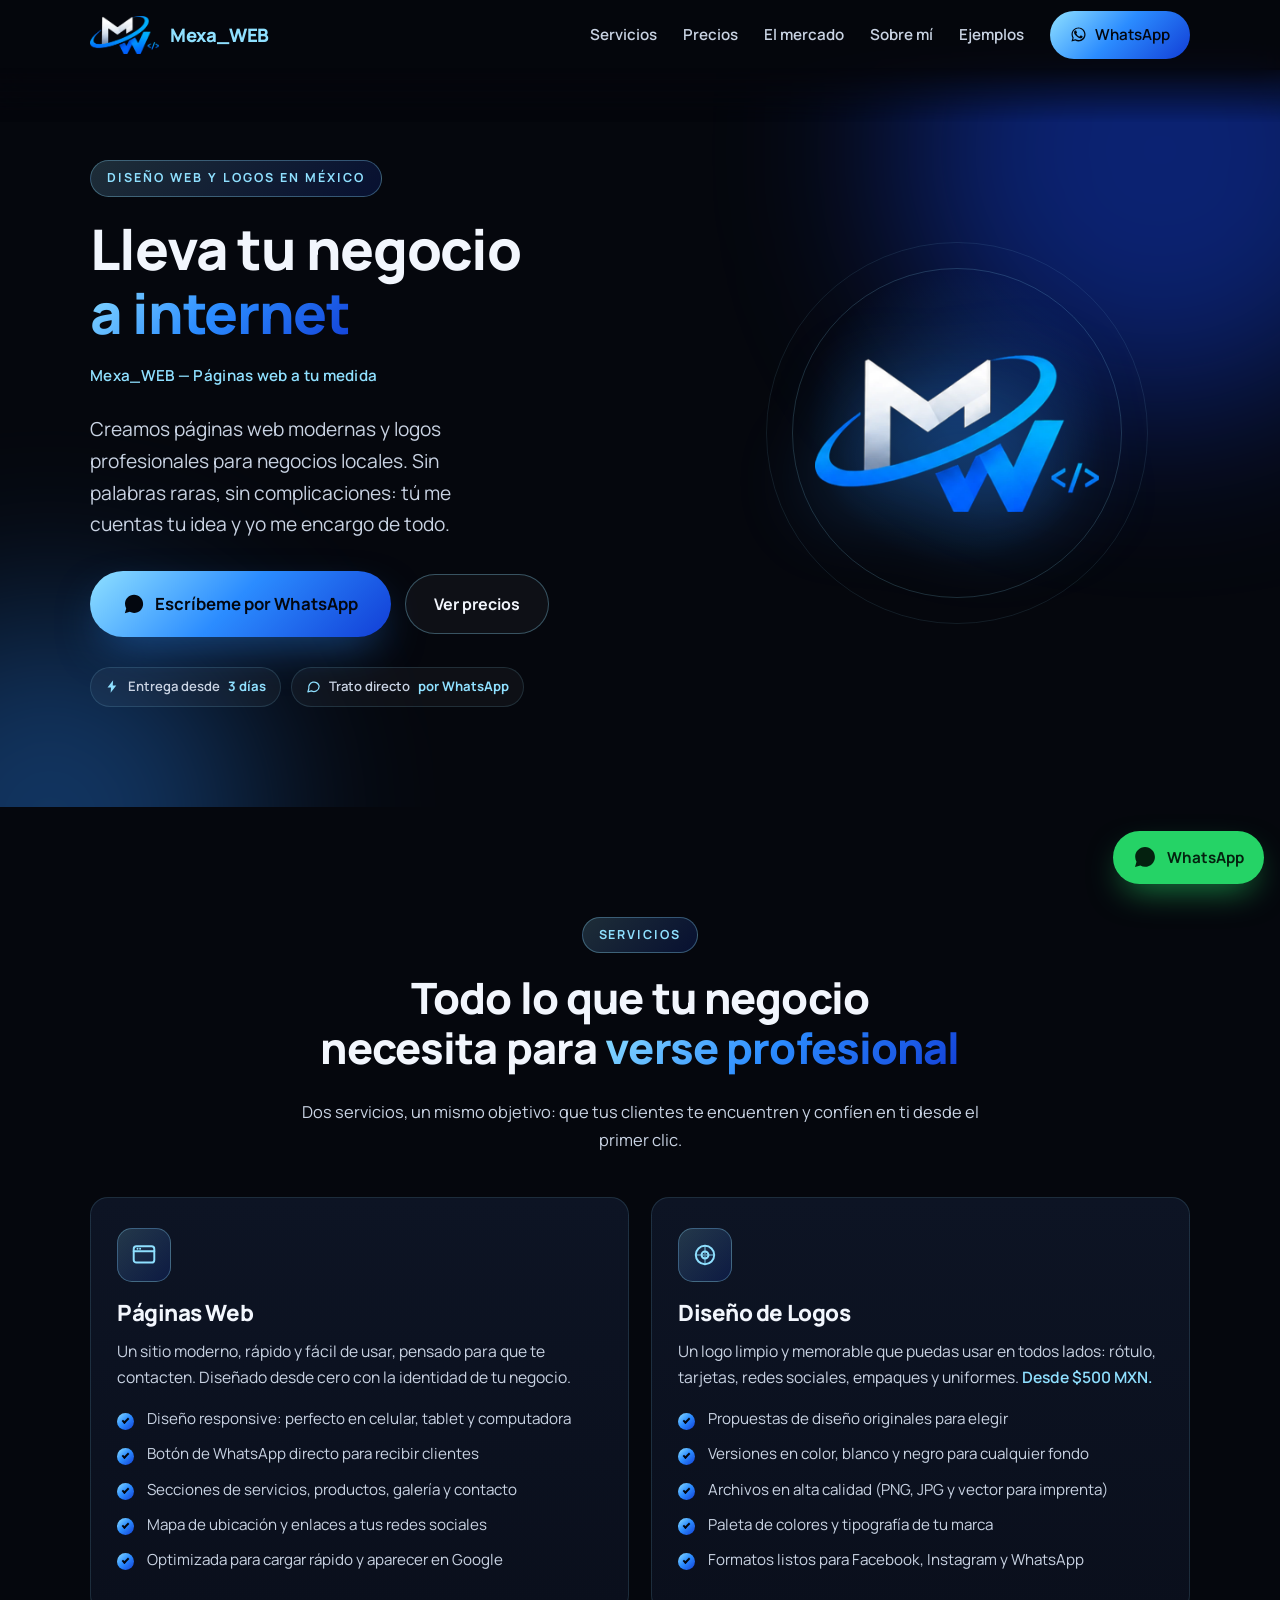
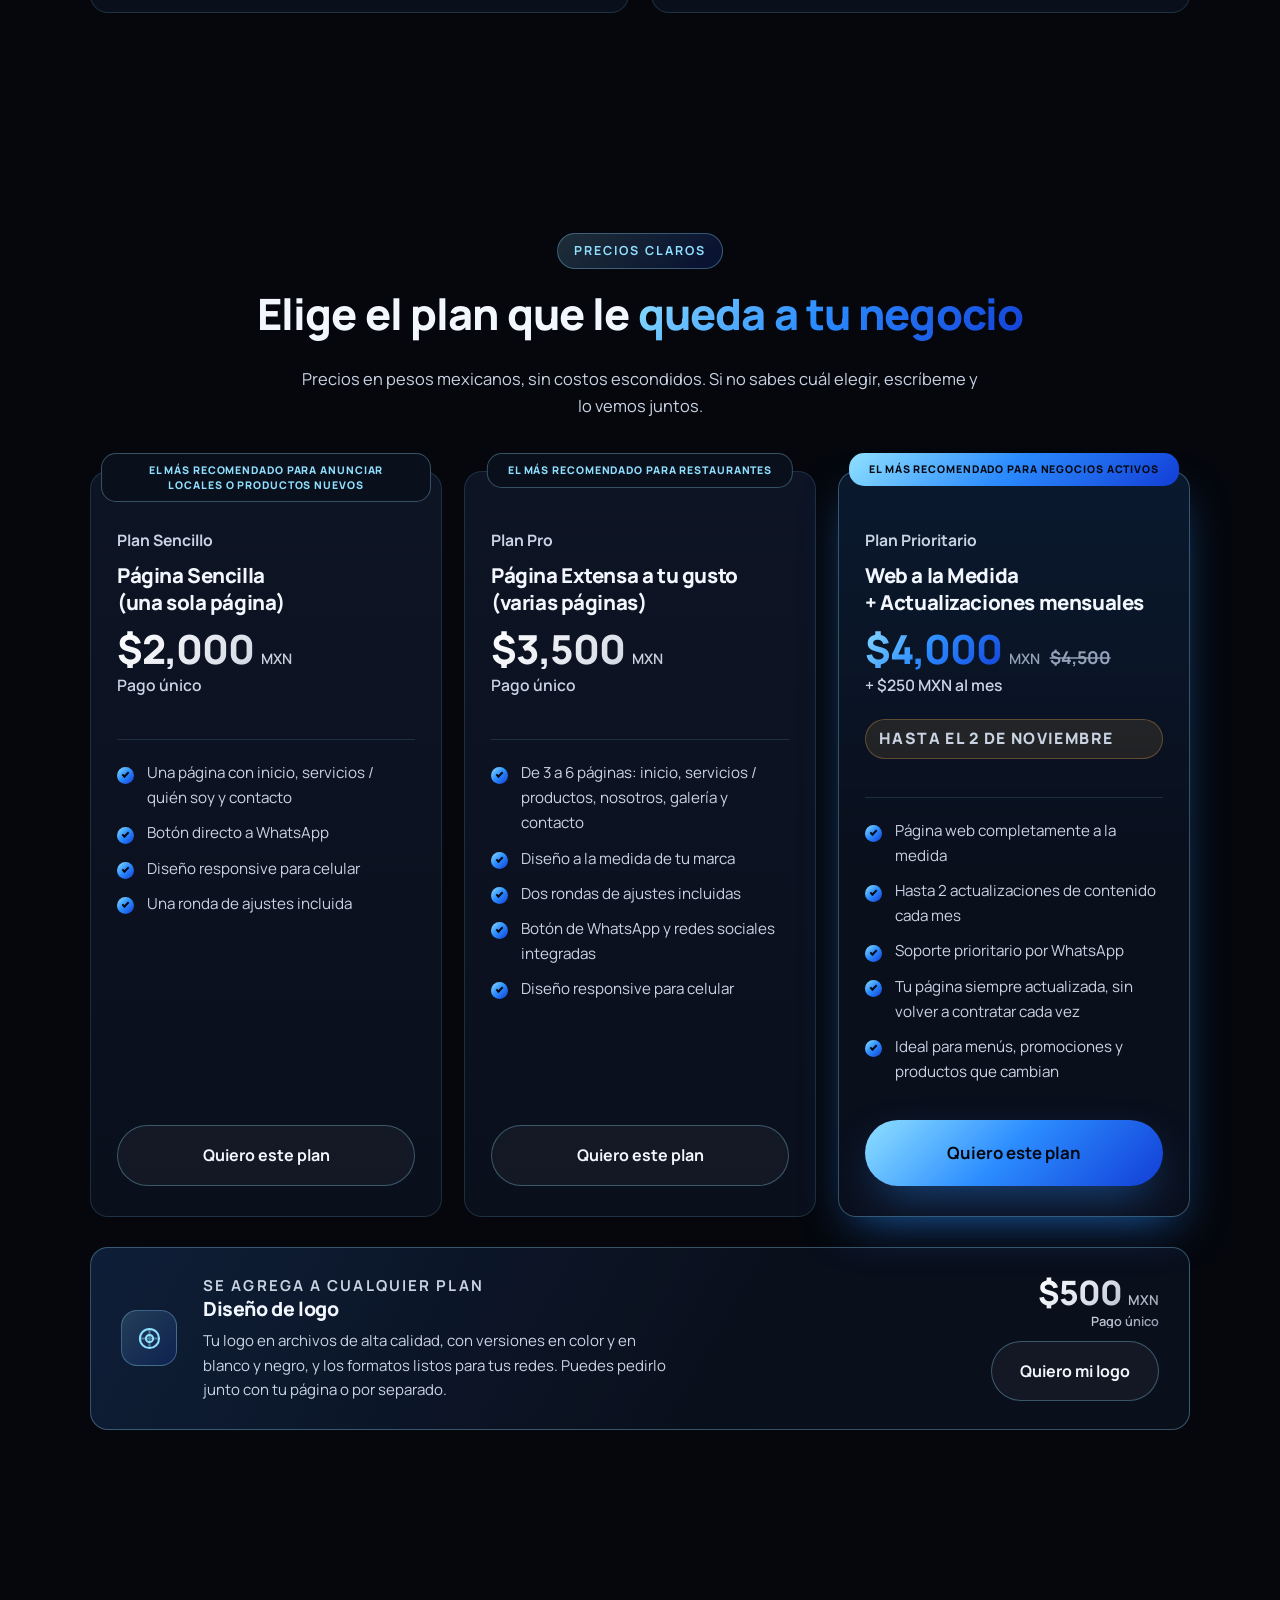
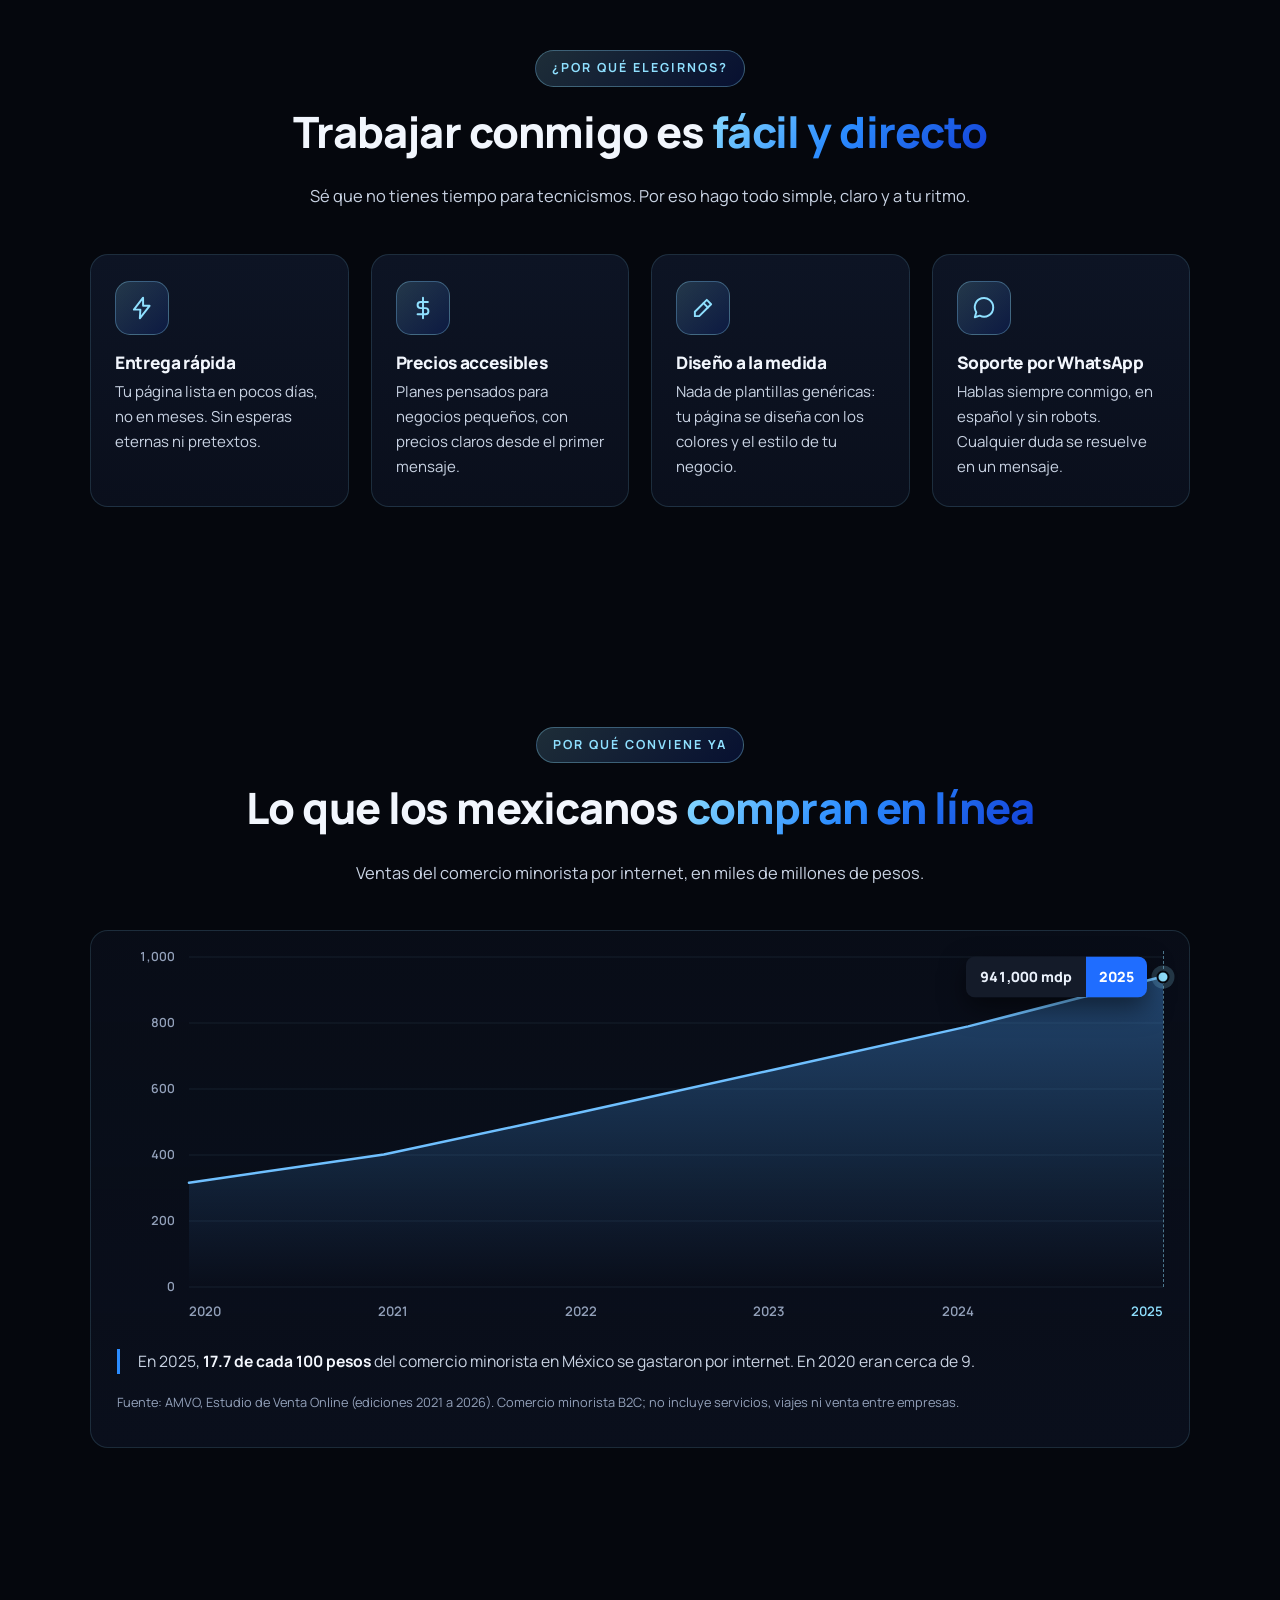
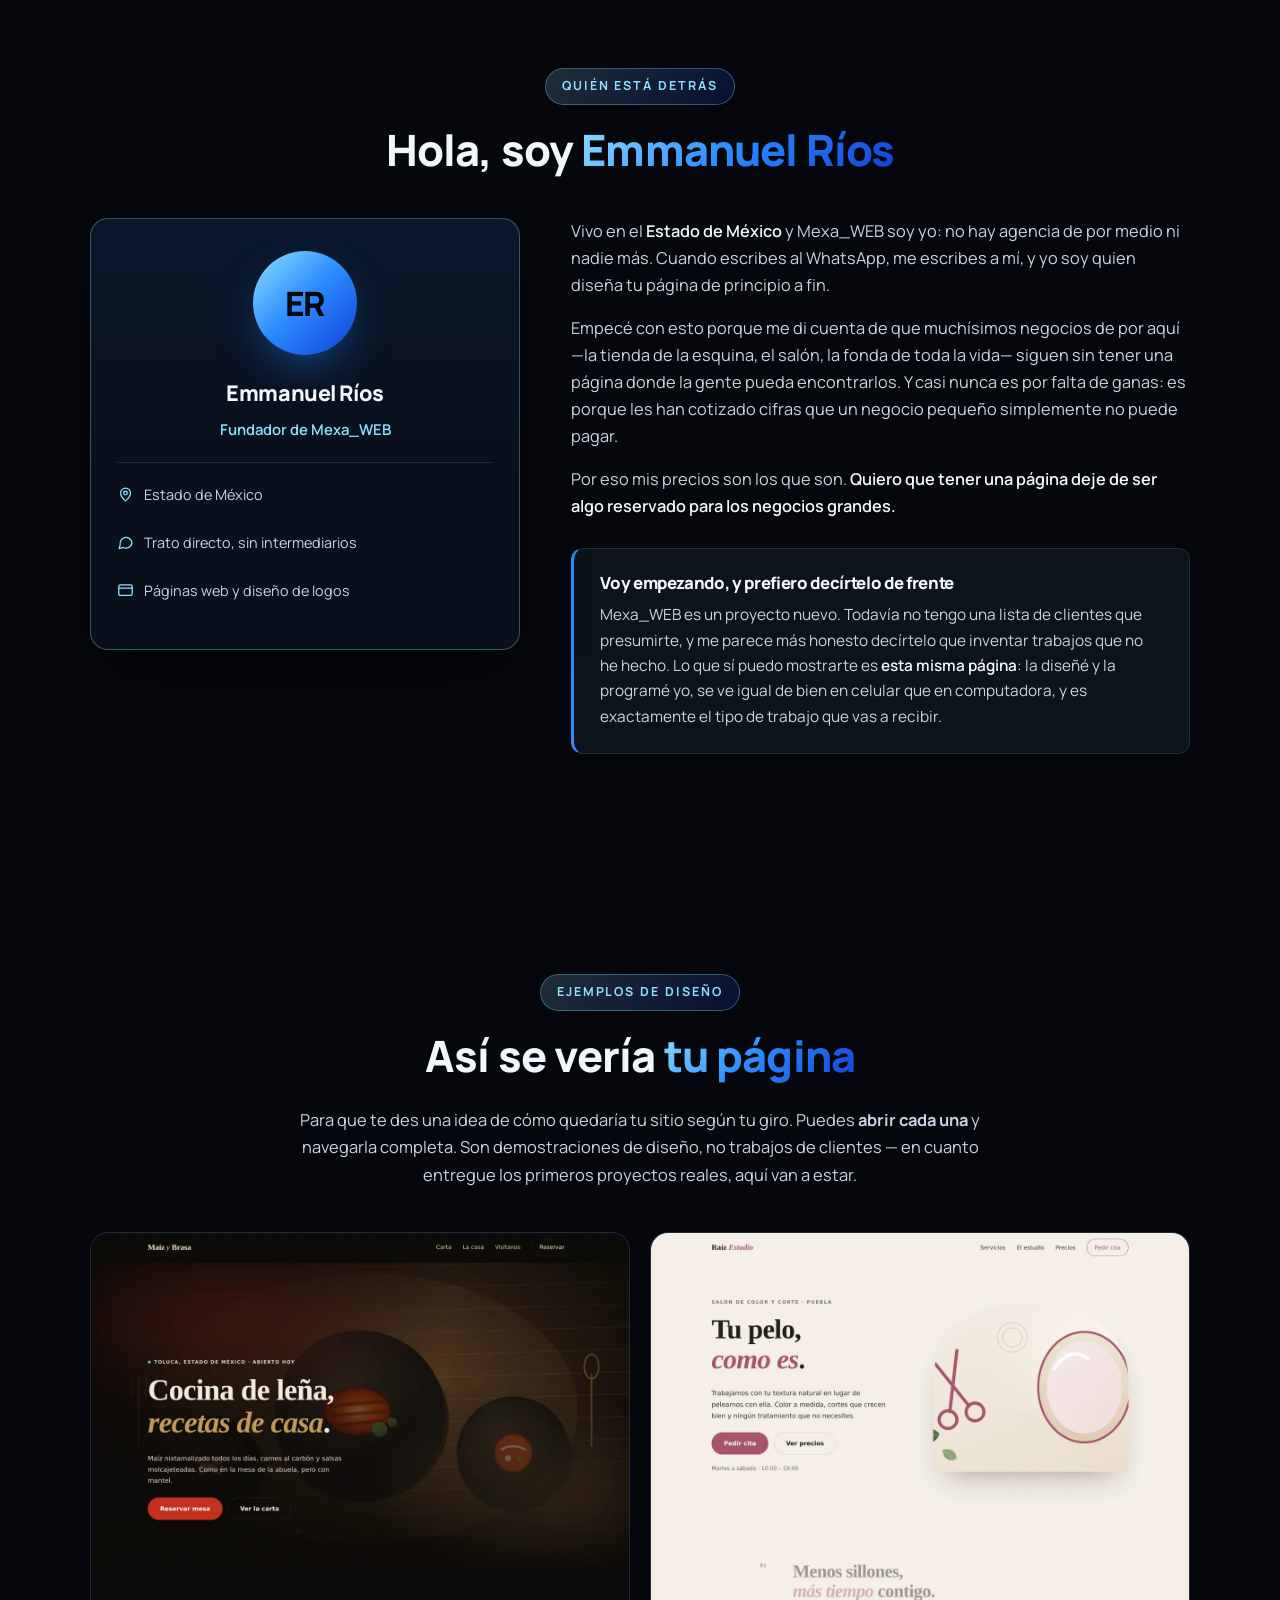
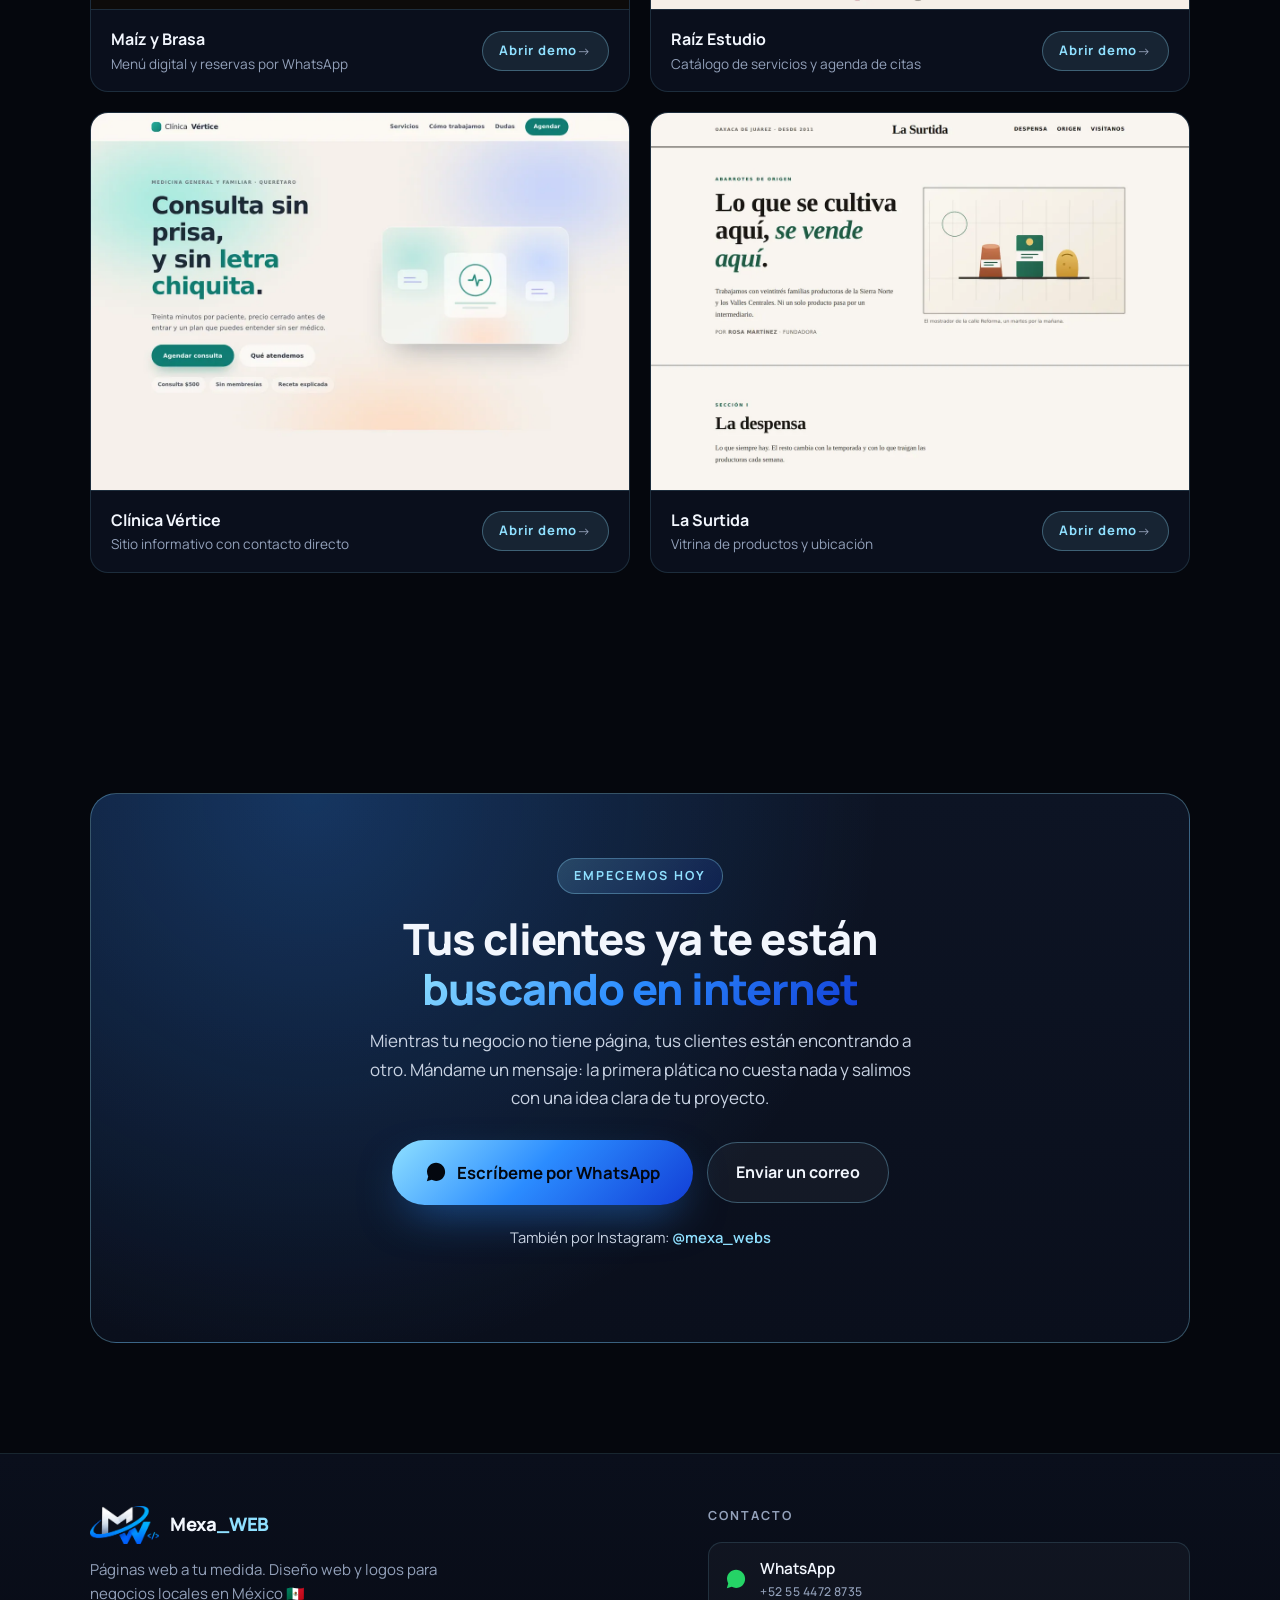
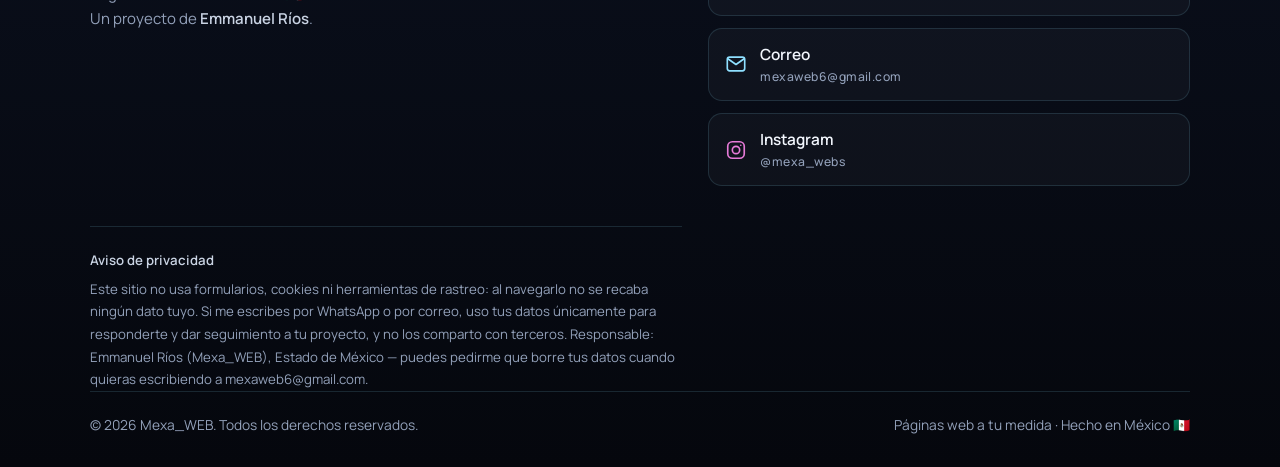
<file: index.html>
<!DOCTYPE html>
<html lang="es-MX">
<head>
<meta charset="UTF-8">
<meta name="viewport" content="width=device-width, initial-scale=1">
<script>document.documentElement.className += " js";</script>
<title>Mexa_WEB — Páginas web a tu medida | Diseño web y logos en México</title>
<meta name="description" content="Mexa_WEB crea páginas web modernas y logos profesionales para negocios locales en México. Entrega rápida, precios accesibles y soporte directo por WhatsApp. Desde $2,000 MXN.">
<meta name="theme-color" content="#05070d">
<meta name="author" content="Mexa_WEB">

<!-- Open Graph / redes sociales -->
<meta property="og:type" content="website">
<meta property="og:locale" content="es_MX">
<meta property="og:site_name" content="Mexa_WEB">
<meta property="og:title" content="Mexa_WEB — Páginas web a tu medida">
<meta property="og:description" content="Páginas web modernas y logos profesionales para negocios locales en México. Cotiza por WhatsApp.">
<meta property="og:url" content="https://mexaweb.netlify.app/">
<meta property="og:image" content="https://mexaweb.netlify.app/assets/og.png?v=20260921b">
<meta property="og:image:width" content="1200">
<meta property="og:image:height" content="630">
<meta property="og:image:alt" content="Mexa_WEB — Páginas web a tu medida">
<meta name="twitter:card" content="summary_large_image">
<meta name="twitter:title" content="Mexa_WEB — Páginas web a tu medida">
<meta name="twitter:description" content="Páginas web modernas y logos profesionales para negocios locales en México. Cotiza por WhatsApp.">
<meta name="twitter:image" content="https://mexaweb.netlify.app/assets/og.png?v=20260921b">

<meta name="robots" content="index, follow, max-image-preview:large">
<link rel="canonical" href="https://mexaweb.netlify.app/">
<link rel="icon" href="assets/favicon.png?v=20260921b" type="image/png">
<link rel="preload" as="image" href="assets/logo-mw.webp?v=20260921b" fetchpriority="high">
<link rel="apple-touch-icon" href="assets/apple-touch-icon.png?v=20260921b">

<link rel="preconnect" href="https://fonts.googleapis.com">
<link rel="preconnect" href="https://fonts.gstatic.com" crossorigin>
<link rel="stylesheet" href="https://fonts.googleapis.com/css2?family=Manrope:wght@400;500;600;700;800&display=swap">

<!-- Datos estructurados: ayuda a Google a entender el negocio y los precios -->
<script type="application/ld+json">
{
  "@context": "https://schema.org",
  "@type": "ProfessionalService",
  "@id": "https://mexaweb.netlify.app/#negocio",
  "name": "Mexa_WEB",
  "alternateName": "Mexa_WEB — Páginas web a tu medida",
  "description": "Creación de páginas web modernas y diseño de logos profesionales para negocios locales en México.",
  "url": "https://mexaweb.netlify.app/",
  "image": "https://mexaweb.netlify.app/assets/og.png",
  "logo": "https://mexaweb.netlify.app/assets/logo-mexaweb.png",
  "email": "mexaweb6@gmail.com",
  "telephone": "+525544728735",
  "priceRange": "$$",
  "inLanguage": "es-MX",
  "areaServed": { "@type": "Country", "name": "México" },
  "address": { "@type": "PostalAddress", "addressCountry": "MX" },
  "sameAs": [
    "https://instagram.com/mexa_webs",
    "https://wa.me/525544728735"
  ],
  "hasOfferCatalog": {
    "@type": "OfferCatalog",
    "name": "Planes de diseño web",
    "itemListElement": [
      { "@type": "Offer", "name": "Plan Sencillo — Página Sencilla (una sola página)",
        "price": "2000", "priceCurrency": "MXN", "availability": "https://schema.org/InStock",
        "itemOffered": { "@type": "Service", "name": "Página web de una sola página", "serviceType": "Diseño y desarrollo web" } },
      { "@type": "Offer", "name": "Plan Pro — Página Extensa a tu gusto (varias páginas)",
        "price": "3500", "priceCurrency": "MXN", "availability": "https://schema.org/InStock",
        "itemOffered": { "@type": "Service", "name": "Página web de 3 a 6 páginas", "serviceType": "Diseño y desarrollo web" } },
      { "@type": "Offer", "name": "Plan Prioritario — Web a la Medida con actualizaciones mensuales",
        "price": "4000", "priceCurrency": "MXN", "priceValidUntil": "2026-11-02", "availability": "https://schema.org/InStock",
        "itemOffered": { "@type": "Service", "name": "Página web a la medida con mantenimiento mensual", "serviceType": "Diseño web y mantenimiento" } },
      { "@type": "Offer", "name": "Diseño de logo",
        "price": "500", "priceCurrency": "MXN", "availability": "https://schema.org/InStock",
        "itemOffered": { "@type": "Service", "name": "Diseño de logo profesional", "serviceType": "Diseño de identidad visual" } }
    ]
  }
}
</script>


<style>
/* ============================================================
   Mexa_WEB — hoja de estilos
   Paleta: negro base + degradado azul claro→azul intenso + plata
   ============================================================ */
:root{
  --negro:#05070d;
  --negro-2:#0a0f1c;
  --panel:#0d1424;
  --borde:rgba(143,224,255,.14);
  --borde-fuerte:rgba(143,224,255,.32);

  --azul-claro:#8fe0ff;
  --azul:#2b8cff;
  --azul-fuerte:#123ed6;
  --grad-azul:linear-gradient(135deg,#8fe0ff 0%,#2b8cff 48%,#123ed6 100%);
  --grad-azul-suave:linear-gradient(135deg,rgba(143,224,255,.18),rgba(18,62,214,.18));

  --blanco:#f2f6fd;
  --plata:#c9d3e3;
  --gris:#93a1ba;

  --verde-wa:#25D366;

  --radio:18px;
  --radio-sm:12px;
  --max:1140px;
  --sombra:0 24px 60px -20px rgba(0,0,0,.75);
  --sombra-azul:0 18px 46px -14px rgba(43,140,255,.55);
}

*,*::before,*::after{box-sizing:border-box}


/* Foco visible para quien navega con el teclado (Tab).
   Nunca se quita el contorno: es la única pista de dónde está. */
a:focus-visible,button:focus-visible,label:focus-visible,
input:focus-visible,[tabindex]:focus-visible{
  outline:3px solid var(--azul-claro);
  outline-offset:3px;
  border-radius:6px;
}

/* Enlace "Saltar al contenido": invisible hasta que se enfoca con Tab */
.saltar{
  position:absolute;left:16px;top:-100px;z-index:200;
  padding:12px 20px;border-radius:0 0 12px 12px;
  background:var(--azul-claro);color:#03070f;
  font-weight:700;text-decoration:none;
  transition:top .18s ease;
}
.saltar:focus{top:0}
html{scroll-behavior:smooth}
body{
  margin:0;
  background:var(--negro);
  color:var(--blanco);
  font-family:'Manrope',system-ui,-apple-system,'Segoe UI',Roboto,Helvetica,Arial,sans-serif;
  font-size:17px;
  line-height:1.65;
  -webkit-font-smoothing:antialiased;
  overflow-x:hidden;
}
img,svg{max-width:100%;display:block}
a{color:var(--azul-claro);text-decoration:none}
h1,h2,h3,h4{line-height:1.15;letter-spacing:-.02em;margin:0 0 .6em;font-weight:800}
h1{font-size:clamp(2.05rem,5.4vw,3.5rem)}
h2{font-size:clamp(1.7rem,4.6vw,2.7rem)}
h3{font-size:clamp(1.15rem,2.6vw,1.4rem)}
p{margin:0 0 1em}
ul{margin:0;padding:0;list-style:none}

.contenedor{width:100%;max-width:var(--max);margin-inline:auto;padding-inline:20px}
section{position:relative;padding-block:clamp(60px,9vw,110px);scroll-margin-top:80px}
.centrado{text-align:center}

/* --- Utilidades de texto --- */
.degradado{
  background:var(--grad-azul);
  -webkit-background-clip:text;background-clip:text;
  -webkit-text-fill-color:transparent;color:transparent;
}
.plateado{
  background:linear-gradient(135deg,#ffffff,#d8dee8 45%,#8e99ab);
  -webkit-background-clip:text;background-clip:text;
  -webkit-text-fill-color:transparent;color:transparent;
}
.etiqueta{
  display:inline-flex;align-items:center;gap:8px;
  font-size:.78rem;font-weight:700;letter-spacing:.16em;text-transform:uppercase;
  color:var(--azul-claro);
  padding:7px 16px;border-radius:999px;
  background:var(--grad-azul-suave);
  border:1px solid var(--borde-fuerte);
  margin-bottom:20px;
}
.entrada{max-width:680px;margin-inline:auto;color:var(--plata);font-size:1.03rem}

/* --- Botones --- */
.btn{
  display:inline-flex;align-items:center;justify-content:center;gap:10px;
  font-family:inherit;font-weight:700;font-size:1rem;
  padding:16px 28px;border-radius:999px;border:1px solid transparent;
  cursor:pointer;text-align:center;
  transition:transform .18s ease,box-shadow .18s ease,background .18s ease,border-color .18s ease;
}
.btn:active{transform:translateY(1px)}
.btn-wa{
  background:var(--grad-azul);color:#03070f;
  box-shadow:var(--sombra-azul);
  font-size:1.05rem;padding:18px 32px;
}
.btn-wa:hover{transform:translateY(-3px);box-shadow:0 24px 56px -12px rgba(43,140,255,.7)}
.btn-wa svg{width:22px;height:22px;flex:none}
.btn-linea{
  background:rgba(255,255,255,.04);color:var(--blanco);
  border-color:var(--borde-fuerte);
}
.btn-linea:hover{border-color:var(--azul-claro);background:rgba(143,224,255,.08);transform:translateY(-3px)}
.btn-bloque{width:100%}
.acciones{display:flex;flex-wrap:wrap;gap:14px;align-items:center}
.acciones.centrado{justify-content:center}

/* --- Fondos decorativos --- */
.brillo{
  position:absolute;border-radius:50%;filter:blur(90px);
  pointer-events:none;z-index:0;opacity:.5;
}

/* ============================ HEADER ============================ */
.sitio-header{
  position:sticky;top:0;z-index:60;
  background:transparent;border-bottom:none;
}
/* Velo con desvanecido. La banda de color sólido cortaba de golpe el
   resplandor del hero y dejaba una línea dura de lado a lado. La máscara
   apaga a la vez el fondo y el desenfoque, así que el borde ya no existe:
   la barra se funde con lo que tiene debajo. */
.sitio-header::before{
  content:"";position:absolute;inset:0 0 -52px;z-index:-1;pointer-events:none;
  background:rgba(5,7,13,.82);
  backdrop-filter:blur(16px);-webkit-backdrop-filter:blur(16px);
  -webkit-mask-image:linear-gradient(to bottom,#000 0,#000 56%,rgba(0,0,0,.55) 78%,transparent 100%);
  mask-image:linear-gradient(to bottom,#000 0,#000 56%,rgba(0,0,0,.55) 78%,transparent 100%);
  transition:background .3s ease;
}
/* Filete azul que nace y muere en los extremos: un borde buscado, no un corte */
.sitio-header::after{
  content:"";position:absolute;left:0;right:0;bottom:0;height:1px;pointer-events:none;
  background:linear-gradient(90deg,transparent,rgba(143,224,255,.3) 16%,rgba(143,224,255,.42) 50%,rgba(143,224,255,.3) 84%,transparent);
  opacity:0;transition:opacity .3s ease;
}
/* Al bajar, el velo se cierra y aparece el filete */
.sitio-header.activo::before{
  inset:0;background:rgba(5,7,13,.95);
  -webkit-mask-image:none;mask-image:none;
}
.sitio-header.activo::after{opacity:1}
.barra{display:flex;align-items:center;justify-content:space-between;gap:16px;min-height:70px}
.marca{display:flex;align-items:center;gap:11px}
.marca .marca-logo{height:38px;width:auto;flex:none}
.marca-nombre{font-weight:800;font-size:1.16rem;letter-spacing:-.01em;white-space:nowrap}
.marca-nombre span{color:var(--azul-claro)}

.nav-links{display:flex;align-items:center;gap:26px}
.nav-links a{color:var(--plata);font-size:.95rem;font-weight:600}
.nav-links a:hover{color:var(--blanco)}
.nav-cta{
  display:inline-flex;align-items:center;gap:8px;
  background:var(--grad-azul);color:#03070f !important;
  padding:11px 20px;border-radius:999px;font-weight:700;font-size:.92rem;
}
.nav-cta svg{width:17px;height:17px}

.menu-btn{
  display:none;background:rgba(255,255,255,.05);border:1px solid var(--borde);
  width:46px;height:46px;border-radius:12px;cursor:pointer;padding:0;
  align-items:center;justify-content:center;
}
.menu-btn span{display:block;width:20px;height:2px;background:var(--blanco);border-radius:2px;position:relative;transition:.22s}
.menu-btn span::before,.menu-btn span::after{
  content:"";position:absolute;left:0;width:20px;height:2px;background:var(--blanco);border-radius:2px;transition:.22s;
}
.menu-btn span::before{top:-6px}
.menu-btn span::after{top:6px}
.menu-check{position:absolute;width:0;height:0;opacity:0;pointer-events:none}
.menu-check:checked ~ .menu-btn span{background:transparent}
.menu-check:checked ~ .menu-btn span::before{top:0;transform:rotate(45deg)}
.menu-check:checked ~ .menu-btn span::after{top:0;transform:rotate(-45deg)}
.menu-check:focus-visible ~ .menu-btn{outline:2px solid var(--azul-claro);outline-offset:2px}

/* ============================ HERO ============================ */
.hero{padding-block:clamp(48px,8vw,90px) clamp(56px,9vw,100px);overflow:hidden}
.hero .brillo-1{width:520px;height:520px;background:#123ed6;top:-180px;right:-140px}
.hero .brillo-2{width:420px;height:420px;background:#2b8cff;bottom:-220px;left:-160px;opacity:.35}
.hero-grid{
  position:relative;z-index:1;
  display:grid;grid-template-columns:1.1fr .9fr;gap:clamp(32px,5vw,64px);align-items:center;
}
.hero h1{margin-bottom:18px}
.hero-sub{font-size:clamp(1.02rem,2.2vw,1.2rem);color:var(--plata);max-width:34ch;margin-bottom:30px}
.hero-slogan{
  font-size:.95rem;font-weight:600;color:var(--azul-claro);letter-spacing:.02em;margin-bottom:26px;
}
.hero-nota{margin-top:18px;font-size:.88rem;color:var(--gris)}
.hero-arte{position:relative;display:grid;place-items:center}
.logo-orbita{
  width:min(330px,78vw);aspect-ratio:1;position:relative;display:grid;place-items:center;
  border-radius:50%;
  background:radial-gradient(circle at 50% 45%,rgba(43,140,255,.22),transparent 62%);
}
.logo-orbita .hero-logo{width:86%;height:auto;filter:drop-shadow(0 18px 40px rgba(43,140,255,.45))}
.anillo{
  position:absolute;inset:0;border-radius:50%;
  border:1px solid rgba(143,224,255,.18);
}
.anillo.dos{inset:-26px;border-color:rgba(143,224,255,.1)}
@media (prefers-reduced-motion:no-preference){
  .logo-orbita .hero-logo{animation:flotar 6s ease-in-out infinite}
}
@keyframes flotar{0%,100%{transform:translateY(0)}50%{transform:translateY(-12px)}}

.insignias{
  display:flex;flex-wrap:wrap;gap:10px;margin-top:30px;
}
.insignia{
  display:inline-flex;align-items:center;gap:8px;
  font-size:.82rem;font-weight:600;color:var(--plata);
  background:rgba(255,255,255,.04);border:1px solid var(--borde);
  padding:8px 14px;border-radius:999px;
}
.insignia b{color:var(--azul-claro);font-weight:700}
.insignia svg{width:15px;height:15px;flex:none}

/* Aviso del pie */
.aviso{margin-top:26px;padding-top:22px;border-top:1px solid var(--borde);font-size:.83rem;color:var(--gris);line-height:1.7;max-width:74ch}
.aviso b{color:var(--plata);font-weight:600;display:block;margin-bottom:6px}

/* ============================ TARJETAS ============================ */
.rejilla{display:grid;gap:22px}
.rejilla-2{grid-template-columns:repeat(2,1fr)}
.rejilla-3{grid-template-columns:repeat(3,1fr)}
.rejilla-4{grid-template-columns:repeat(4,1fr)}

.tarjeta{
  position:relative;
  background:linear-gradient(180deg,var(--panel),var(--negro-2));
  border:1px solid var(--borde);
  border-radius:var(--radio);
  padding:30px 26px;
  transition:transform .22s ease,border-color .22s ease,box-shadow .22s ease;
}
.tarjeta:hover{transform:translateY(-5px);border-color:var(--borde-fuerte);box-shadow:var(--sombra)}
.tarjeta-icono{
  width:54px;height:54px;border-radius:15px;display:grid;place-items:center;margin-bottom:18px;
  background:var(--grad-azul-suave);border:1px solid var(--borde-fuerte);
}
.tarjeta-icono svg{width:26px;height:26px;stroke:var(--azul-claro);fill:none;stroke-width:1.8;stroke-linecap:round;stroke-linejoin:round}
.tarjeta p{color:var(--plata);font-size:.98rem}

.lista-check li{
  position:relative;padding-left:30px;margin-bottom:10px;color:var(--plata);font-size:.95rem;
}
.lista-check li::before{
  content:"";position:absolute;left:0;top:.42em;
  width:17px;height:17px;border-radius:50%;
  background:var(--grad-azul);
}
.lista-check li::after{
  content:"";position:absolute;left:5px;top:calc(.42em + 5px);
  width:7px;height:4px;border-left:2px solid #03070f;border-bottom:2px solid #03070f;
  transform:rotate(-45deg);
}

/* ============================ PLANES ============================ */
.planes{align-items:stretch}
.plan{display:flex;flex-direction:column}
.plan-nombre{font-size:1.05rem;font-weight:700;color:var(--azul-claro);margin-bottom:8px}
.plan-titulo{font-size:1.28rem;font-weight:800;margin-bottom:14px;line-height:1.3}
.plan-precio{
  font-size:clamp(2rem,5vw,2.5rem);font-weight:800;letter-spacing:-.03em;line-height:1;margin-bottom:4px;
}
.plan-precio small{font-size:.9rem;font-weight:600;color:var(--gris);letter-spacing:0}
.plan-extra{font-size:.9rem;color:var(--azul-claro);font-weight:600;margin-bottom:20px;min-height:1.4em}
.plan hr{border:none;border-top:1px solid var(--borde);margin:20px 0}
.plan .lista-check{margin-bottom:26px}
.plan .btn{margin-top:auto}

.plan.destacado{
  border-color:var(--borde-fuerte);
  background:linear-gradient(180deg,rgba(43,140,255,.14),var(--negro-2) 55%);
  box-shadow:var(--sombra-azul);
}
.plan-cinta{
  position:absolute;top:-19px;left:50%;transform:translateX(-50%);
  width:max-content;max-width:calc(100% - 20px);
  background:var(--grad-azul);color:#03070f;
  font-size:.66rem;font-weight:800;letter-spacing:.085em;text-transform:uppercase;
  line-height:1.35;text-align:center;
  padding:9px 20px;border-radius:15px;
}
/* las tres llevan cinta, así que todas respiran arriba por igual */
.tarjeta.plan{padding-top:56px}
/* Cinta discreta para los planes que no son el recomendado: dice para quién
   es cada uno sin competir con el destacado. */
.plan-cinta.suave{
  background:var(--negro-2);color:var(--azul-claro);
  border:1px solid var(--borde-fuerte);box-shadow:none;
}
/* Precio anterior tachado. Va fuera del degradado: si estuviera dentro
   heredaría el relleno transparente y no se vería gris. */
.precio-antes{
  display:inline-block;margin-left:10px;
  font-size:1.1rem;font-weight:700;letter-spacing:0;color:var(--gris);
  text-decoration:line-through;text-decoration-thickness:2px;
  text-decoration-color:rgba(147,161,186,.75);
}
.plan-oferta{
  display:inline-flex;align-items:center;gap:7px;white-space:nowrap;
  font-size:.73rem;font-weight:800;letter-spacing:.09em;text-transform:uppercase;
  color:#ffc878;background:rgba(255,184,77,.1);border:1px solid rgba(255,184,77,.28);
  padding:6px 13px;border-radius:999px;margin-bottom:18px;
}
.nota-precios{margin-top:26px;font-size:.9rem;color:var(--gris);text-align:center}

/* Complemento de logo: banda ancha, no una cuarta tarjeta. Cuesta una cuarta
   parte de un plan y no es otro escalón del mismo servicio. */
.extra{
  margin-top:30px;display:grid;grid-template-columns:auto 1fr auto;
  gap:26px;align-items:center;padding:26px 30px;border-radius:var(--radio);
  border:1px solid var(--borde-fuerte);
  background:linear-gradient(120deg,rgba(43,140,255,.12),transparent 58%),var(--negro-2);
}
.extra-icono{
  width:56px;height:56px;flex:none;border-radius:16px;display:grid;place-items:center;
  background:var(--grad-azul-suave);border:1px solid var(--borde-fuerte);
}
.extra-icono svg{width:27px;height:27px;stroke:var(--azul-claro);fill:none;stroke-width:1.8;stroke-linecap:round;stroke-linejoin:round}
.extra-nombre{font-size:.8rem;font-weight:700;letter-spacing:.14em;text-transform:uppercase;color:var(--azul-claro);margin-bottom:7px}
.extra h3{font-size:1.22rem;margin-bottom:8px}
.extra p{font-size:.94rem;color:var(--plata);margin:0;max-width:52ch}
.extra-derecha{display:grid;gap:13px;justify-items:end;text-align:right}
.extra-precio{font-size:2.1rem;font-weight:800;letter-spacing:-.03em;line-height:1}
.extra-precio small{font-size:.85rem;font-weight:600;color:var(--gris);letter-spacing:0}
.extra-precio span{display:block;font-size:.8rem;font-weight:600;color:var(--gris);margin-top:6px;letter-spacing:0}
@media (max-width:820px){
  .extra{grid-template-columns:auto 1fr;gap:18px 20px;padding:24px;align-items:start}
  .extra-derecha{grid-column:1 / -1;justify-items:stretch;text-align:left;margin-top:4px}
  .extra-derecha .btn{width:100%}
}

/* ============================ POR QUÉ ============================ */
.beneficio{padding:26px 24px}
.beneficio h3{font-size:1.08rem;margin-bottom:8px}
.beneficio p{font-size:.94rem;margin:0}

/* ============================ GRÁFICA ============================ */
.gfc{margin:0;border:1px solid var(--borde);border-radius:var(--radio);
  background:linear-gradient(180deg,rgba(10,16,28,.72),var(--negro-2));padding:26px 26px 22px}
.gfc-cuerpo{display:grid;grid-template-columns:auto 1fr;gap:14px}
.gfc-eje{position:relative;width:58px;height:330px}
.gfc-eje span{position:absolute;right:0;transform:translateY(-50%);
  font-size:.78rem;font-weight:600;color:var(--gris);font-variant-numeric:tabular-nums}
.gfc-plot{position:relative;height:330px;overflow:visible}
.gfc-plot svg{width:100%;height:100%;display:block;overflow:visible}
.gfc-cruceta{position:absolute;top:-6px;bottom:0;width:0;
  border-left:1px dashed rgba(143,224,255,.5)}
.gfc-punto{position:absolute;width:13px;height:13px;border-radius:50%;
  background:var(--azul-claro);border:2px solid var(--negro);transform:translate(-50%,-50%);
  box-shadow:0 0 0 5px rgba(143,224,255,.2)}
.gfc-globo{position:absolute;display:flex;transform:translate(-100%,-50%);
  border-radius:9px;overflow:hidden;white-space:nowrap;box-shadow:0 10px 26px rgba(0,0,0,.5)}
.gfc-globo b{background:#141b29;color:#eaf1fb;font-size:.88rem;font-weight:800;
  padding:9px 14px;font-variant-numeric:tabular-nums}
.gfc-globo i{background:#1f6dff;color:#fff;font-style:normal;font-size:.88rem;
  font-weight:800;padding:9px 13px}
.gfc-anios{display:flex;justify-content:space-between;margin:14px 0 0 72px}
.gfc-anios span{font-size:.82rem;font-weight:600;color:var(--gris)}
.gfc-anios span:last-child{color:var(--azul-claro)}
.gfc-nota{margin-top:26px;font-size:.98rem;color:var(--plata);line-height:1.6;
  padding-left:18px;border-left:3px solid var(--azul)}
.gfc-nota b{color:var(--blanco);font-weight:700}
.gfc-fuente{margin-top:18px;font-size:.8rem;color:var(--gris);line-height:1.6}
@media (max-width:680px){
  .gfc{padding:18px 16px 16px}
  .gfc-eje{width:42px;height:250px}
  .gfc-eje span{font-size:.68rem}
  .gfc-plot{height:250px}
  .gfc-anios{margin-left:56px}
  .gfc-anios span{font-size:.7rem}
  .gfc-globo b,.gfc-globo i{font-size:.74rem;padding:7px 10px}
}

/* ============================ SOBRE MÍ ============================ */
.sobre-grid{display:grid;grid-template-columns:.82fr 1.18fr;gap:clamp(28px,4vw,56px);align-items:start}
.persona{
  position:sticky;top:96px;
  background:linear-gradient(180deg,rgba(43,140,255,.13),var(--negro-2) 60%);
  border:1px solid var(--borde-fuerte);border-radius:var(--radio);
  padding:32px 26px;text-align:center;box-shadow:var(--sombra);
}
.persona-avatar{
  width:104px;height:104px;margin:0 auto 20px;border-radius:50%;
  display:grid;place-items:center;
  background:var(--grad-azul);color:#03070f;
  font-size:2.1rem;font-weight:800;letter-spacing:-.04em;
  box-shadow:var(--sombra-azul);
}
.persona-nombre{font-size:1.35rem;font-weight:800;letter-spacing:-.02em;margin-bottom:6px}
.persona-rol{font-size:.93rem;color:var(--azul-claro);font-weight:600;margin-bottom:18px}
.persona-datos{display:grid;gap:10px;text-align:left;margin-top:20px;padding-top:20px;border-top:1px solid var(--borde)}
.persona-dato{display:flex;align-items:center;gap:10px;font-size:.9rem;color:var(--plata)}
.persona-dato svg{width:17px;height:17px;flex:none;stroke:var(--azul-claro);fill:none;stroke-width:1.8;stroke-linecap:round;stroke-linejoin:round}
.sobre-texto p{color:var(--plata);font-size:1.02rem;max-width:62ch}
.sobre-texto p strong{color:var(--blanco);font-weight:600}
.nota-honesta{
  margin-top:28px;padding:24px 26px;border-radius:var(--radio-sm);
  background:rgba(143,224,255,.055);border:1px solid var(--borde);
  border-left:3px solid var(--azul);
}
.nota-honesta h3{font-size:1.05rem;margin-bottom:10px}
.nota-honesta p{font-size:.96rem;margin:0}

/* ============================ GALERÍA ============================ */
.galeria{display:grid;gap:20px;grid-template-columns:repeat(2,1fr)}
.proyecto{
  position:relative;overflow:hidden;border-radius:var(--radio);
  border:1px solid var(--borde);background:var(--negro-2);
  transition:transform .25s ease,border-color .25s ease,box-shadow .25s ease;
}
.proyecto:hover{transform:translateY(-5px);border-color:var(--borde-fuerte);box-shadow:var(--sombra)}
.proyecto img,.proyecto .proyecto-img{display:block;width:100%;height:auto;aspect-ratio:10/7;object-fit:cover}
.proyecto-pie{
  display:flex;align-items:center;justify-content:space-between;gap:12px;
  padding:16px 20px;border-top:1px solid var(--borde);
}
.proyecto-pie strong{font-size:1rem;font-weight:700}
.proyecto-pie span{font-size:.85rem;color:var(--gris);display:block;font-weight:400}
.proyecto{position:relative}
.proyecto-link{
  flex:none;display:inline-flex;align-items:center;
  font-size:.82rem;font-weight:700;letter-spacing:.06em;
  color:var(--azul-claro);white-space:nowrap;
  padding:8px 16px;border-radius:999px;
  background:rgba(143,224,255,.10);border:1px solid var(--borde-fuerte);
  transition:background .2s ease,color .2s ease,transform .2s ease;
}
/* El enlace cubre la tarjeta entera para que se pueda tocar en cualquier punto */
.proyecto-link::after{content:"";position:absolute;inset:0;border-radius:inherit}
.proyecto:hover .proyecto-link{background:var(--grad-azul);color:#03070f;border-color:transparent}
.proyecto:hover .proyecto-img{transform:scale(1.03)}
.proyecto-img{transition:transform .45s ease}
.proyecto-tipo{
  font-size:.72rem;font-weight:700;letter-spacing:.1em;text-transform:uppercase;
  color:var(--azul-claro);white-space:nowrap;
}

/* ============================ CTA FINAL ============================ */
.cta-final{position:relative;overflow:hidden}
.cta-caja{
  position:relative;z-index:1;
  border:1px solid var(--borde-fuerte);border-radius:26px;
  background:
    radial-gradient(circle at 20% 0%,rgba(43,140,255,.28),transparent 55%),
    linear-gradient(180deg,var(--panel),var(--negro-2));
  padding:clamp(36px,6vw,64px) clamp(22px,5vw,56px);
  text-align:center;
}
.cta-caja h2{margin-bottom:14px}
.cta-caja p{color:var(--plata);max-width:56ch;margin-inline:auto;margin-bottom:28px}
.cta-secundario{margin-top:20px;font-size:.92rem;color:var(--gris)}
.cta-secundario a{font-weight:600}

/* ============================ FOOTER ============================ */
.sitio-footer{
  border-top:1px solid var(--borde);
  background:linear-gradient(180deg,var(--negro-2),var(--negro));
  padding-block:52px 30px;
}
.footer-grid{
  display:grid;grid-template-columns:1.2fr 1fr;gap:40px;align-items:start;margin-bottom:40px;
}
.footer-marca .marca{margin-bottom:14px}
.footer-marca p{color:var(--gris);font-size:.94rem;max-width:42ch;margin:0}
.footer-titulo{
  font-size:.78rem;font-weight:700;letter-spacing:.16em;text-transform:uppercase;
  color:var(--gris);margin-bottom:16px;
}
.contactos{display:grid;gap:12px}
.contacto{
  display:flex;align-items:center;gap:13px;
  padding:13px 16px;border-radius:14px;
  background:rgba(255,255,255,.03);border:1px solid var(--borde);
  color:var(--blanco);font-weight:600;font-size:.96rem;
  transition:border-color .2s ease,background .2s ease,transform .2s ease;
}
.contacto:hover{border-color:var(--borde-fuerte);background:rgba(143,224,255,.07);transform:translateX(3px)}
.contacto svg{width:22px;height:22px;flex:none}
.contacto small{display:block;font-size:.76rem;font-weight:500;color:var(--gris);letter-spacing:.04em}
.footer-legal{
  border-top:1px solid var(--borde);padding-top:22px;
  display:flex;flex-wrap:wrap;gap:10px;justify-content:space-between;align-items:center;
  font-size:.86rem;color:var(--gris);
}

/* ============================ WHATSAPP FLOTANTE ============================ */
.wa-flotante{
  position:fixed;right:16px;bottom:16px;z-index:70;
  display:inline-flex;align-items:center;gap:10px;
  background:var(--verde-wa);color:#04210f;
  font-weight:700;font-size:.95rem;
  padding:14px 20px;border-radius:999px;
  box-shadow:0 14px 34px -10px rgba(37,211,102,.65);
  transition:transform .18s ease,opacity .25s ease;
}
.wa-flotante:hover{transform:translateY(-3px)}
.wa-flotante svg{width:24px;height:24px;flex:none}

/* ============================ ANIMACIÓN AL SCROLL ============================ */
@media (prefers-reduced-motion:no-preference){
  /* Solo se ocultan cuando el navegador ejecuta JavaScript (clase .js en <html>).
     Si el JS está apagado o falla, el contenido se ve siempre. */
  .js .revelar{opacity:0;transform:translateY(22px);transition:opacity .6s ease,transform .6s ease}
  .js .revelar.visible{opacity:1;transform:none}
}

/* ============================ RESPONSIVE ============================ */
@media (max-width:960px){
  .hero-grid{grid-template-columns:1fr;text-align:center}
  .logo-orbita{width:min(260px,60vw)}
  .hero .brillo-1{width:340px;height:340px;top:-140px;right:-110px;opacity:.38}
  .hero .brillo-2{width:280px;height:280px;opacity:.22}
  .anillo.dos{inset:-16px}
  .hero-sub{max-width:none;margin-inline:auto}
  .hero .acciones,.hero .insignias{justify-content:center}
  .hero-arte{order:-1}
  .rejilla-4{grid-template-columns:repeat(2,1fr)}
  .rejilla-3{grid-template-columns:1fr}
  .plan.destacado{order:-1}
  .sobre-grid{grid-template-columns:1fr}
  .persona{position:static;max-width:380px;margin-inline:auto}
  .footer-grid{grid-template-columns:1fr}
}
@media (max-width:820px){
  .nav-links{
    position:absolute;top:100%;left:0;right:0;
    flex-direction:column;align-items:stretch;gap:4px;
    background:rgba(8,11,20,.98);
    backdrop-filter:blur(14px);-webkit-backdrop-filter:blur(14px);
    border-bottom:1px solid var(--borde);
    padding:14px 20px 22px;
    display:none;
  }
  .menu-check:checked ~ .nav-links{display:flex}
  .nav-links a{padding:12px 4px;font-size:1rem;border-bottom:1px solid rgba(255,255,255,.05)}
  .nav-cta{justify-content:center;margin-top:12px;border-bottom:none !important}
  .menu-btn{display:flex}
}
@media (max-width:680px){
  body{font-size:16px}
  /* Botón flotante compacto: solo icono, para no tapar el contenido */
  .wa-flotante{
    right:12px;bottom:12px;
    padding:0;width:56px;height:56px;
    justify-content:center;border-radius:50%;gap:0;
  }
  .wa-flotante .wa-texto{display:none}
  .etiqueta{font-size:.72rem;letter-spacing:.1em;padding:7px 14px}
  .rejilla-2,.rejilla-4,.galeria{grid-template-columns:1fr}
  .tarjeta{padding:26px 22px}
  .btn{width:100%}
  .acciones{flex-direction:column;align-items:stretch}
  .footer-legal{justify-content:center;text-align:center}
}
/* ============================ CANTO DE LOS BOTONES ============================
   Estos elementos llevan un borde transparente sobre un degradado. Por
   omisión el degradado se mide hasta el relleno pero se pinta hasta el borde,
   así que en ese milímetro daba la vuelta y asomaba su color inicial: se veía
   un hilo azul claro en el canto. Midiéndolo hasta el borde, desaparece.
   Tiene que ir al final: la abreviatura `background:` reinicia esta propiedad. */
.btn,.nav-cta,.proyecto-link,.plan-cinta{background-origin:border-box}

/* Nada de recuadros al arrastrar. Se ataca por dos vías porque solo
   recolorear la selección no bastaba:
   1) el texto deja de poder seleccionarse, así no hay nada que pintar;
   2) y si aun así algo se selecciona, se pinta transparente.
   Los datos de contacto y los precios sí se pueden copiar. */
body{-webkit-user-select:none;-moz-user-select:none;user-select:none;
     -webkit-tap-highlight-color:transparent}
.contacto,.contacto *,.persona-dato,.aviso,.plan-precio,.extra-precio,
.marca-nombre,.footer-legal{
  -webkit-user-select:text;-moz-user-select:text;user-select:text;
}
::selection{background-color:transparent;color:inherit;text-shadow:none}
::-moz-selection{background-color:transparent;color:inherit;text-shadow:none}
</style>
</head>
<body>

<a class="saltar" href="#inicio">Saltar al contenido</a>

<!-- ====================== HEADER ====================== -->
<header class="sitio-header" id="header">
  <div class="contenedor barra">
    <a class="marca" href="#inicio" aria-label="Mexa_WEB — Inicio">
      <img class="marca-logo" src="assets/logo-mw.webp?v=20260921b" alt="Logo de Mexa_WEB: monograma M plateada y W azul atravesado por una órbita azul" width="640" height="354">
      <span class="marca-nombre">Mexa<span>_WEB</span></span>
    </a>

    <!-- La casilla abre el menú solo con CSS; el JS únicamente refina el detalle -->
    <input class="menu-check" type="checkbox" id="menuToggle">
    <label class="menu-btn" id="menuBtn" for="menuToggle" role="button" tabindex="0"
           aria-label="Abrir menú" aria-expanded="false" aria-controls="navLinks">
      <span></span>
    </label>

    <nav class="nav-links" id="navLinks" aria-label="Navegación principal">
      <a href="#servicios">Servicios</a>
      <a href="#planes">Precios</a>
      <a href="#mercado">El mercado</a>
      <a href="#sobre-mi">Sobre mí</a>
      <a href="#portafolio">Ejemplos</a>
      <a class="nav-cta" href="https://wa.me/525544728735?text=Hola%20Mexa_WEB%2C%20quiero%20informaci%C3%B3n%20sobre%20una%20p%C3%A1gina%20web" target="_blank" rel="noopener">
        <svg viewBox="0 0 24 24" fill="currentColor" aria-hidden="true"><path d="M17.47 14.38c-.3-.15-1.76-.87-2.03-.97-.27-.1-.47-.15-.67.15-.2.3-.77.97-.95 1.17-.17.2-.35.22-.65.07-.3-.15-1.32-.49-2.51-1.55-.93-.83-1.56-1.85-1.74-2.15-.17-.3-.02-.46.13-.61.15-.15.3-.35.45-.52.15-.17.2-.3.3-.5.1-.2.05-.37-.02-.52-.07-.15-.67-1.62-.92-2.21-.24-.58-.49-.5-.67-.51h-.57c-.2 0-.52.07-.79.37-.27.3-1.04 1.02-1.04 2.48s1.06 2.88 1.21 3.08c.15.2 2.09 3.32 5.07 4.53 2.98 1.21 2.98.8 3.52.75.54-.05 1.76-.72 2.01-1.41.25-.7.25-1.29.17-1.42-.07-.12-.27-.2-.57-.35z"/><path d="M12.04 2C6.6 2 2.18 6.42 2.18 11.86c0 1.74.46 3.44 1.32 4.93L2 22l5.37-1.41c1.44.79 3.06 1.2 4.71 1.2h.01c5.43 0 9.85-4.42 9.85-9.86C21.94 6.42 17.47 2 12.04 2zm0 17.93h-.01c-1.48 0-2.93-.4-4.2-1.15l-.3-.18-3.12.82.83-3.04-.2-.31a8.13 8.13 0 01-1.25-4.34c0-4.51 3.67-8.18 8.19-8.18 2.19 0 4.24.85 5.79 2.4a8.13 8.13 0 012.39 5.79c0 4.52-3.67 8.19-8.12 8.19z"/></svg>
        WhatsApp
      </a>
    </nav>
  </div>
</header>

<main id="inicio">

  <!-- ====================== HERO ====================== -->
  <section class="hero">
    <div class="brillo brillo-1"></div>
    <div class="brillo brillo-2"></div>

    <div class="contenedor hero-grid">
      <div>
        <span class="etiqueta">Diseño web y logos en México</span>
        <h1>Lleva tu negocio<br><span class="degradado">a internet</span></h1>
        <p class="hero-slogan">Mexa_WEB — Páginas web a tu medida</p>
        <p class="hero-sub">
          Creamos páginas web modernas y logos profesionales para negocios locales.
          Sin palabras raras, sin complicaciones: tú me cuentas tu idea y yo me encargo de todo.
        </p>

        <div class="acciones">
          <a class="btn btn-wa" href="https://wa.me/525544728735?text=Hola%20Mexa_WEB%2C%20quiero%20una%20p%C3%A1gina%20web%20para%20mi%20negocio.%20%C2%BFMe%20puedes%20dar%20informaci%C3%B3n%3F" target="_blank" rel="noopener">
            <svg viewBox="0 0 24 24" fill="currentColor" aria-hidden="true"><path d="M12.04 2C6.6 2 2.18 6.42 2.18 11.86c0 1.74.46 3.44 1.32 4.93L2 22l5.37-1.41c1.44.79 3.06 1.2 4.71 1.2h.01c5.43 0 9.85-4.42 9.85-9.86C21.94 6.42 17.47 2 12.04 2zm5.43 12.38c-.3-.15-1.76-.87-2.03-.97-.27-.1-.47-.15-.67.15-.2.3-.77.97-.95 1.17-.17.2-.35.22-.65.07-.3-.15-1.32-.49-2.51-1.55-.93-.83-1.56-1.85-1.74-2.15-.17-.3-.02-.46.13-.61.15-.15.3-.35.45-.52.15-.17.2-.3.3-.5.1-.2.05-.37-.02-.52-.07-.15-.67-1.62-.92-2.21-.24-.58-.49-.5-.67-.51h-.57c-.2 0-.52.07-.79.37-.27.3-1.04 1.02-1.04 2.48s1.06 2.88 1.21 3.08c.15.2 2.09 3.32 5.07 4.53 2.98 1.21 2.98.8 3.52.75.54-.05 1.76-.72 2.01-1.41.25-.7.25-1.29.17-1.42-.07-.12-.27-.2-.57-.35z"/></svg>
            Escríbeme por WhatsApp
          </a>
          <a class="btn btn-linea" href="#planes">Ver precios</a>
        </div>

        <ul class="insignias">
          <li class="insignia"><svg viewBox="0 0 24 24" fill="#8fe0ff" aria-hidden="true"><path d="M13 2 4 13.6h5.6L9 22l9-11.8h-5.6z"/></svg> Entrega desde <b>3 días</b></li>
          <li class="insignia"><svg viewBox="0 0 24 24" fill="none" stroke="#8fe0ff" stroke-width="2" stroke-linecap="round" stroke-linejoin="round" aria-hidden="true"><path d="M21 11.5a8.4 8.4 0 0 1-12.3 7.5L3 20.5l1.5-5.2A8.4 8.4 0 1 1 21 11.5z"/></svg> Trato directo <b>por WhatsApp</b></li>
        </ul>
      </div>

      <div class="hero-arte">
        <div class="logo-orbita">
          <span class="anillo"></span>
          <span class="anillo dos"></span>
          <img class="hero-logo" src="assets/logo-mw.webp?v=20260921b" alt="Logo de Mexa_WEB: monograma M plateada y W azul atravesado por una órbita azul" width="640" height="354" fetchpriority="high">
        </div>
      </div>
    </div>
  </section>

  <!-- ====================== SERVICIOS ====================== -->
  <section id="servicios">
    <div class="contenedor">
      <div class="centrado revelar">
        <span class="etiqueta">Servicios</span>
        <h2>Todo lo que tu negocio<br>necesita para <span class="degradado">verse profesional</span></h2>
        <p class="entrada">Dos servicios, un mismo objetivo: que tus clientes te encuentren y confíen en ti desde el primer clic.</p>
      </div>

      <div class="rejilla rejilla-2" style="margin-top:44px">
        <article class="tarjeta revelar">
          <div class="tarjeta-icono">
            <svg viewBox="0 0 24 24" aria-hidden="true"><rect x="2.5" y="4" width="19" height="15" rx="2.5"/><path d="M2.5 8.5h19M6 6.2h.01M8.4 6.2h.01"/></svg>
          </div>
          <h3>Páginas Web</h3>
          <p>Un sitio moderno, rápido y fácil de usar, pensado para que te contacten. Diseñado desde cero con la identidad de tu negocio.</p>
          <ul class="lista-check">
            <li>Diseño responsive: perfecto en celular, tablet y computadora</li>
            <li>Botón de WhatsApp directo para recibir clientes</li>
            <li>Secciones de servicios, productos, galería y contacto</li>
            <li>Mapa de ubicación y enlaces a tus redes sociales</li>
            <li>Optimizada para cargar rápido y aparecer en Google</li>
          </ul>
        </article>

        <article class="tarjeta revelar">
          <div class="tarjeta-icono">
            <svg viewBox="0 0 24 24" aria-hidden="true"><circle cx="12" cy="12" r="8.5"/><path d="M12 3.5v17M3.5 12h17" opacity=".45"/><circle cx="12" cy="12" r="3.2"/></svg>
          </div>
          <h3>Diseño de Logos</h3>
          <p>Un logo limpio y memorable que puedas usar en todos lados: rótulo, tarjetas, redes sociales, empaques y uniformes. <strong style="color:var(--azul-claro);font-weight:600">Desde $500 MXN.</strong></p>
          <ul class="lista-check">
            <li>Propuestas de diseño originales para elegir</li>
            <li>Versiones en color, blanco y negro para cualquier fondo</li>
            <li>Archivos en alta calidad (PNG, JPG y vector para imprenta)</li>
            <li>Paleta de colores y tipografía de tu marca</li>
            <li>Formatos listos para Facebook, Instagram y WhatsApp</li>
          </ul>
        </article>
      </div>
    </div>
  </section>

  <!-- ====================== PLANES / PRECIOS ====================== -->
  <section id="planes">
    <div class="contenedor">
      <div class="centrado revelar">
        <span class="etiqueta">Precios claros</span>
        <h2>Elige el plan que le <span class="degradado">queda a tu negocio</span></h2>
        <p class="entrada">Precios en pesos mexicanos, sin costos escondidos. Si no sabes cuál elegir, escríbeme y lo vemos juntos.</p>
      </div>

      <div class="rejilla rejilla-3 planes" style="margin-top:52px">

        <article class="tarjeta plan revelar">
          <span class="plan-cinta suave">El más recomendado para anunciar locales o productos nuevos</span>
          <p class="plan-nombre">Plan Sencillo</p>
          <h3 class="plan-titulo">Página Sencilla<br>(una sola página)</h3>
          <div class="plan-precio plateado">$2,000 <small>MXN</small></div>
          <p class="plan-extra">Pago único</p>
          <hr>
          <ul class="lista-check">
            <li>Una página con inicio, servicios / quién soy y contacto</li>
            <li>Botón directo a WhatsApp</li>
            <li>Diseño responsive para celular</li>
            <li>Una ronda de ajustes incluida</li>
          </ul>
          <a class="btn btn-linea btn-bloque" href="https://wa.me/525544728735?text=Hola%20Mexa_WEB%2C%20me%20interesa%20el%20Plan%20Sencillo%20de%20%242%2C000%20MXN" target="_blank" rel="noopener">Quiero este plan</a>
        </article>

        <article class="tarjeta plan revelar">
          <span class="plan-cinta suave">El más recomendado para restaurantes</span>
          <p class="plan-nombre">Plan Pro</p>
          <h3 class="plan-titulo">Página Extensa a tu gusto<br>(varias páginas)</h3>
          <div class="plan-precio plateado">$3,500 <small>MXN</small></div>
          <p class="plan-extra">Pago único</p>
          <hr>
          <ul class="lista-check">
            <li>De 3 a 6 páginas: inicio, servicios / productos, nosotros, galería y contacto</li>
            <li>Diseño a la medida de tu marca</li>
            <li>Dos rondas de ajustes incluidas</li>
            <li>Botón de WhatsApp y redes sociales integradas</li>
            <li>Diseño responsive para celular</li>
          </ul>
          <a class="btn btn-linea btn-bloque" href="https://wa.me/525544728735?text=Hola%20Mexa_WEB%2C%20me%20interesa%20el%20Plan%20Pro%20de%20%243%2C500%20MXN" target="_blank" rel="noopener">Quiero este plan</a>
        </article>

        <article class="tarjeta plan destacado revelar">
          <span class="plan-cinta">El más recomendado para negocios activos</span>
          <p class="plan-nombre">Plan Prioritario</p>
          <h3 class="plan-titulo">Web a la Medida<br>+ Actualizaciones mensuales</h3>
          <div class="plan-precio"><span class="degradado">$4,000</span> <small>MXN</small><s class="precio-antes">$4,500</s></div>
          <p class="plan-extra">+ $250 MXN al mes</p>
          <p class="plan-oferta">Hasta el 2 de noviembre</p>
          <hr>
          <ul class="lista-check">
            <li>Página web completamente a la medida</li>
            <li>Hasta 2 actualizaciones de contenido cada mes</li>
            <li>Soporte prioritario por WhatsApp</li>
            <li>Tu página siempre actualizada, sin volver a contratar cada vez</li>
            <li>Ideal para menús, promociones y productos que cambian</li>
          </ul>
          <a class="btn btn-wa btn-bloque" href="https://wa.me/525544728735?text=Hola%20Mexa_WEB%2C%20me%20interesa%20el%20Plan%20Prioritario%20con%20descuento%3A%20%244%2C000%20MXN%20%2B%20%24250%20al%20mes%20(antes%20del%202%20de%20noviembre)" target="_blank" rel="noopener">Quiero este plan</a>
        </article>

      </div>

      <div class="extra revelar">
        <div class="extra-icono">
          <svg viewBox="0 0 24 24" aria-hidden="true"><circle cx="12" cy="12" r="8.5"/><path d="M12 3.5v17M3.5 12h17" opacity=".45"/><circle cx="12" cy="12" r="3.2"/></svg>
        </div>
        <div>
          <p class="extra-nombre">Se agrega a cualquier plan</p>
          <h3>Diseño de logo</h3>
          <p>
            Tu logo en archivos de alta calidad, con versiones en color y en blanco y
            negro, y los formatos listos para tus redes. Puedes pedirlo junto con tu
            página o por separado.
          </p>
        </div>
        <div class="extra-derecha">
          <div class="extra-precio plateado">$500 <small>MXN</small><span>Pago único</span></div>
          <a class="btn btn-linea" href="https://wa.me/525544728735?text=Hola%20Mexa_WEB%2C%20me%20interesa%20el%20dise%C3%B1o%20de%20logo%20de%20%24500%20MXN" target="_blank" rel="noopener">Quiero mi logo</a>
        </div>
      </div>
    </div>
  </section>

  <!-- ====================== POR QUÉ ELEGIRNOS ====================== -->
  <section id="porque">
    <div class="contenedor">
      <div class="centrado revelar">
        <span class="etiqueta">¿Por qué elegirnos?</span>
        <h2>Trabajar conmigo es <span class="degradado">fácil y directo</span></h2>
        <p class="entrada">Sé que no tienes tiempo para tecnicismos. Por eso hago todo simple, claro y a tu ritmo.</p>
      </div>

      <div class="rejilla rejilla-4" style="margin-top:44px">
        <article class="tarjeta beneficio revelar">
          <div class="tarjeta-icono">
            <svg viewBox="0 0 24 24" aria-hidden="true"><path d="M13 2.5 4.5 13.5h6L10 21.5l9-11.5h-6z"/></svg>
          </div>
          <h3>Entrega rápida</h3>
          <p>Tu página lista en pocos días, no en meses. Sin esperas eternas ni pretextos.</p>
        </article>

        <article class="tarjeta beneficio revelar">
          <div class="tarjeta-icono">
            <svg viewBox="0 0 24 24" aria-hidden="true"><path d="M12 2.5v19M16.5 6.5H9.8a2.8 2.8 0 0 0 0 5.6h4.4a2.8 2.8 0 0 1 0 5.6H7"/></svg>
          </div>
          <h3>Precios accesibles</h3>
          <p>Planes pensados para negocios pequeños, con precios claros desde el primer mensaje.</p>
        </article>

        <article class="tarjeta beneficio revelar">
          <div class="tarjeta-icono">
            <svg viewBox="0 0 24 24" aria-hidden="true"><path d="M15.5 4.5l4 4-11 11H4.5v-4z"/><path d="M12.5 7.5l4 4"/></svg>
          </div>
          <h3>Diseño a la medida</h3>
          <p>Nada de plantillas genéricas: tu página se diseña con los colores y el estilo de tu negocio.</p>
        </article>

        <article class="tarjeta beneficio revelar">
          <div class="tarjeta-icono">
            <svg viewBox="0 0 24 24" aria-hidden="true"><path d="M20.5 11.5a8.5 8.5 0 0 1-12.4 7.6L3.5 20.5l1.4-4.6A8.5 8.5 0 1 1 20.5 11.5z"/></svg>
          </div>
          <h3>Soporte por WhatsApp</h3>
          <p>Hablas siempre conmigo, en español y sin robots. Cualquier duda se resuelve en un mensaje.</p>
        </article>
      </div>
    </div>
  </section>

  <!-- ====================== GRÁFICA DEL MERCADO ====================== -->
  <section id="mercado">
    <div class="contenedor">
      <div class="centrado revelar">
        <span class="etiqueta">Por qué conviene ya</span>
        <h2>Lo que los mexicanos <span class="degradado">compran en línea</span></h2>
        <p class="entrada">Ventas del comercio minorista por internet, en miles de millones de pesos.</p>
      </div>

      <figure class="gfc revelar" style="margin-top:44px">
        <div class="gfc-cuerpo">
          <div class="gfc-eje" aria-hidden="true"><span style="top:0%">1,000</span><span style="top:20%">800</span><span style="top:40%">600</span><span style="top:60%">400</span><span style="top:80%">200</span><span style="top:100%">0</span></div>
          <div class="gfc-plot">
            <svg viewBox="0 0 100 100" preserveAspectRatio="none" role="img"
                 aria-label="Las ventas por internet en México pasaron de 316 mil millones de pesos en 2020 a 941 mil millones en 2025.">
              <defs><linearGradient id="gfcRell" x1="0" y1="0" x2="0" y2="1">
                <stop offset="0%" stop-color="#4ba3ff" stop-opacity=".38"/>
                <stop offset="100%" stop-color="#4ba3ff" stop-opacity="0"/>
              </linearGradient></defs>
              <line x1="0" y1="0" x2="100" y2="0" stroke="rgba(143,224,255,.09)" stroke-width="1" vector-effect="non-scaling-stroke"/><line x1="0" y1="20" x2="100" y2="20" stroke="rgba(143,224,255,.09)" stroke-width="1" vector-effect="non-scaling-stroke"/><line x1="0" y1="40" x2="100" y2="40" stroke="rgba(143,224,255,.09)" stroke-width="1" vector-effect="non-scaling-stroke"/><line x1="0" y1="60" x2="100" y2="60" stroke="rgba(143,224,255,.09)" stroke-width="1" vector-effect="non-scaling-stroke"/><line x1="0" y1="80" x2="100" y2="80" stroke="rgba(143,224,255,.09)" stroke-width="1" vector-effect="non-scaling-stroke"/><line x1="0" y1="100" x2="100" y2="100" stroke="rgba(143,224,255,.09)" stroke-width="1" vector-effect="non-scaling-stroke"/>
              <path d="M0.00,68.40 L20.00,59.87 L40.00,47.20 L60.00,34.17 L80.00,21.03 L100.00,5.90 L100,100 L0,100 Z" fill="url(#gfcRell)"/>
              <path d="M0.00,68.40 L20.00,59.87 L40.00,47.20 L60.00,34.17 L80.00,21.03 L100.00,5.90" fill="none" stroke="#6fc0ff" stroke-width="2.5"
                    stroke-linecap="round" stroke-linejoin="round" vector-effect="non-scaling-stroke"/>
            </svg>
            <div class="gfc-cruceta" style="left:100.0%"></div>
            <div class="gfc-punto" style="left:100.0%;top:5.9%"></div>
            <div class="gfc-globo" style="left:calc(100.0% - 16px);top:5.9%">
              <b>941,000 mdp</b><i>2025</i>
            </div>
          </div>
        </div>
        <div class="gfc-anios"><span>2020</span><span>2021</span><span>2022</span><span>2023</span><span>2024</span><span>2025</span></div>

        <figcaption>
          <p class="gfc-nota">
            En 2025, <b>17.7 de cada 100 pesos</b> del comercio minorista en México se
            gastaron por internet. En 2020 eran cerca de 9.
          </p>
          <p class="gfc-fuente">
            Fuente: AMVO, Estudio de Venta Online (ediciones 2021 a 2026). Comercio
            minorista B2C; no incluye servicios, viajes ni venta entre empresas.
          </p>
        </figcaption>
      </figure>
    </div>
  </section>

  <!-- ====================== SOBRE MÍ ====================== -->
  <section id="sobre-mi">
    <div class="contenedor">
      <div class="centrado revelar">
        <span class="etiqueta">Quién está detrás</span>
        <h2>Hola, soy <span class="degradado">Emmanuel Ríos</span></h2>
      </div>

      <div class="sobre-grid" style="margin-top:44px">
        <aside class="persona revelar">
          <div class="persona-avatar" aria-hidden="true">ER</div>
          <p class="persona-nombre">Emmanuel Ríos</p>
          <p class="persona-rol">Fundador de Mexa_WEB</p>
          <div class="persona-datos">
            <p class="persona-dato">
              <svg viewBox="0 0 24 24" aria-hidden="true"><path d="M12 21s7-5.6 7-11a7 7 0 1 0-14 0c0 5.4 7 11 7 11z"/><circle cx="12" cy="10" r="2.6"/></svg>
              Estado de México
            </p>
            <p class="persona-dato">
              <svg viewBox="0 0 24 24" aria-hidden="true"><path d="M21 11.5a8.4 8.4 0 0 1-12.3 7.5L3 20.5l1.5-5.2A8.4 8.4 0 1 1 21 11.5z"/></svg>
              Trato directo, sin intermediarios
            </p>
            <p class="persona-dato">
              <svg viewBox="0 0 24 24" aria-hidden="true"><rect x="2.5" y="4" width="19" height="15" rx="2.5"/><path d="M2.5 8.5h19"/></svg>
              Páginas web y diseño de logos
            </p>
          </div>
        </aside>

        <div class="sobre-texto revelar">
          <p>
            Vivo en el <strong>Estado de México</strong> y Mexa_WEB soy yo: no hay agencia
            de por medio ni nadie más. Cuando escribes al WhatsApp, me escribes a mí, y
            yo soy quien diseña tu página de principio a fin.
          </p>
          <p>
            Empecé con esto porque me di cuenta de que muchísimos negocios de por aquí
            —la tienda de la esquina, el salón, la fonda de toda la vida— siguen sin tener
            una página donde la gente pueda encontrarlos. Y casi nunca es por falta de
            ganas: es porque les han cotizado cifras que un negocio pequeño simplemente
            no puede pagar.
          </p>
          <p>
            Por eso mis precios son los que son. <strong>Quiero que tener una página deje
            de ser algo reservado para los negocios grandes.</strong>
          </p>

          <div class="nota-honesta">
            <h3>Voy empezando, y prefiero decírtelo de frente</h3>
            <p>
              Mexa_WEB es un proyecto nuevo. Todavía no tengo una lista de clientes que
              presumirte, y me parece más honesto decírtelo que inventar trabajos que no
              he hecho. Lo que sí puedo mostrarte es <strong>esta misma página</strong>:
              la diseñé y la programé yo, se ve igual de bien en celular que en
              computadora, y es exactamente el tipo de trabajo que vas a recibir.
            </p>
          </div>
        </div>
      </div>
    </div>
  </section>

  <!-- ====================== PORTAFOLIO ====================== -->
  <section id="portafolio">
    <div class="contenedor">
      <div class="centrado revelar">
        <span class="etiqueta">Ejemplos de diseño</span>
        <h2>Así se vería <span class="degradado">tu página</span></h2>
        <p class="entrada">
          Para que te des una idea de cómo quedaría tu sitio según tu giro.
          Puedes <strong>abrir cada una</strong> y navegarla completa. Son demostraciones de diseño, no trabajos de clientes —
          en cuanto entregue los primeros proyectos reales, aquí van a estar.
        </p>
      </div>

      <div class="galeria" style="margin-top:44px">
        <article class="proyecto revelar">
          <img class="proyecto-img" src="assets/demo-restaurante.webp?v=20260921" alt="Captura de la demo Maíz y Brasa, un sitio de ejemplo para restaurante" width="1200" height="840" loading="lazy">
          <div class="proyecto-pie">
            <strong>Maíz y Brasa<span>Menú digital y reservas por WhatsApp</span></strong>
            <a class="proyecto-link" href="demos/restaurante/index.html">Abrir demo<span aria-hidden="true"> →</span></a>
          </div>
        </article>

        <article class="proyecto revelar">
          <img class="proyecto-img" src="assets/demo-salon.webp?v=20260921" alt="Captura de la demo Raíz Estudio, un sitio de ejemplo para salón de belleza" width="1200" height="840" loading="lazy">
          <div class="proyecto-pie">
            <strong>Raíz Estudio<span>Catálogo de servicios y agenda de citas</span></strong>
            <a class="proyecto-link" href="demos/salon/index.html">Abrir demo<span aria-hidden="true"> →</span></a>
          </div>
        </article>

        <article class="proyecto revelar">
          <img class="proyecto-img" src="assets/demo-consultorio.webp?v=20260921" alt="Captura de la demo Clínica Vértice, un sitio de ejemplo para consultorio" width="1200" height="840" loading="lazy">
          <div class="proyecto-pie">
            <strong>Clínica Vértice<span>Sitio informativo con contacto directo</span></strong>
            <a class="proyecto-link" href="demos/consultorio/index.html">Abrir demo<span aria-hidden="true"> →</span></a>
          </div>
        </article>

        <article class="proyecto revelar">
          <img class="proyecto-img" src="assets/demo-tienda.webp?v=20260921" alt="Captura de la demo La Surtida, un sitio de ejemplo para tienda local" width="1200" height="840" loading="lazy">
          <div class="proyecto-pie">
            <strong>La Surtida<span>Vitrina de productos y ubicación</span></strong>
            <a class="proyecto-link" href="demos/tienda/index.html">Abrir demo<span aria-hidden="true"> →</span></a>
          </div>
        </article>
      </div>
    </div>
  </section>

  <!-- ====================== CTA FINAL ====================== -->
  <section class="cta-final" id="contacto">
    <div class="contenedor">
      <div class="cta-caja revelar">
        <span class="etiqueta">Empecemos hoy</span>
        <h2>Tus clientes ya te están<br><span class="degradado">buscando en internet</span></h2>
        <p>
          Mientras tu negocio no tiene página, tus clientes están encontrando a otro.
          Mándame un mensaje: la primera plática no cuesta nada y salimos con una idea clara de tu proyecto.
        </p>
        <div class="acciones centrado">
          <a class="btn btn-wa" href="https://wa.me/525544728735?text=Hola%20Mexa_WEB%2C%20quiero%20empezar%20mi%20p%C3%A1gina%20web.%20%C2%BFMe%20ayudas%3F" target="_blank" rel="noopener">
            <svg viewBox="0 0 24 24" fill="currentColor" aria-hidden="true"><path d="M12.04 2C6.6 2 2.18 6.42 2.18 11.86c0 1.74.46 3.44 1.32 4.93L2 22l5.37-1.41c1.44.79 3.06 1.2 4.71 1.2h.01c5.43 0 9.85-4.42 9.85-9.86C21.94 6.42 17.47 2 12.04 2zm5.43 12.38c-.3-.15-1.76-.87-2.03-.97-.27-.1-.47-.15-.67.15-.2.3-.77.97-.95 1.17-.17.2-.35.22-.65.07-.3-.15-1.32-.49-2.51-1.55-.93-.83-1.56-1.85-1.74-2.15-.17-.3-.02-.46.13-.61.15-.15.3-.35.45-.52.15-.17.2-.3.3-.5.1-.2.05-.37-.02-.52-.07-.15-.67-1.62-.92-2.21-.24-.58-.49-.5-.67-.51h-.57c-.2 0-.52.07-.79.37-.27.3-1.04 1.02-1.04 2.48s1.06 2.88 1.21 3.08c.15.2 2.09 3.32 5.07 4.53 2.98 1.21 2.98.8 3.52.75.54-.05 1.76-.72 2.01-1.41.25-.7.25-1.29.17-1.42-.07-.12-.27-.2-.57-.35z"/></svg>
            Escríbeme por WhatsApp
          </a>
          <a class="btn btn-linea" href="mailto:mexaweb6@gmail.com?subject=Quiero%20una%20p%C3%A1gina%20web%20con%20Mexa_WEB">Enviar un correo</a>
        </div>
        <p class="cta-secundario">
          También por Instagram: <a href="https://instagram.com/mexa_webs" target="_blank" rel="noopener">@mexa_webs</a>
        </p>
      </div>
    </div>
  </section>

</main>

<!-- ====================== FOOTER ====================== -->
<footer class="sitio-footer">
  <div class="contenedor">
    <div class="footer-grid">
      <div class="footer-marca">
        <div class="marca">
          <img class="marca-logo" src="assets/logo-mw.webp?v=20260921b" alt="Logo de Mexa_WEB: monograma M plateada y W azul atravesado por una órbita azul" width="640" height="354">
          <span class="marca-nombre">Mexa<span>_WEB</span></span>
        </div>
        <p>Páginas web a tu medida. Diseño web y logos para negocios locales en México 🇲🇽<br>Un proyecto de <strong style="color:var(--plata);font-weight:600">Emmanuel Ríos</strong>.</p>
      </div>

      <div>
        <p class="footer-titulo">Contacto</p>
        <div class="contactos">
          <a class="contacto" href="https://wa.me/525544728735?text=Hola%20Mexa_WEB%2C%20quiero%20informaci%C3%B3n" target="_blank" rel="noopener">
            <svg viewBox="0 0 24 24" fill="#25D366" aria-hidden="true"><path d="M12.04 2C6.6 2 2.18 6.42 2.18 11.86c0 1.74.46 3.44 1.32 4.93L2 22l5.37-1.41c1.44.79 3.06 1.2 4.71 1.2h.01c5.43 0 9.85-4.42 9.85-9.86C21.94 6.42 17.47 2 12.04 2zm5.43 12.38c-.3-.15-1.76-.87-2.03-.97-.27-.1-.47-.15-.67.15-.2.3-.77.97-.95 1.17-.17.2-.35.22-.65.07-.3-.15-1.32-.49-2.51-1.55-.93-.83-1.56-1.85-1.74-2.15-.17-.3-.02-.46.13-.61.15-.15.3-.35.45-.52.15-.17.2-.3.3-.5.1-.2.05-.37-.02-.52-.07-.15-.67-1.62-.92-2.21-.24-.58-.49-.5-.67-.51h-.57c-.2 0-.52.07-.79.37-.27.3-1.04 1.02-1.04 2.48s1.06 2.88 1.21 3.08c.15.2 2.09 3.32 5.07 4.53 2.98 1.21 2.98.8 3.52.75.54-.05 1.76-.72 2.01-1.41.25-.7.25-1.29.17-1.42-.07-.12-.27-.2-.57-.35z"/></svg>
            <span>WhatsApp<small>+52 55 4472 8735</small></span>
          </a>

          <a class="contacto" href="mailto:mexaweb6@gmail.com?subject=Quiero%20una%20p%C3%A1gina%20web%20con%20Mexa_WEB">
            <svg viewBox="0 0 24 24" fill="none" stroke="#8fe0ff" stroke-width="1.8" stroke-linecap="round" stroke-linejoin="round" aria-hidden="true"><rect x="2.5" y="4.5" width="19" height="15" rx="2.5"/><path d="m3.5 6.5 8.5 6 8.5-6"/></svg>
            <span>Correo<small>mexaweb6@gmail.com</small></span>
          </a>

          <a class="contacto" href="https://instagram.com/mexa_webs" target="_blank" rel="noopener">
            <svg viewBox="0 0 24 24" fill="none" stroke="#e77bd8" stroke-width="1.8" stroke-linecap="round" stroke-linejoin="round" aria-hidden="true"><rect x="3" y="3" width="18" height="18" rx="5"/><circle cx="12" cy="12" r="4"/><path d="M17.2 6.8h.01"/></svg>
            <span>Instagram<small>@mexa_webs</small></span>
          </a>
        </div>
      </div>
    </div>

    <div class="aviso">
      <b>Aviso de privacidad</b>
      Este sitio no usa formularios, cookies ni herramientas de rastreo: al navegarlo no
      se recaba ningún dato tuyo. Si me escribes por WhatsApp o por correo, uso tus datos
      únicamente para responderte y dar seguimiento a tu proyecto, y no los comparto con
      terceros. Responsable: Emmanuel Ríos (Mexa_WEB), Estado de México — puedes pedirme
      que borre tus datos cuando quieras escribiendo a mexaweb6@gmail.com.
    </div>

    <div class="footer-legal">
      <span>&copy; <span id="anio">2026</span> Mexa_WEB. Todos los derechos reservados.</span>
      <span>Páginas web a tu medida · Hecho en México 🇲🇽</span>
    </div>
  </div>
</footer>

<!-- ====================== WHATSAPP FLOTANTE ====================== -->
<a class="wa-flotante" href="https://wa.me/525544728735?text=Hola%20Mexa_WEB%2C%20quiero%20informaci%C3%B3n%20sobre%20una%20p%C3%A1gina%20web" target="_blank" rel="noopener" aria-label="Escríbeme por WhatsApp">
  <svg viewBox="0 0 24 24" fill="currentColor" aria-hidden="true"><path d="M12.04 2C6.6 2 2.18 6.42 2.18 11.86c0 1.74.46 3.44 1.32 4.93L2 22l5.37-1.41c1.44.79 3.06 1.2 4.71 1.2h.01c5.43 0 9.85-4.42 9.85-9.86C21.94 6.42 17.47 2 12.04 2zm5.43 12.38c-.3-.15-1.76-.87-2.03-.97-.27-.1-.47-.15-.67.15-.2.3-.77.97-.95 1.17-.17.2-.35.22-.65.07-.3-.15-1.32-.49-2.51-1.55-.93-.83-1.56-1.85-1.74-2.15-.17-.3-.02-.46.13-.61.15-.15.3-.35.45-.52.15-.17.2-.3.3-.5.1-.2.05-.37-.02-.52-.07-.15-.67-1.62-.92-2.21-.24-.58-.49-.5-.67-.51h-.57c-.2 0-.52.07-.79.37-.27.3-1.04 1.02-1.04 2.48s1.06 2.88 1.21 3.08c.15.2 2.09 3.32 5.07 4.53 2.98 1.21 2.98.8 3.52.75.54-.05 1.76-.72 2.01-1.41.25-.7.25-1.29.17-1.42-.07-.12-.27-.2-.57-.35z"/></svg>
  <span class="wa-texto">WhatsApp</span>
</a>

<script>
(function(){
  'use strict';

  /* Año actual en el footer */
  var anio = document.getElementById('anio');
  if (anio) anio.textContent = new Date().getFullYear();

  /* Menú móvil: abre y cierra con CSS. El JS solo cuida el detalle
     (texto para lectores de pantalla, teclado y cerrar al elegir un enlace). */
  var check = document.getElementById('menuToggle');
  var btn = document.getElementById('menuBtn');
  var nav = document.getElementById('navLinks');

  if (check && btn && nav) {
    var sincronizar = function(){
      btn.setAttribute('aria-expanded', check.checked ? 'true' : 'false');
      btn.setAttribute('aria-label', check.checked ? 'Cerrar menú' : 'Abrir menú');
    };
    check.addEventListener('change', sincronizar);
    sincronizar();

    /* Enter y barra espaciadora sobre el botón */
    btn.addEventListener('keydown', function(e){
      if (e.key === 'Enter' || e.key === ' ' || e.key === 'Spacebar') {
        e.preventDefault();
        check.checked = !check.checked;
        sincronizar();
      }
    });

    /* Cerrar al elegir un enlace */
    nav.addEventListener('click', function(e){
      if (e.target.closest('a')) { check.checked = false; sincronizar(); }
    });
  }

  /* Borde del header al hacer scroll */
  var header = document.getElementById('header');
  var alScroll = function(){
    if (header) header.classList.toggle('activo', window.scrollY > 12);
  };
  alScroll();
  window.addEventListener('scroll', alScroll, { passive: true });

  /* Animación sutil al entrar en pantalla.
     Regla de oro: pase lo que pase, el contenido termina visible. */
  var elementos = document.querySelectorAll('.revelar');
  var i;

  var mostrarTodo = function(){
    for (var j = 0; j < elementos.length; j++) {
      elementos[j].style.transitionDelay = '0ms';
      elementos[j].classList.add('visible');
    }
  };

  try {
    var reduce = window.matchMedia('(prefers-reduced-motion: reduce)').matches;

    if (reduce || !('IntersectionObserver' in window)) {
      mostrarTodo();
    } else {
      var reacciono = false;
      var obs = new IntersectionObserver(function(entradas){
        for (var k = 0; k < entradas.length; k++) {
          if (entradas[k].isIntersecting) {
            reacciono = true;
            entradas[k].target.classList.add('visible');
            obs.unobserve(entradas[k].target);
          }
        }
      }, { rootMargin: '0px 0px -10% 0px', threshold: 0 });

      for (i = 0; i < elementos.length; i++) {
        elementos[i].style.transitionDelay = (Math.min(i % 4, 3) * 70) + 'ms';
        obs.observe(elementos[i]);
      }

      /* Red de seguridad: si el observador no responde, se muestra todo */
      setTimeout(function(){ if (!reacciono) mostrarTodo(); }, 2500);
    }
  } catch (e) {
    mostrarTodo();
  }
})();
</script>
</body>
</html>
</file>
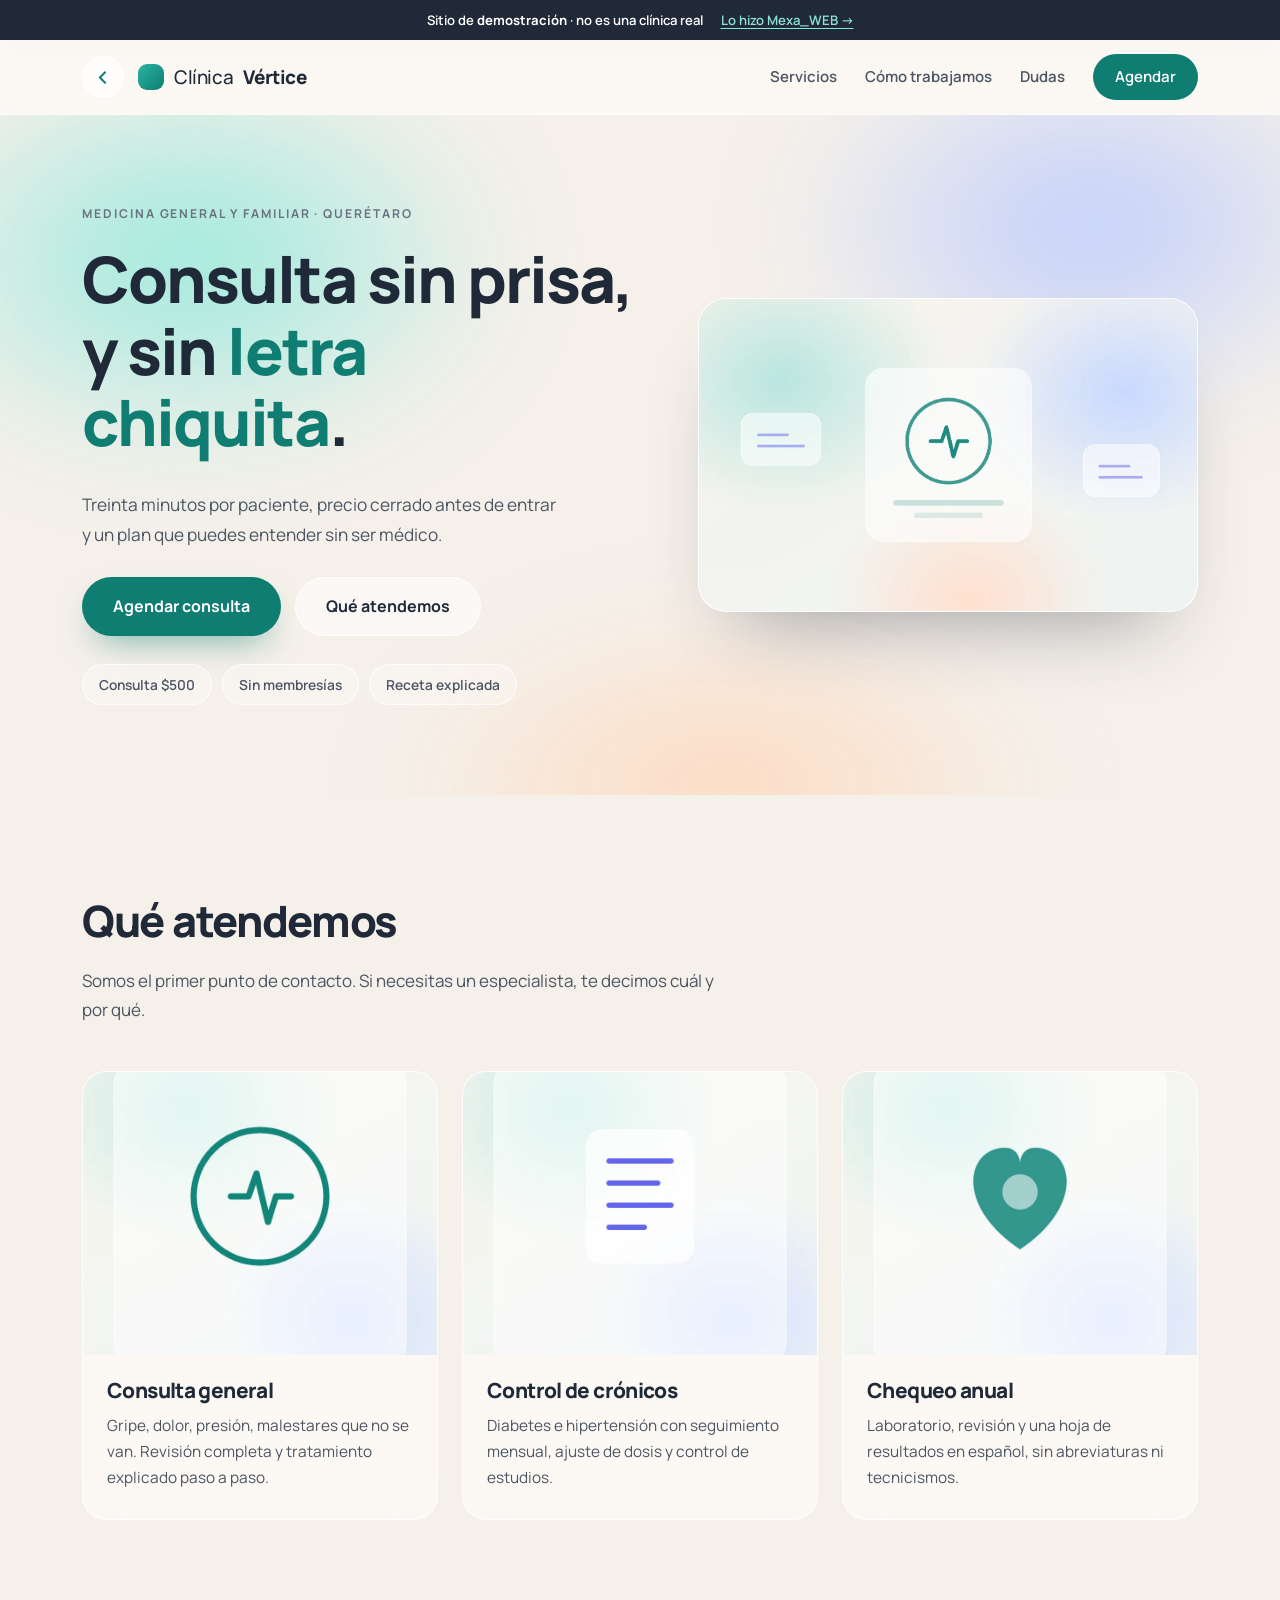
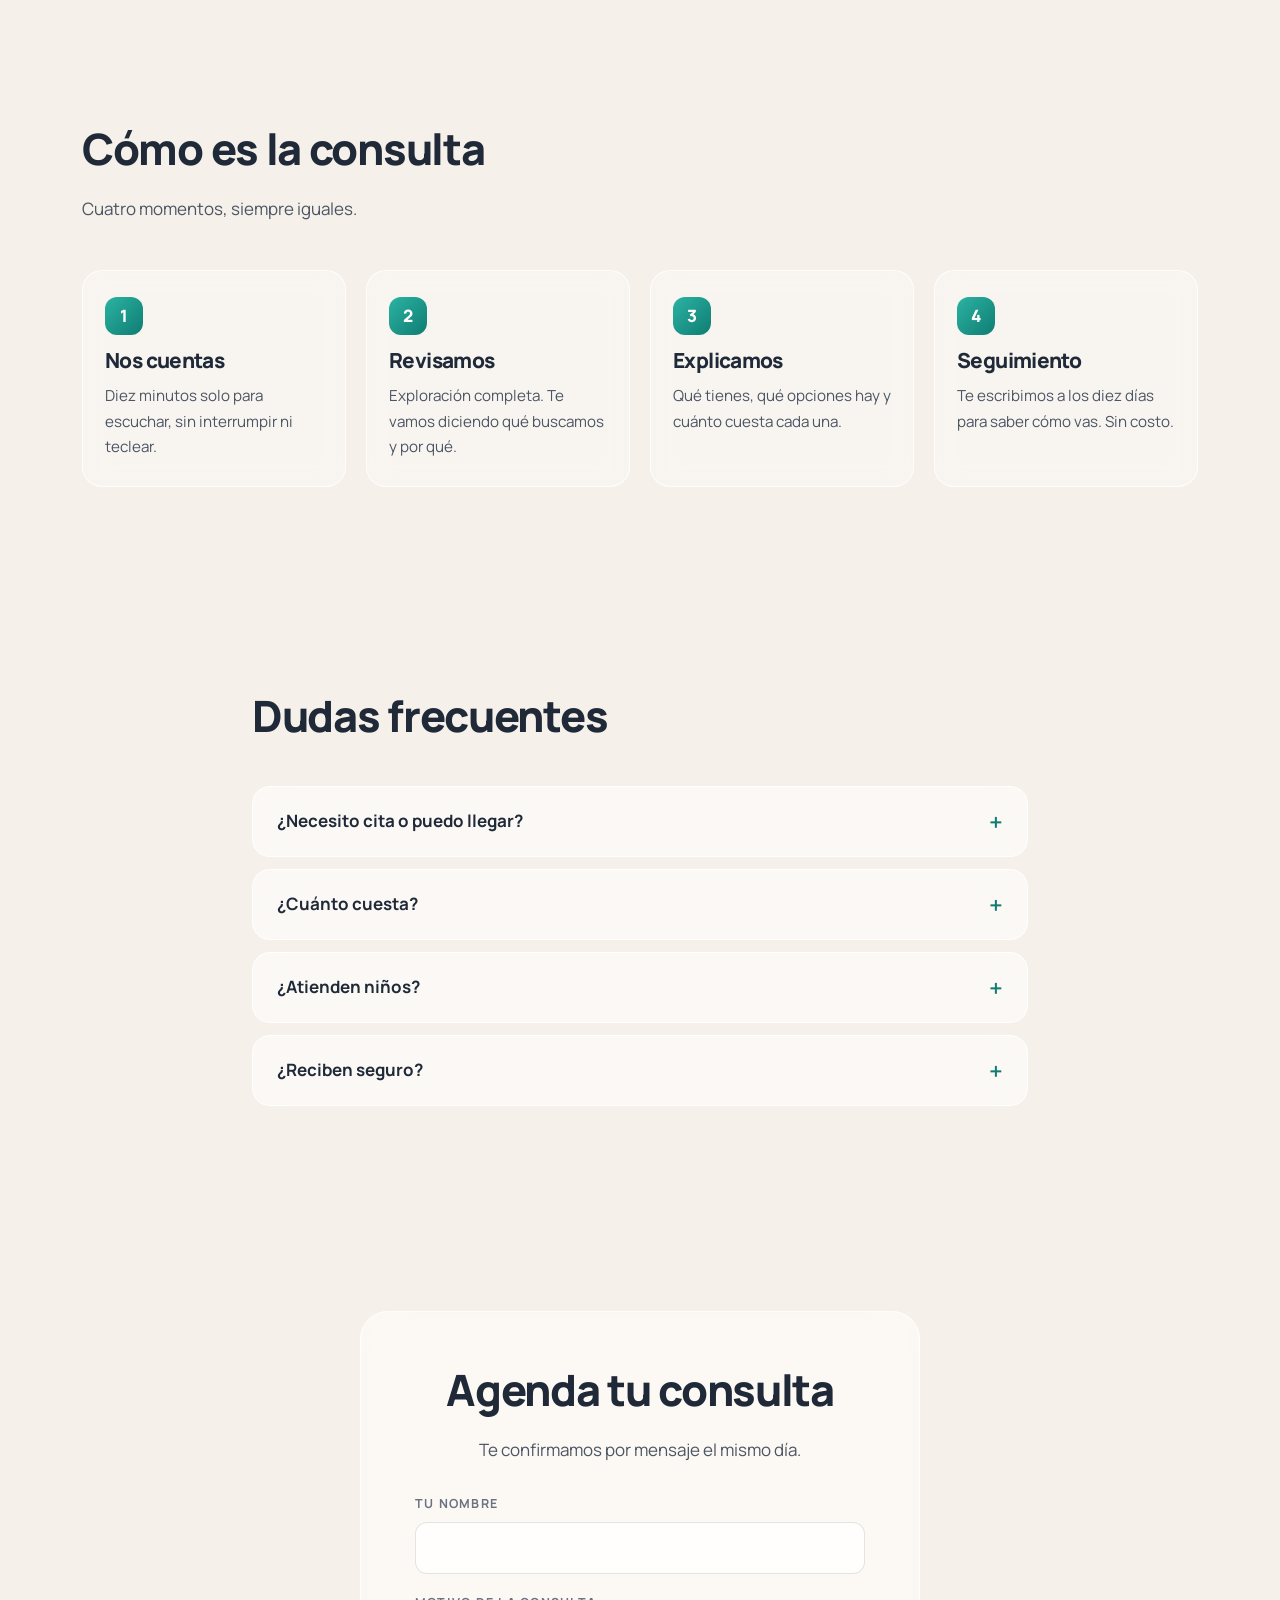
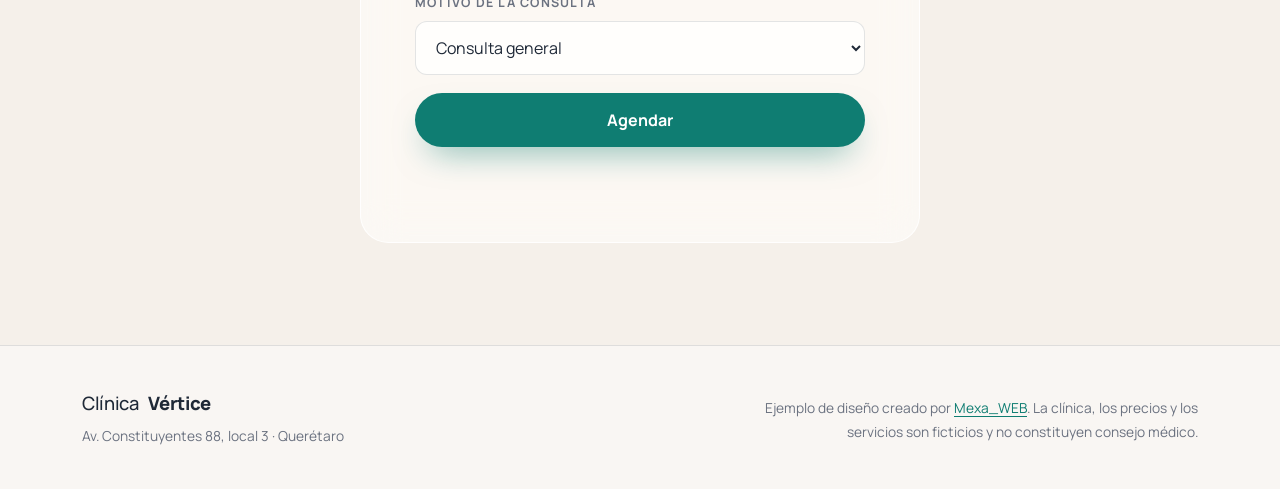
<file: demos/consultorio/index.html>
<!DOCTYPE html>
<html lang="es-MX">
<head>
<meta charset="UTF-8">
<meta name="viewport" content="width=device-width, initial-scale=1">
<script>document.documentElement.className += " js";</script>
<title>Clínica Vértice — Medicina general y familiar | Demo Mexa_WEB</title>
<meta name="description" content="Clínica Vértice: consulta de medicina general y familiar en Querétaro. Ejemplo de página web creado por Mexa_WEB.">
<meta name="robots" content="noindex">
<meta name="theme-color" content="#f5f0ea">
<link rel="preconnect" href="https://fonts.googleapis.com">
<link rel="preconnect" href="https://fonts.gstatic.com" crossorigin>
    <link rel="stylesheet" href="https://fonts.googleapis.com/css2?family=Manrope:wght@400;500;600;700;800&display=swap">
<link rel="preload" as="image" href="assets/img/hero.webp?v=20260921" fetchpriority="high">
<link rel="stylesheet" href="styles.css?v=20260921">
</head>
<body>

<a class="saltar" href="#inicio">Saltar al contenido</a>

<div class="cintillo">
  <span>Sitio de <strong>demostración</strong> · no es una clínica real</span>
  <a href="../../index.html#portafolio">Lo hizo Mexa_WEB →</a>
</div>

<header class="barra" id="barra">
  <div class="caja barra-in">
    <div class="barra-izq">
      <a class="volver" href="../../index.html#portafolio" id="volver" aria-label="Volver a Mexa_WEB"><svg viewBox="0 0 24 24" fill="none" stroke="currentColor" stroke-width="2.2" stroke-linecap="round" stroke-linejoin="round" aria-hidden="true"><path d="M15 6l-6 6 6 6"/></svg></a>
      <a class="marca" href="#inicio">
      <span class="marca-icono" aria-hidden="true"></span>
      Clínica <strong>Vértice</strong>
    </a>
    </div>
    <input class="menu-check" type="checkbox" id="menuToggle">
    <label class="menu-btn" for="menuToggle" aria-label="Abrir menú"><span></span></label>
    <nav class="nav" aria-label="Navegación principal">
      <a href="#servicios">Servicios</a>
      <a href="#equipo">Cómo trabajamos</a>
      <a href="#dudas">Dudas</a>
      <a class="nav-cta" href="#cita">Agendar</a>
    </nav>
  </div>
</header>

<main id="inicio">

<section class="hero">
  <div class="malla" aria-hidden="true"></div>
  <div class="caja hero-grid">
    <div class="hero-txt">
      <p class="kicker">Medicina general y familiar · Querétaro</p>
      <h1>Consulta sin prisa,<br>y sin <em>letra chiquita</em>.</h1>
      <p class="hero-sub">Treinta minutos por paciente, precio cerrado antes de entrar y un plan que puedes entender sin ser médico.</p>
      <div class="acciones">
        <a class="btn btn-lleno" href="#cita">Agendar consulta</a>
        <a class="btn btn-cristal" href="#servicios">Qué atendemos</a>
      </div>
      <ul class="pastillas">
        <li>Consulta $500</li>
        <li>Sin membresías</li>
        <li>Receta explicada</li>
      </ul>
    </div>
    <figure class="hero-fig">
      <img src="assets/img/hero.webp?v=20260921" alt="Ilustración de un expediente médico con un símbolo de latido" width="1600" height="900">
    </figure>
  </div>
</section>

<section id="servicios" class="seccion">
  <div class="caja">
    <div class="titulo-sec rev">
      <h2>Qué atendemos</h2>
      <p class="entradilla">Somos el primer punto de contacto. Si necesitas un especialista, te decimos cuál y por qué.</p>
    </div>
    <div class="tarjetas">
      <article class="tarjeta rev">
        <img src="assets/img/servicio-1.webp?v=20260921" alt="Ilustración de un círculo con la línea de un latido" width="800" height="1000" loading="lazy">
        <div class="tarjeta-txt">
          <h3>Consulta general</h3>
          <p>Gripe, dolor, presión, malestares que no se van. Revisión completa y tratamiento explicado paso a paso.</p>
        </div>
      </article>
      <article class="tarjeta rev">
        <img src="assets/img/servicio-2.webp?v=20260921" alt="Ilustración de un expediente clínico con varias líneas de texto" width="800" height="1000" loading="lazy">
        <div class="tarjeta-txt">
          <h3>Control de crónicos</h3>
          <p>Diabetes e hipertensión con seguimiento mensual, ajuste de dosis y control de estudios.</p>
        </div>
      </article>
      <article class="tarjeta rev">
        <img src="assets/img/servicio-3.webp?v=20260921" alt="Ilustración de un corazón" width="800" height="1000" loading="lazy">
        <div class="tarjeta-txt">
          <h3>Chequeo anual</h3>
          <p>Laboratorio, revisión y una hoja de resultados en español, sin abreviaturas ni tecnicismos.</p>
        </div>
      </article>
    </div>
  </div>
</section>

<section id="equipo" class="seccion">
  <div class="caja pasos-caja">
    <div class="titulo-sec rev">
      <h2>Cómo es la consulta</h2>
      <p class="entradilla">Cuatro momentos, siempre iguales.</p>
    </div>
    <ol class="pasos">
      <li class="rev"><span class="paso-n">1</span><h3>Nos cuentas</h3><p>Diez minutos solo para escuchar, sin interrumpir ni teclear.</p></li>
      <li class="rev"><span class="paso-n">2</span><h3>Revisamos</h3><p>Exploración completa. Te vamos diciendo qué buscamos y por qué.</p></li>
      <li class="rev"><span class="paso-n">3</span><h3>Explicamos</h3><p>Qué tienes, qué opciones hay y cuánto cuesta cada una.</p></li>
      <li class="rev"><span class="paso-n">4</span><h3>Seguimiento</h3><p>Te escribimos a los diez días para saber cómo vas. Sin costo.</p></li>
    </ol>
  </div>
</section>

<section id="dudas" class="seccion">
  <div class="caja dudas-caja">
    <div class="titulo-sec rev"><h2>Dudas frecuentes</h2></div>
    <div class="acordeon rev">
      <details><summary>¿Necesito cita o puedo llegar?</summary><p>Mejor con cita, porque cada consulta dura media hora y no queremos que esperes. Si llegas sin cita, te damos el primer hueco libre del día.</p></details>
      <details><summary>¿Cuánto cuesta?</summary><p>La consulta general cuesta $500 e incluye el seguimiento a los diez días. Si necesitas estudios, te decimos el precio antes de pedirlos.</p></details>
      <details><summary>¿Atienden niños?</summary><p>Sí, desde los cinco años. Para bebés y menores de cinco te referimos con una pediatra de confianza en la misma zona.</p></details>
      <details><summary>¿Reciben seguro?</summary><p>Trabajamos por reembolso: te damos factura y el informe médico para que lo presentes con tu aseguradora.</p></details>
    </div>
  </div>
</section>

<section id="cita" class="seccion cta">
  <div class="caja cta-caja rev">
    <h2>Agenda tu consulta</h2>
    <p>Te confirmamos por mensaje el mismo día.</p>
    <form class="form" id="form" novalidate>
      <div class="campo">
        <label for="nombre">Tu nombre</label>
        <input id="nombre" name="nombre" type="text" autocomplete="name" required>
      </div>
      <div class="campo">
        <label for="motivo">Motivo de la consulta</label>
        <select id="motivo" name="motivo">
          <option>Consulta general</option>
          <option>Control de crónicos</option>
          <option>Chequeo anual</option>
        </select>
      </div>
      <button class="btn btn-lleno" type="submit">Agendar</button>
      <p class="form-aviso" id="formAviso" role="status"></p>
    </form>
  </div>
</section>

</main>

<footer class="pie">
  <div class="caja pie-in">
    <div>
      <p class="marca marca-pie">Clínica <strong>Vértice</strong></p>
      <p class="pie-nota">Av. Constituyentes 88, local 3 · Querétaro</p>
    </div>
    <p class="pie-legal">Ejemplo de diseño creado por <a href="../../index.html">Mexa_WEB</a>. La clínica, los precios y los servicios son ficticios y no constituyen consejo médico.</p>
  </div>
</footer>

<script defer src="main.js?v=20260921"></script>
</body>
</html>
</file>
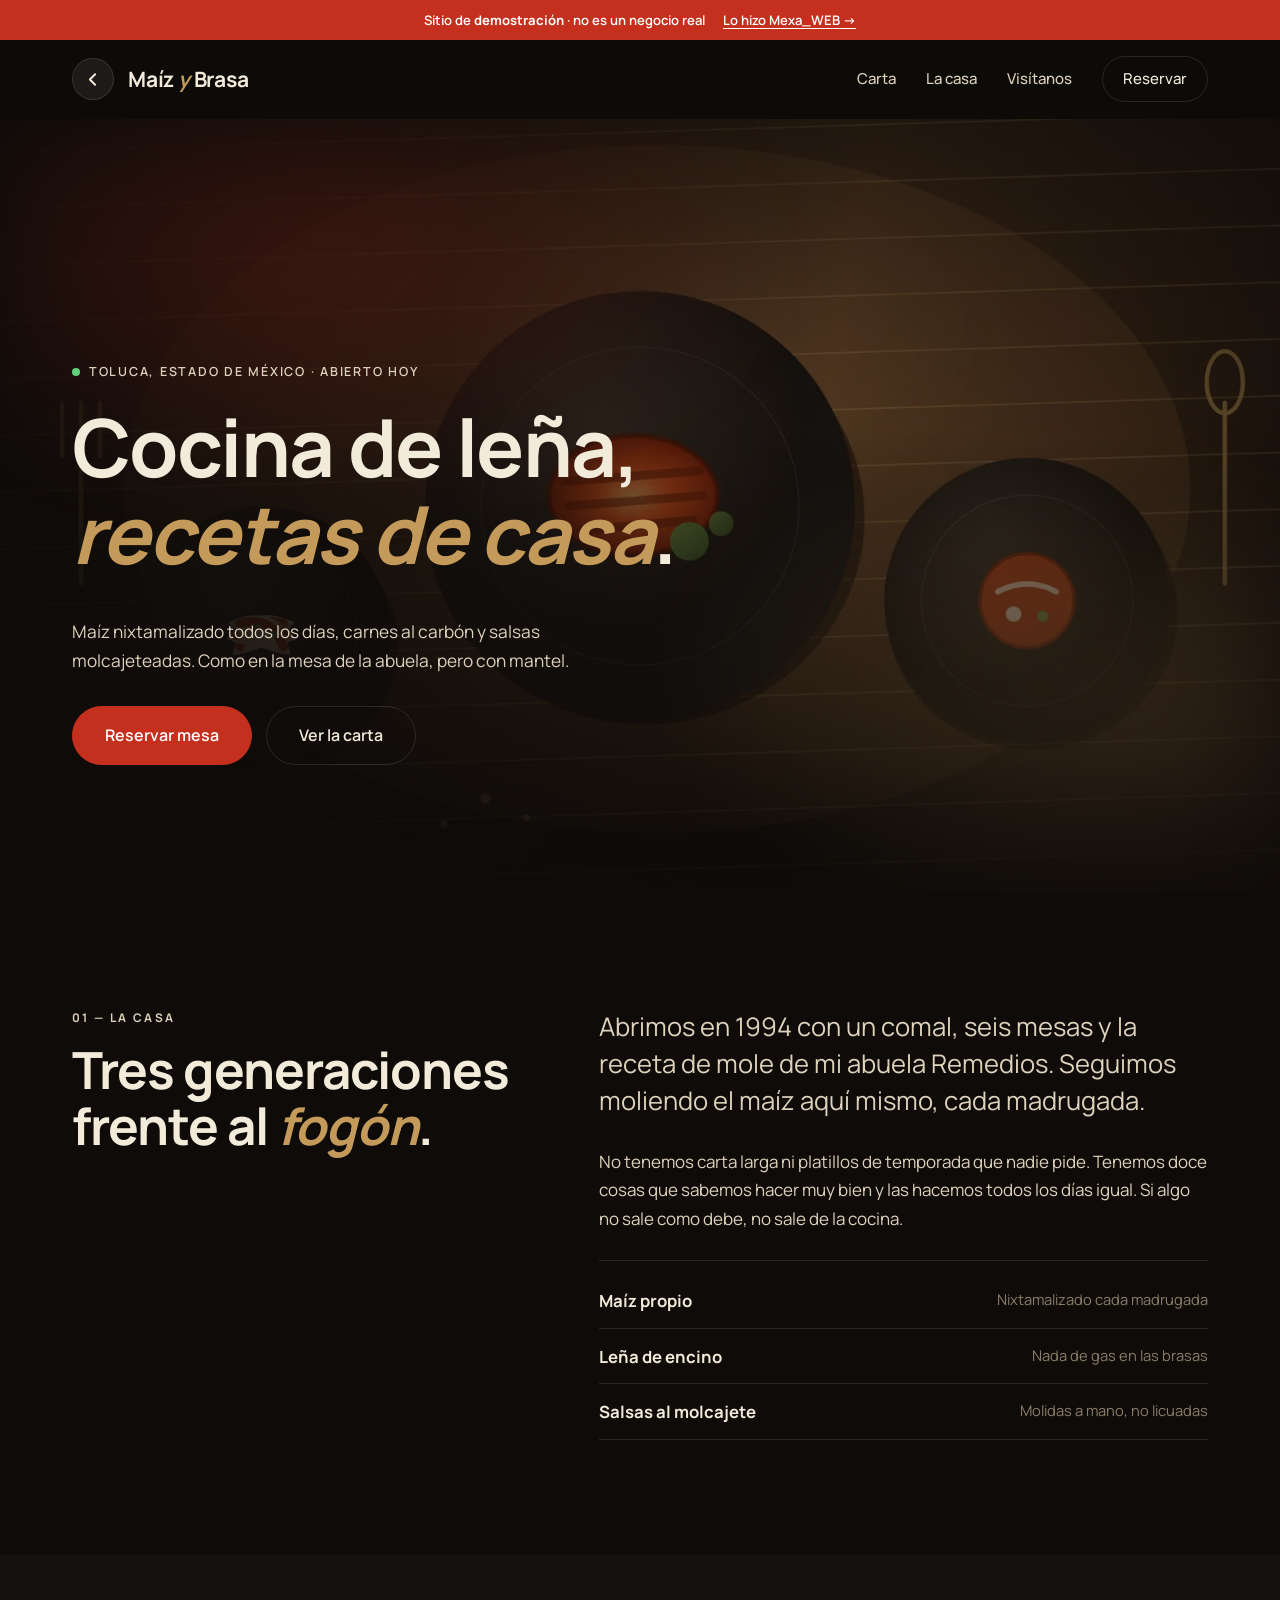
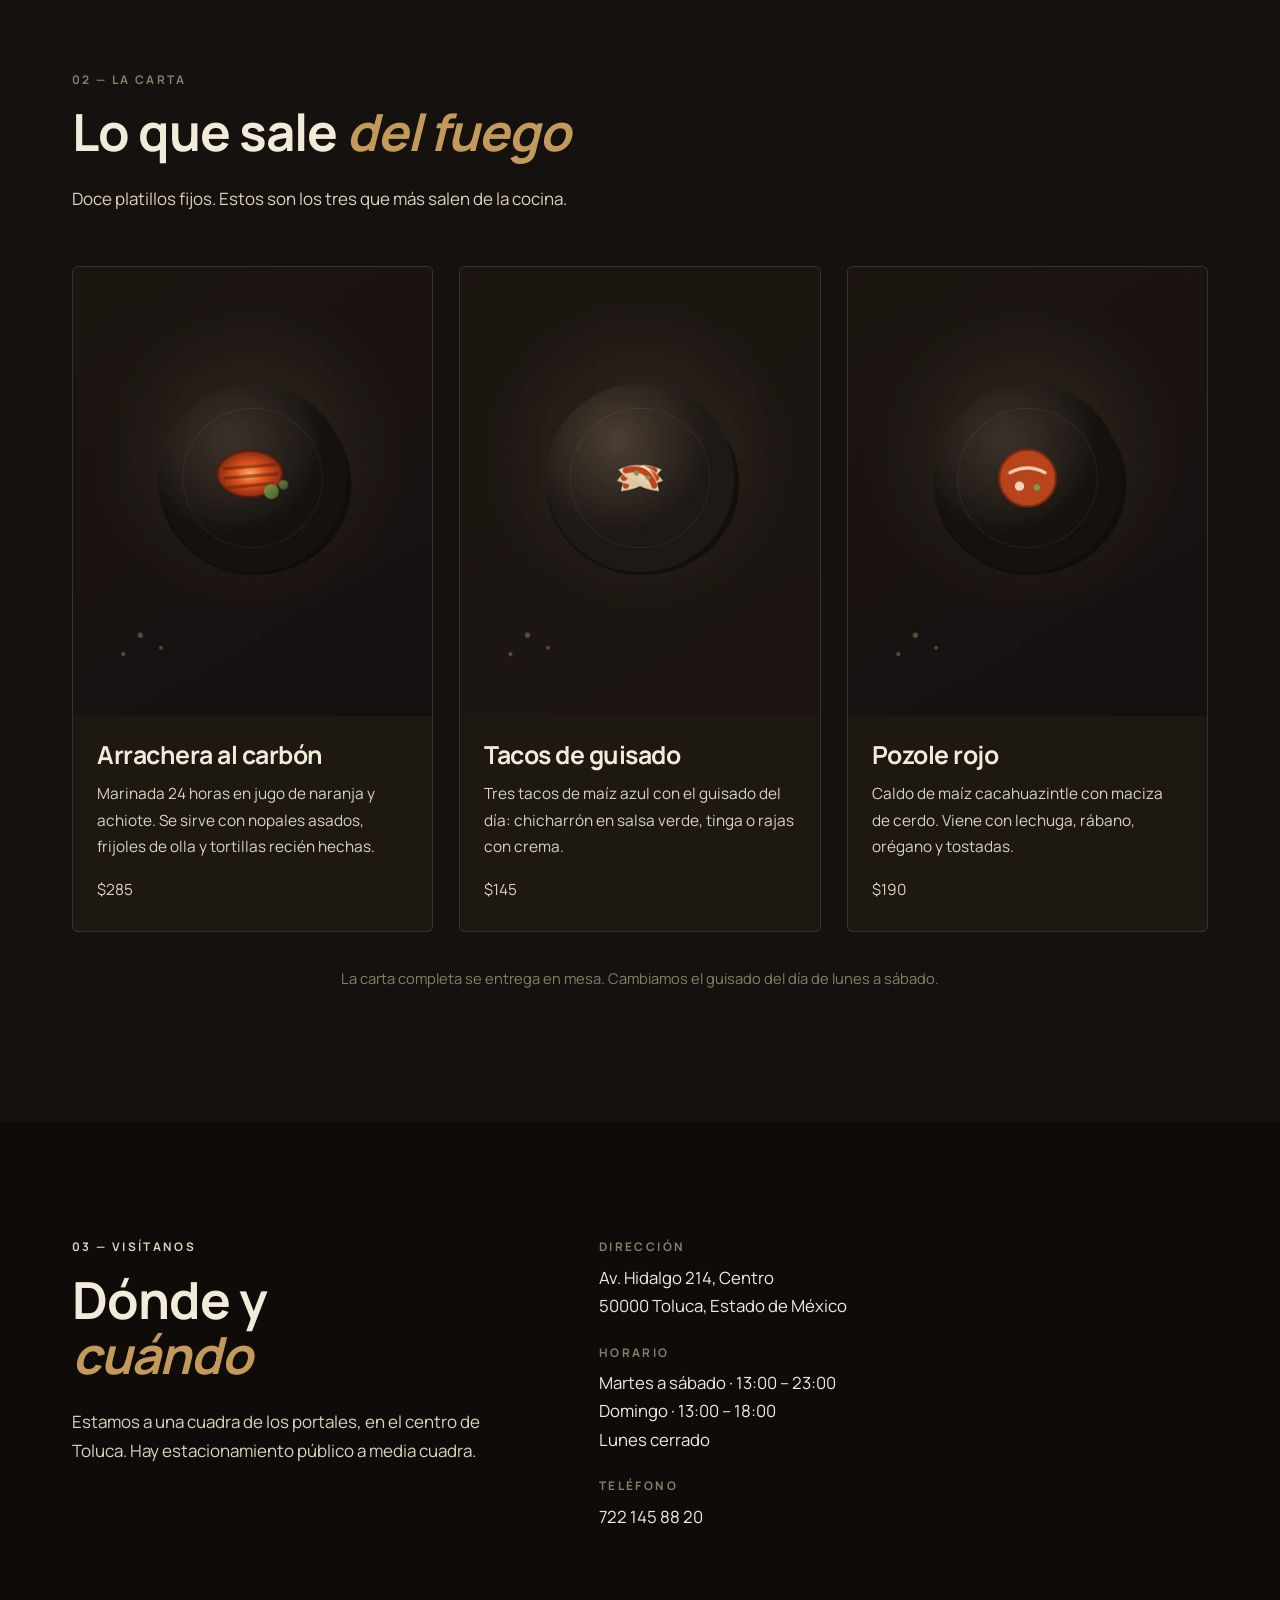
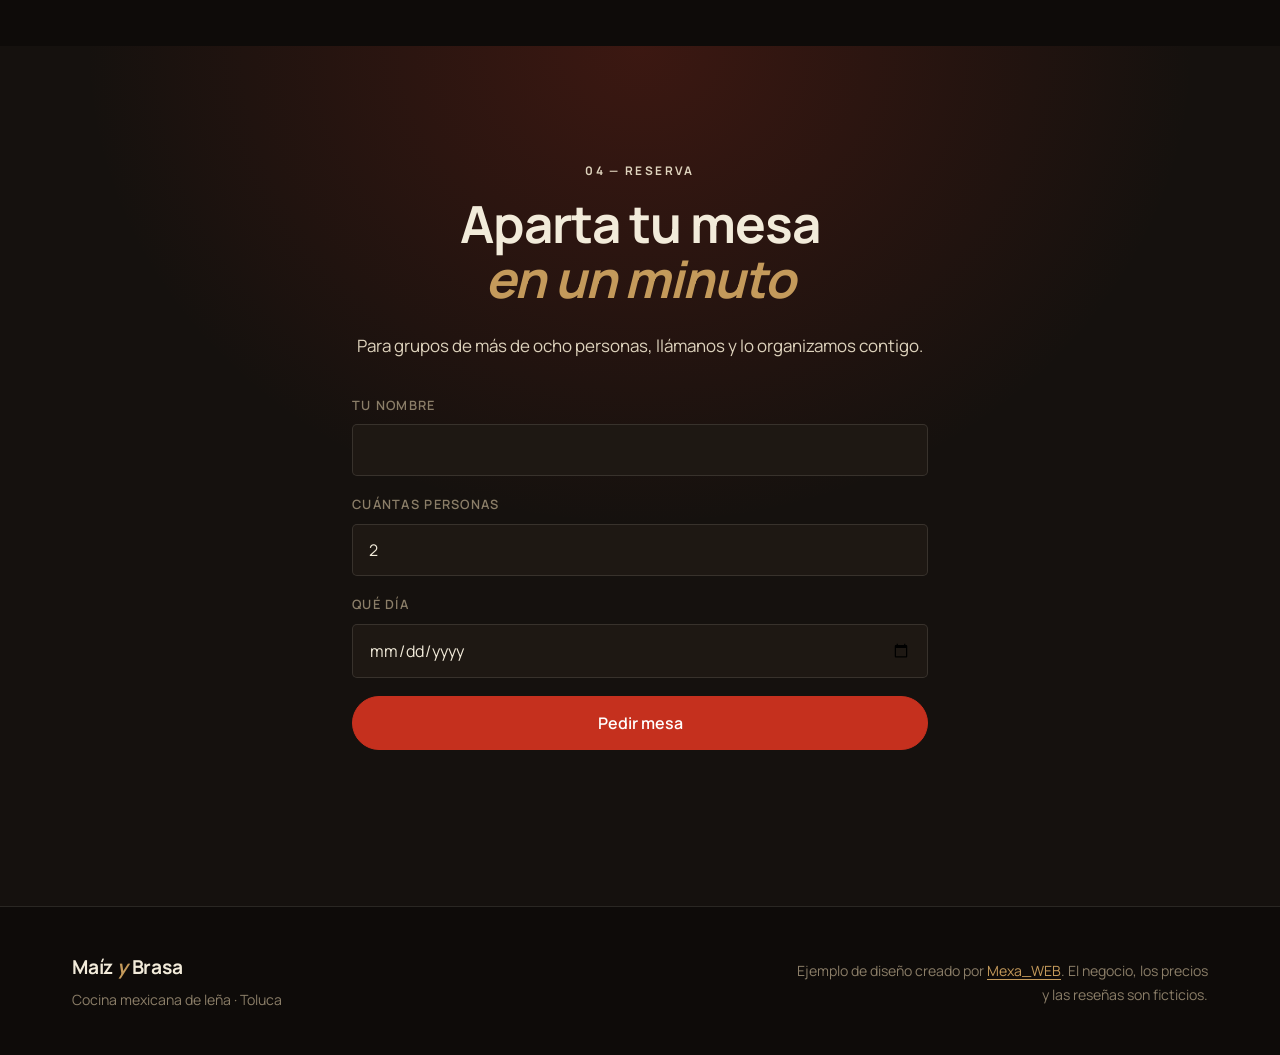
<file: demos/restaurante/index.html>
<!DOCTYPE html>
<html lang="es-MX">
<head>
<meta charset="UTF-8">
<meta name="viewport" content="width=device-width, initial-scale=1">
<script>document.documentElement.className += " js";</script>
<title>Maíz y Brasa — Cocina mexicana de leña | Demo Mexa_WEB</title>
<meta name="description" content="Maíz y Brasa: cocina mexicana de leña en Toluca. Ejemplo de página web para restaurantes creado por Mexa_WEB.">
<meta name="robots" content="noindex">
<meta name="theme-color" content="#0E0B09">
<link rel="preconnect" href="https://fonts.googleapis.com">
<link rel="preconnect" href="https://fonts.gstatic.com" crossorigin>
    <link rel="stylesheet" href="https://fonts.googleapis.com/css2?family=Manrope:wght@400;500;600;700;800&display=swap">
<link rel="preload" as="image" href="assets/img/hero.webp?v=20260921" fetchpriority="high">
<link rel="stylesheet" href="styles.css?v=20260921">
</head>
<body>

<a class="saltar" href="#inicio">Saltar al contenido</a>

<div class="cintillo">
  <span>Sitio de <strong>demostración</strong> · no es un negocio real</span>
  <a href="../../index.html#portafolio">Lo hizo Mexa_WEB →</a>
</div>

<header class="barra" id="barra">
  <div class="caja barra-in">
    <div class="barra-izq">
      <a class="volver" href="../../index.html#portafolio" id="volver" aria-label="Volver a Mexa_WEB"><svg viewBox="0 0 24 24" fill="none" stroke="currentColor" stroke-width="2.2" stroke-linecap="round" stroke-linejoin="round" aria-hidden="true"><path d="M15 6l-6 6 6 6"/></svg></a>
      <a class="marca" href="#inicio">Maíz <span>y</span> Brasa</a>
    </div>
    <input class="menu-check" type="checkbox" id="menuToggle">
    <label class="menu-btn" for="menuToggle" aria-label="Abrir menú"><span></span></label>
    <nav class="nav" aria-label="Navegación principal">
      <a href="#carta">Carta</a>
      <a href="#casa">La casa</a>
      <a href="#visitanos">Visítanos</a>
      <a class="nav-cta" href="#reserva">Reservar</a>
    </nav>
  </div>
</header>

<main id="inicio">

<section class="hero">
  <img class="hero-img" src="assets/img/hero.webp?v=20260921" alt="Mesa de madera vista desde arriba con tres platillos de la casa" width="1600" height="900">
  <div class="hero-tinte" aria-hidden="true"></div>
  <div class="hero-mesh" aria-hidden="true"></div>
  <div class="caja hero-in">
    <p class="kicker"><span class="punto" aria-hidden="true"></span> Toluca, Estado de México · Abierto hoy</p>
    <h1>Cocina de leña,<br><em>recetas de casa</em>.</h1>
    <p class="hero-sub">Maíz nixtamalizado todos los días, carnes al carbón y salsas molcajeteadas. Como en la mesa de la abuela, pero con mantel.</p>
    <div class="acciones">
      <a class="btn btn-lleno" href="#reserva">Reservar mesa</a>
      <a class="btn btn-linea" href="#carta">Ver la carta</a>
    </div>
  </div>
</section>

<section id="casa" class="seccion">
  <div class="caja dos-col">
    <div class="rev">
      <p class="eyebrow">01 — La casa</p>
      <h2>Tres generaciones<br>frente al <em>fogón</em>.</h2>
    </div>
    <div class="rev">
      <p class="grande">Abrimos en 1994 con un comal, seis mesas y la receta de mole de mi abuela Remedios. Seguimos moliendo el maíz aquí mismo, cada madrugada.</p>
      <p>No tenemos carta larga ni platillos de temporada que nadie pide. Tenemos doce cosas que sabemos hacer muy bien y las hacemos todos los días igual. Si algo no sale como debe, no sale de la cocina.</p>
      <ul class="pilares">
        <li><strong>Maíz propio</strong><span>Nixtamalizado cada madrugada</span></li>
        <li><strong>Leña de encino</strong><span>Nada de gas en las brasas</span></li>
        <li><strong>Salsas al molcajete</strong><span>Molidas a mano, no licuadas</span></li>
      </ul>
    </div>
  </div>
</section>

<section id="carta" class="seccion seccion-alt">
  <div class="caja">
    <div class="titulo-sec rev">
      <p class="eyebrow">02 — La carta</p>
      <h2>Lo que sale <em>del fuego</em></h2>
      <p class="entradilla">Doce platillos fijos. Estos son los tres que más salen de la cocina.</p>
    </div>
    <div class="platos">
      <article class="plato rev">
        <img src="assets/img/plato-1.webp?v=20260921" alt="Arrachera al carbón con guarnición de nopales" width="800" height="1000" loading="lazy">
        <div class="plato-txt">
          <h3>Arrachera al carbón</h3>
          <p>Marinada 24 horas en jugo de naranja y achiote. Se sirve con nopales asados, frijoles de olla y tortillas recién hechas.</p>
          <p class="precio">$285</p>
        </div>
      </article>
      <article class="plato rev">
        <img src="assets/img/plato-2.webp?v=20260921" alt="Orden de tacos de guisado sobre tortilla de maíz azul" width="800" height="1000" loading="lazy">
        <div class="plato-txt">
          <h3>Tacos de guisado</h3>
          <p>Tres tacos de maíz azul con el guisado del día: chicharrón en salsa verde, tinga o rajas con crema.</p>
          <p class="precio">$145</p>
        </div>
      </article>
      <article class="plato rev">
        <img src="assets/img/plato-3.webp?v=20260921" alt="Plato hondo con pozole rojo y sus guarniciones" width="800" height="1000" loading="lazy">
        <div class="plato-txt">
          <h3>Pozole rojo</h3>
          <p>Caldo de maíz cacahuazintle con maciza de cerdo. Viene con lechuga, rábano, orégano y tostadas.</p>
          <p class="precio">$190</p>
        </div>
      </article>
    </div>
    <p class="nota rev">La carta completa se entrega en mesa. Cambiamos el guisado del día de lunes a sábado.</p>
  </div>
</section>

<section id="visitanos" class="seccion">
  <div class="caja dos-col">
    <div class="rev">
      <p class="eyebrow">03 — Visítanos</p>
      <h2>Dónde y<br><em>cuándo</em></h2>
      <p>Estamos a una cuadra de los portales, en el centro de Toluca. Hay estacionamiento público a media cuadra.</p>
    </div>
    <div class="rev">
      <dl class="datos">
        <div><dt>Dirección</dt><dd>Av. Hidalgo 214, Centro<br>50000 Toluca, Estado de México</dd></div>
        <div><dt>Horario</dt><dd>Martes a sábado · 13:00 – 23:00<br>Domingo · 13:00 – 18:00<br>Lunes cerrado</dd></div>
        <div><dt>Teléfono</dt><dd>722 145 88 20</dd></div>
      </dl>
    </div>
  </div>
</section>

<section id="reserva" class="seccion cta">
  <div class="caja cta-caja rev">
    <p class="eyebrow">04 — Reserva</p>
    <h2>Aparta tu mesa<br><em>en un minuto</em></h2>
    <p>Para grupos de más de ocho personas, llámanos y lo organizamos contigo.</p>
    <form class="form" id="form" novalidate>
      <div class="campo">
        <label for="nombre">Tu nombre</label>
        <input id="nombre" name="nombre" type="text" autocomplete="name" required>
      </div>
      <div class="campo">
        <label for="personas">Cuántas personas</label>
        <input id="personas" name="personas" type="number" min="1" max="20" value="2" required>
      </div>
      <div class="campo">
        <label for="dia">Qué día</label>
        <input id="dia" name="dia" type="date" required>
      </div>
      <button class="btn btn-lleno" type="submit">Pedir mesa</button>
      <p class="form-aviso" id="formAviso" role="status"></p>
    </form>
  </div>
</section>

</main>

<footer class="pie">
  <div class="caja pie-in">
    <div>
      <p class="marca marca-pie">Maíz <span>y</span> Brasa</p>
      <p class="pie-nota">Cocina mexicana de leña · Toluca</p>
    </div>
    <p class="pie-legal">Ejemplo de diseño creado por <a href="../../index.html">Mexa_WEB</a>. El negocio, los precios y las reseñas son ficticios.</p>
  </div>
</footer>

<script defer src="main.js?v=20260921"></script>
</body>
</html>
</file>
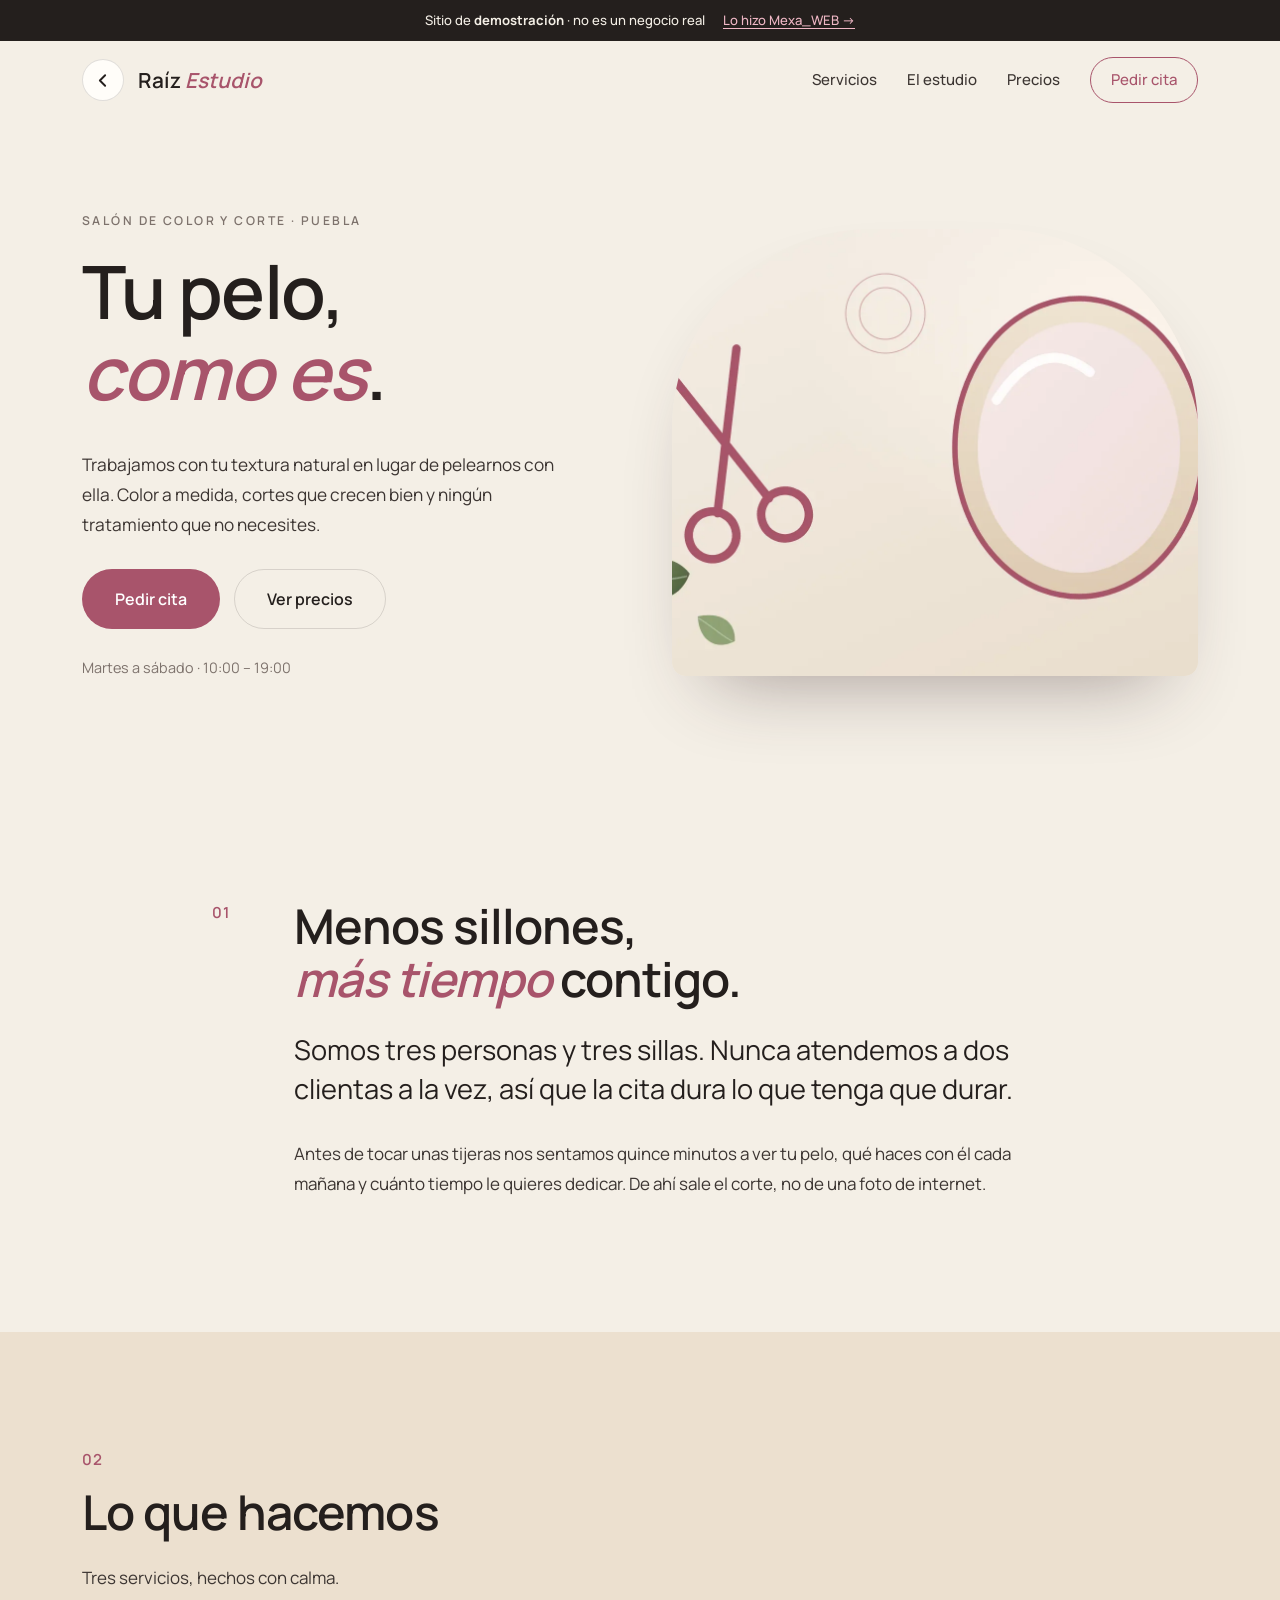
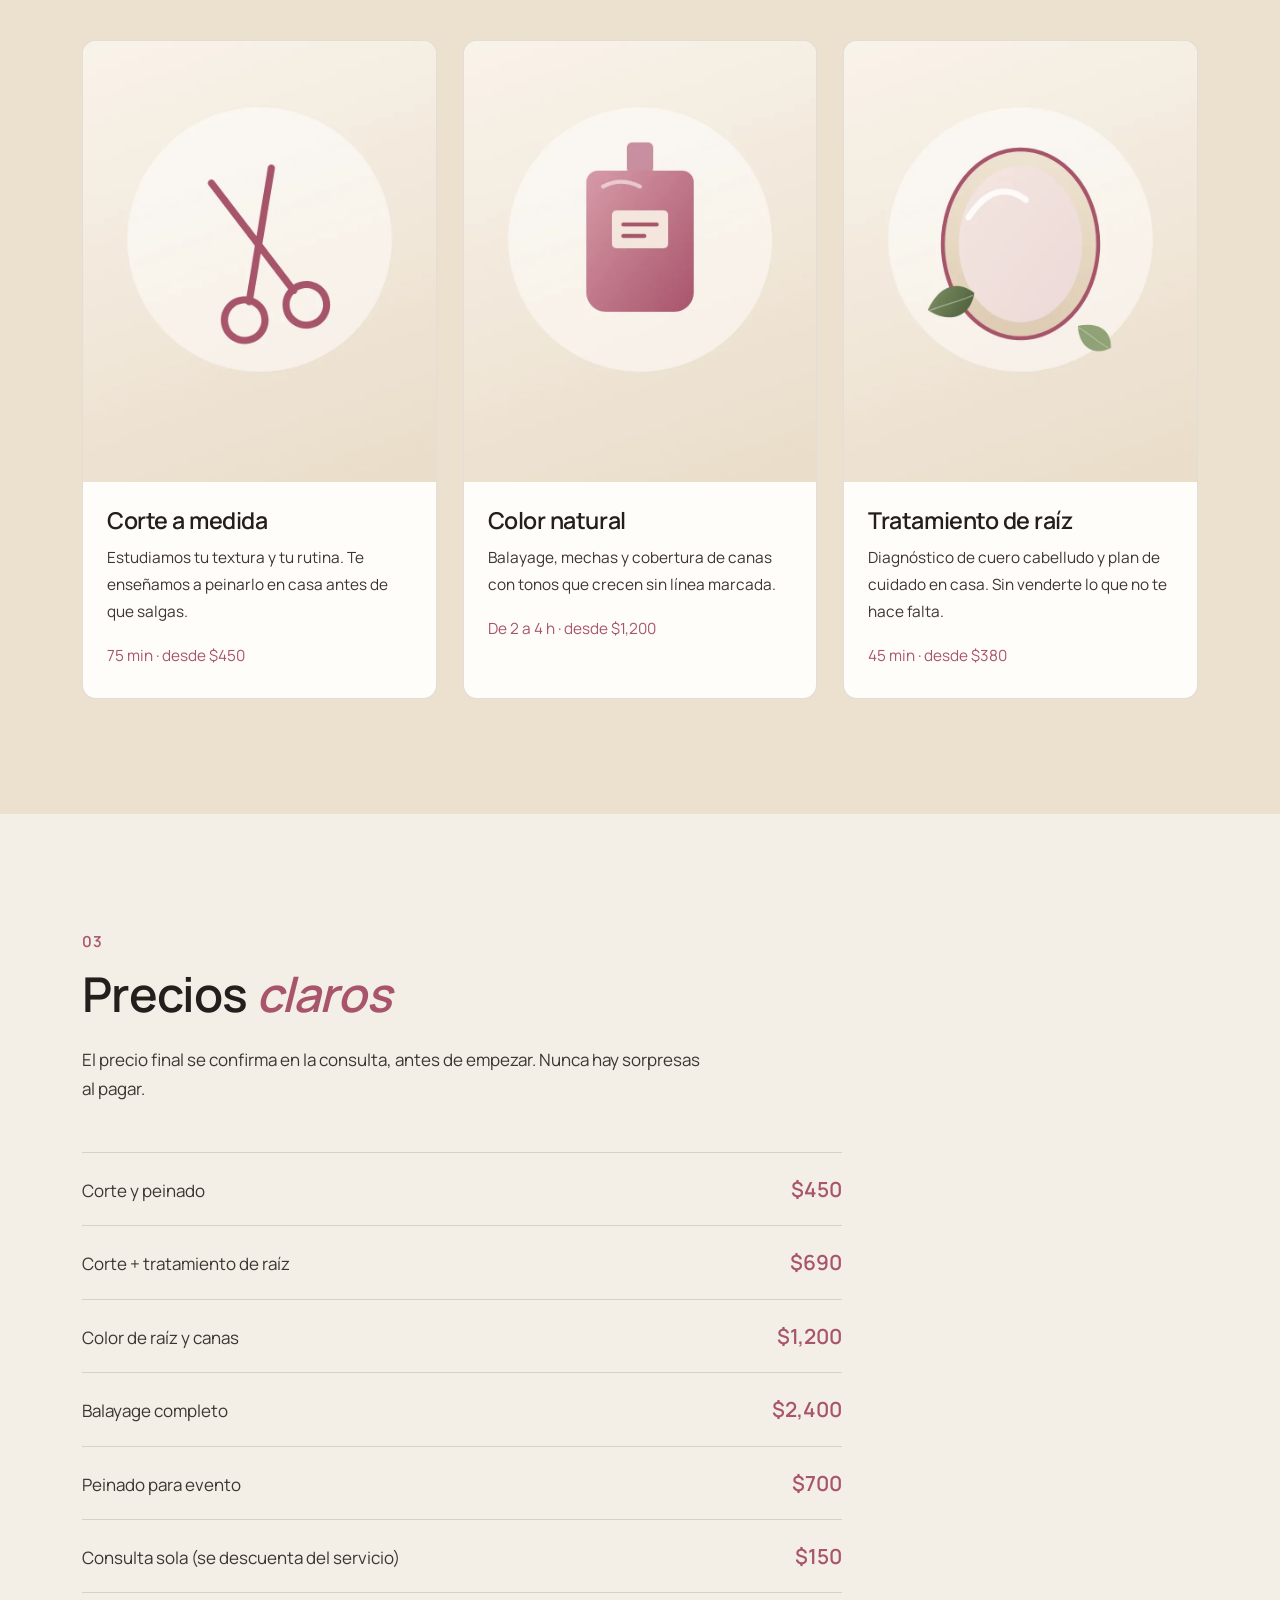
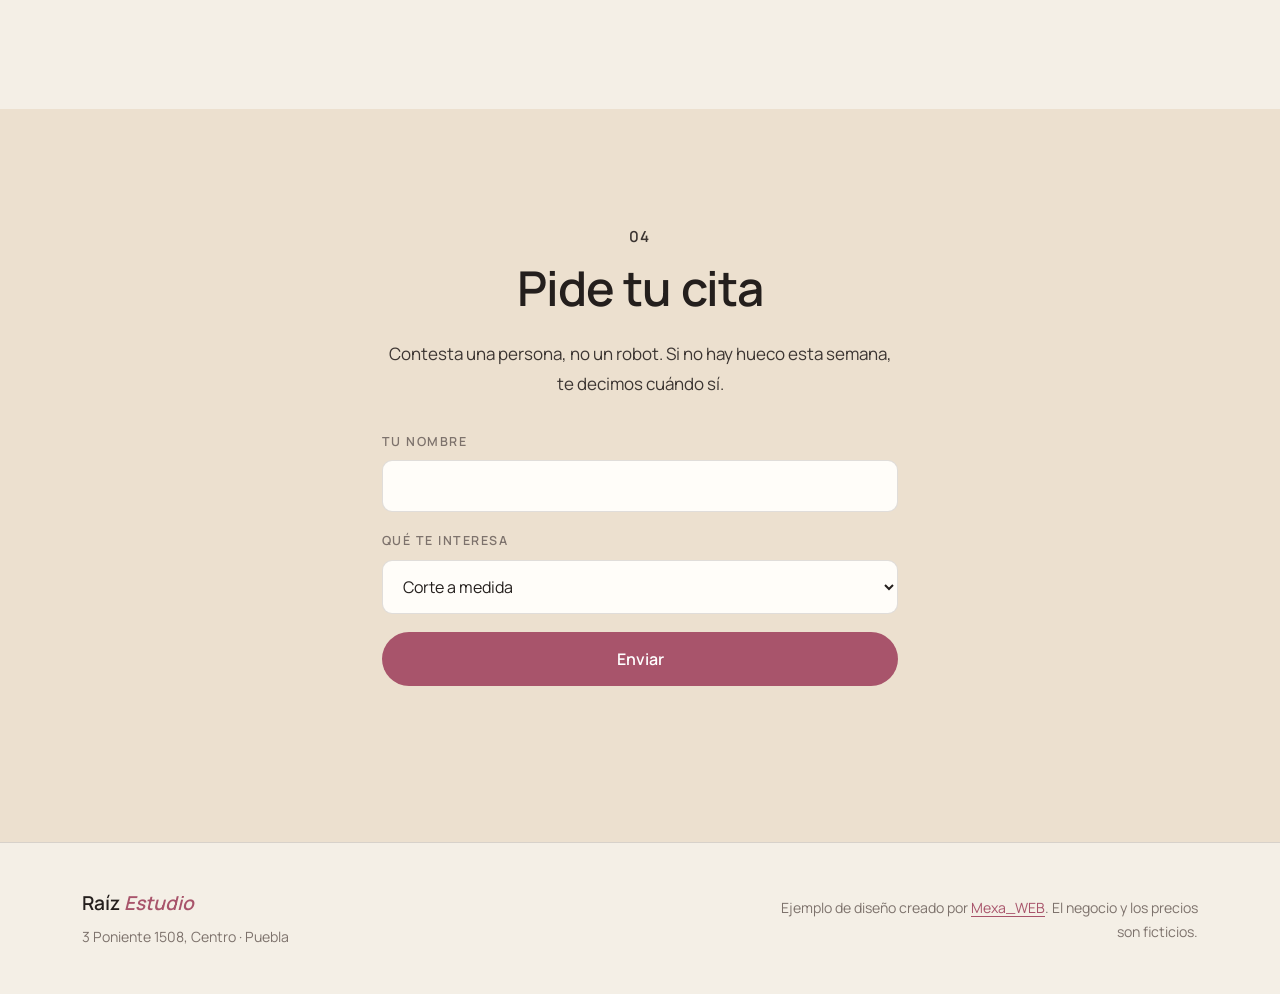
<file: demos/salon/index.html>
<!DOCTYPE html>
<html lang="es-MX">
<head>
<meta charset="UTF-8">
<meta name="viewport" content="width=device-width, initial-scale=1">
<script>document.documentElement.className += " js";</script>
<title>Raíz Estudio — Salón de belleza y color | Demo Mexa_WEB</title>
<meta name="description" content="Raíz Estudio: salón de belleza especializado en color y corte en Puebla. Ejemplo de página web creado por Mexa_WEB.">
<meta name="robots" content="noindex">
<meta name="theme-color" content="#f4efe6">
<link rel="preconnect" href="https://fonts.googleapis.com">
<link rel="preconnect" href="https://fonts.gstatic.com" crossorigin>
    <link rel="stylesheet" href="https://fonts.googleapis.com/css2?family=Manrope:wght@400;500;600;700;800&display=swap">
<link rel="preload" as="image" href="assets/img/hero.webp?v=20260921" fetchpriority="high">
<link rel="stylesheet" href="styles.css?v=20260921">
</head>
<body>

<a class="saltar" href="#inicio">Saltar al contenido</a>

<div class="cintillo">
  <span>Sitio de <strong>demostración</strong> · no es un negocio real</span>
  <a href="../../index.html#portafolio">Lo hizo Mexa_WEB →</a>
</div>

<header class="barra" id="barra">
  <div class="caja barra-in">
    <div class="barra-izq">
      <a class="volver" href="../../index.html#portafolio" id="volver" aria-label="Volver a Mexa_WEB"><svg viewBox="0 0 24 24" fill="none" stroke="currentColor" stroke-width="2.2" stroke-linecap="round" stroke-linejoin="round" aria-hidden="true"><path d="M15 6l-6 6 6 6"/></svg></a>
      <a class="marca" href="#inicio">Raíz <em>Estudio</em></a>
    </div>
    <input class="menu-check" type="checkbox" id="menuToggle">
    <label class="menu-btn" for="menuToggle" aria-label="Abrir menú"><span></span></label>
    <nav class="nav" aria-label="Navegación principal">
      <a href="#servicios">Servicios</a>
      <a href="#estudio">El estudio</a>
      <a href="#precios">Precios</a>
      <a class="nav-cta" href="#cita">Pedir cita</a>
    </nav>
  </div>
</header>

<main id="inicio">

<section class="hero">
  <div class="caja hero-grid">
    <div class="hero-txt">
      <p class="kicker">Salón de color y corte · Puebla</p>
      <h1>Tu pelo,<br><em>como es</em>.</h1>
      <p class="hero-sub">Trabajamos con tu textura natural en lugar de pelearnos con ella. Color a medida, cortes que crecen bien y ningún tratamiento que no necesites.</p>
      <div class="acciones">
        <a class="btn btn-lleno" href="#cita">Pedir cita</a>
        <a class="btn btn-linea" href="#precios">Ver precios</a>
      </div>
      <p class="hero-pie">Martes a sábado · 10:00 – 19:00</p>
    </div>
    <figure class="hero-fig">
      <img src="assets/img/hero.webp?v=20260921" alt="Espejo ovalado y tijeras de peluquería sobre fondo crema" width="1600" height="900">
    </figure>
  </div>
</section>

<section id="estudio" class="seccion">
  <div class="caja manifiesto">
    <p class="num rev">01</p>
    <div class="rev">
      <h2>Menos sillones,<br><em>más tiempo</em> contigo.</h2>
      <p class="grande">Somos tres personas y tres sillas. Nunca atendemos a dos clientas a la vez, así que la cita dura lo que tenga que durar.</p>
      <p>Antes de tocar unas tijeras nos sentamos quince minutos a ver tu pelo, qué haces con él cada mañana y cuánto tiempo le quieres dedicar. De ahí sale el corte, no de una foto de internet.</p>
    </div>
  </div>
</section>

<section id="servicios" class="seccion seccion-alt">
  <div class="caja">
    <div class="titulo-sec rev">
      <p class="num">02</p>
      <h2>Lo que hacemos</h2>
      <p class="entradilla">Tres servicios, hechos con calma.</p>
    </div>
    <div class="tarjetas">
      <article class="tarjeta rev">
        <img src="assets/img/servicio-1.webp?v=20260921" alt="Tijeras de peluquería sobre fondo crema" width="800" height="1000" loading="lazy">
        <div class="tarjeta-txt">
          <h3>Corte a medida</h3>
          <p>Estudiamos tu textura y tu rutina. Te enseñamos a peinarlo en casa antes de que salgas.</p>
          <p class="meta">75 min · desde $450</p>
        </div>
      </article>
      <article class="tarjeta rev">
        <img src="assets/img/servicio-2.webp?v=20260921" alt="Frasco de producto de color para el cabello" width="800" height="1000" loading="lazy">
        <div class="tarjeta-txt">
          <h3>Color natural</h3>
          <p>Balayage, mechas y cobertura de canas con tonos que crecen sin línea marcada.</p>
          <p class="meta">De 2 a 4 h · desde $1,200</p>
        </div>
      </article>
      <article class="tarjeta rev">
        <img src="assets/img/servicio-3.webp?v=20260921" alt="Espejo ovalado con hojas verdes" width="800" height="1000" loading="lazy">
        <div class="tarjeta-txt">
          <h3>Tratamiento de raíz</h3>
          <p>Diagnóstico de cuero cabelludo y plan de cuidado en casa. Sin venderte lo que no te hace falta.</p>
          <p class="meta">45 min · desde $380</p>
        </div>
      </article>
    </div>
  </div>
</section>

<section id="precios" class="seccion">
  <div class="caja">
    <div class="titulo-sec rev">
      <p class="num">03</p>
      <h2>Precios <em>claros</em></h2>
      <p class="entradilla">El precio final se confirma en la consulta, antes de empezar. Nunca hay sorpresas al pagar.</p>
    </div>
    <ul class="lista-precios rev">
      <li><span>Corte y peinado</span><b>$450</b></li>
      <li><span>Corte + tratamiento de raíz</span><b>$690</b></li>
      <li><span>Color de raíz y canas</span><b>$1,200</b></li>
      <li><span>Balayage completo</span><b>$2,400</b></li>
      <li><span>Peinado para evento</span><b>$700</b></li>
      <li><span>Consulta sola (se descuenta del servicio)</span><b>$150</b></li>
    </ul>
  </div>
</section>

<section id="cita" class="seccion cta">
  <div class="caja cta-caja rev">
    <p class="num">04</p>
    <h2>Pide tu cita</h2>
    <p>Contesta una persona, no un robot. Si no hay hueco esta semana, te decimos cuándo sí.</p>
    <form class="form" id="form" novalidate>
      <div class="campo">
        <label for="nombre">Tu nombre</label>
        <input id="nombre" name="nombre" type="text" autocomplete="name" required>
      </div>
      <div class="campo">
        <label for="servicio">Qué te interesa</label>
        <select id="servicio" name="servicio">
          <option>Corte a medida</option>
          <option>Color natural</option>
          <option>Tratamiento de raíz</option>
          <option>Todavía no sé</option>
        </select>
      </div>
      <button class="btn btn-lleno" type="submit">Enviar</button>
      <p class="form-aviso" id="formAviso" role="status"></p>
    </form>
  </div>
</section>

</main>

<footer class="pie">
  <div class="caja pie-in">
    <div>
      <p class="marca marca-pie">Raíz <em>Estudio</em></p>
      <p class="pie-nota">3 Poniente 1508, Centro · Puebla</p>
    </div>
    <p class="pie-legal">Ejemplo de diseño creado por <a href="../../index.html">Mexa_WEB</a>. El negocio y los precios son ficticios.</p>
  </div>
</footer>

<script defer src="main.js?v=20260921"></script>
</body>
</html>
</file>
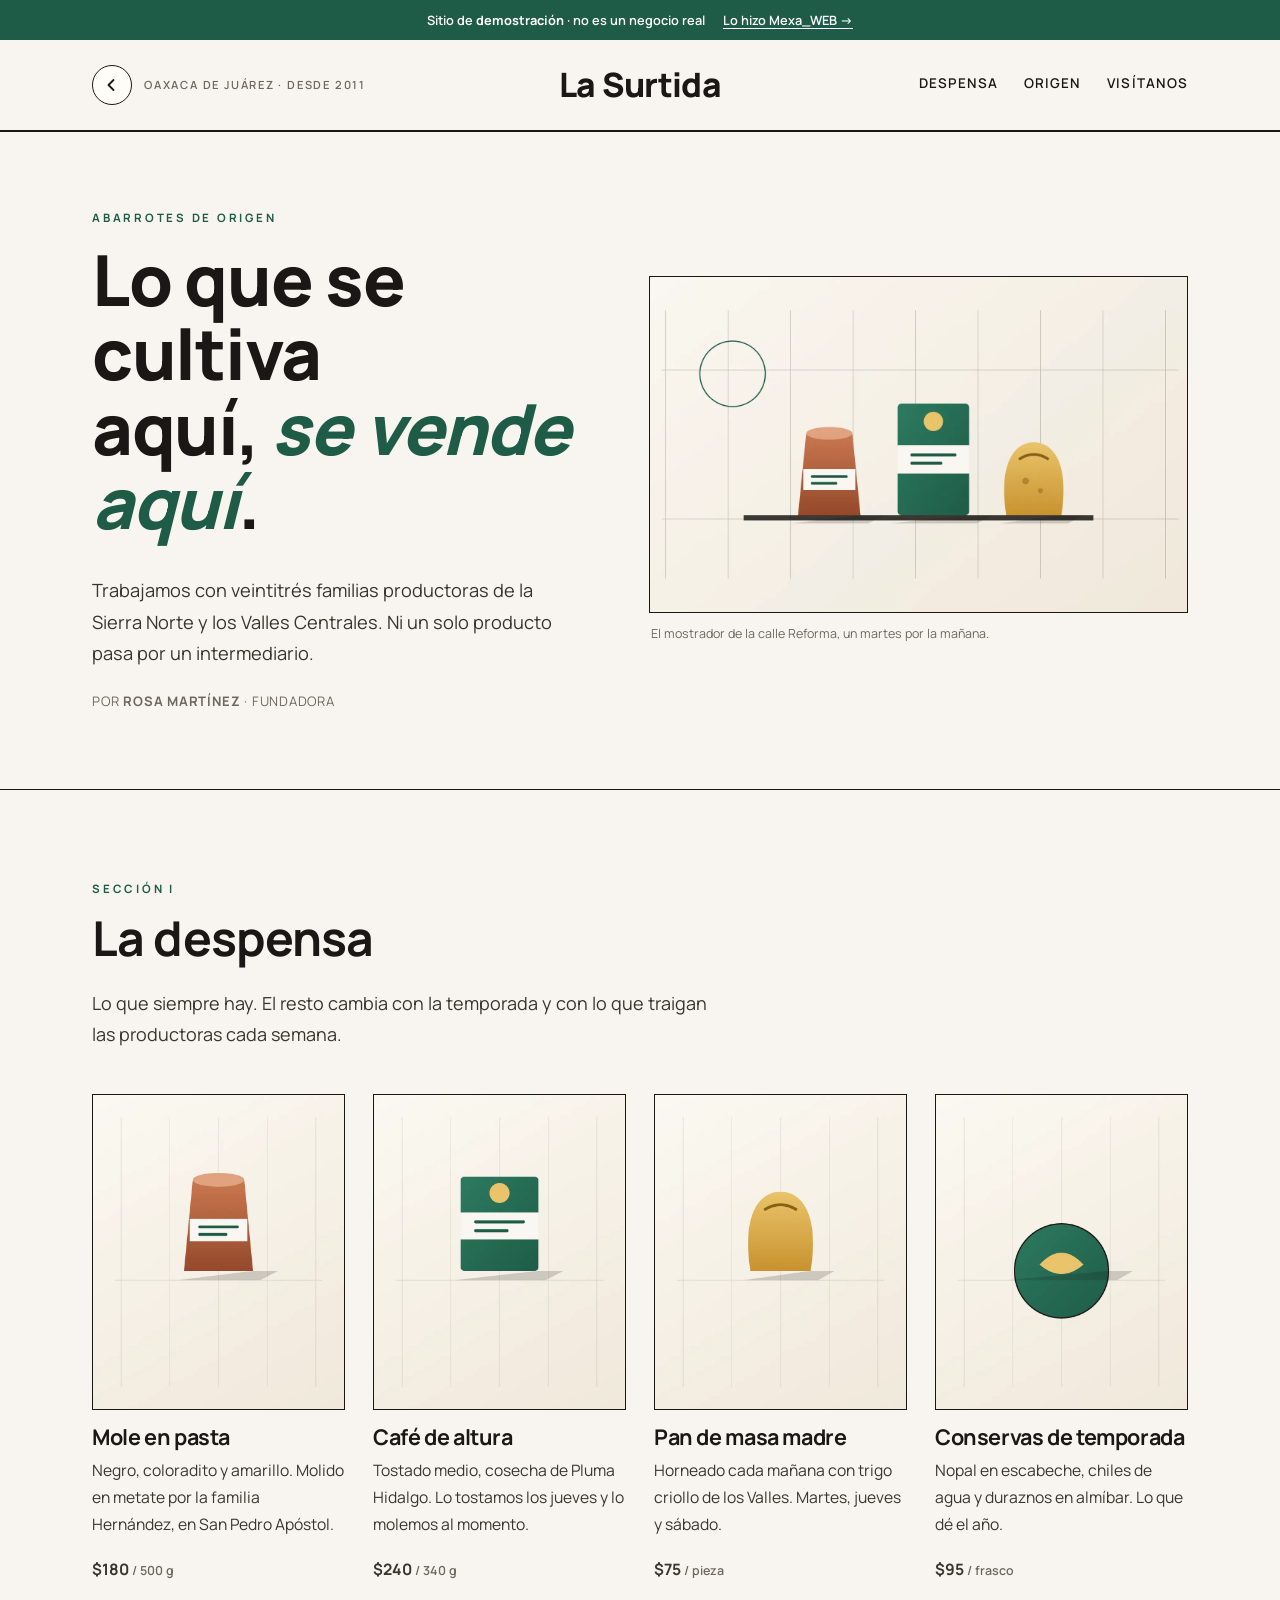
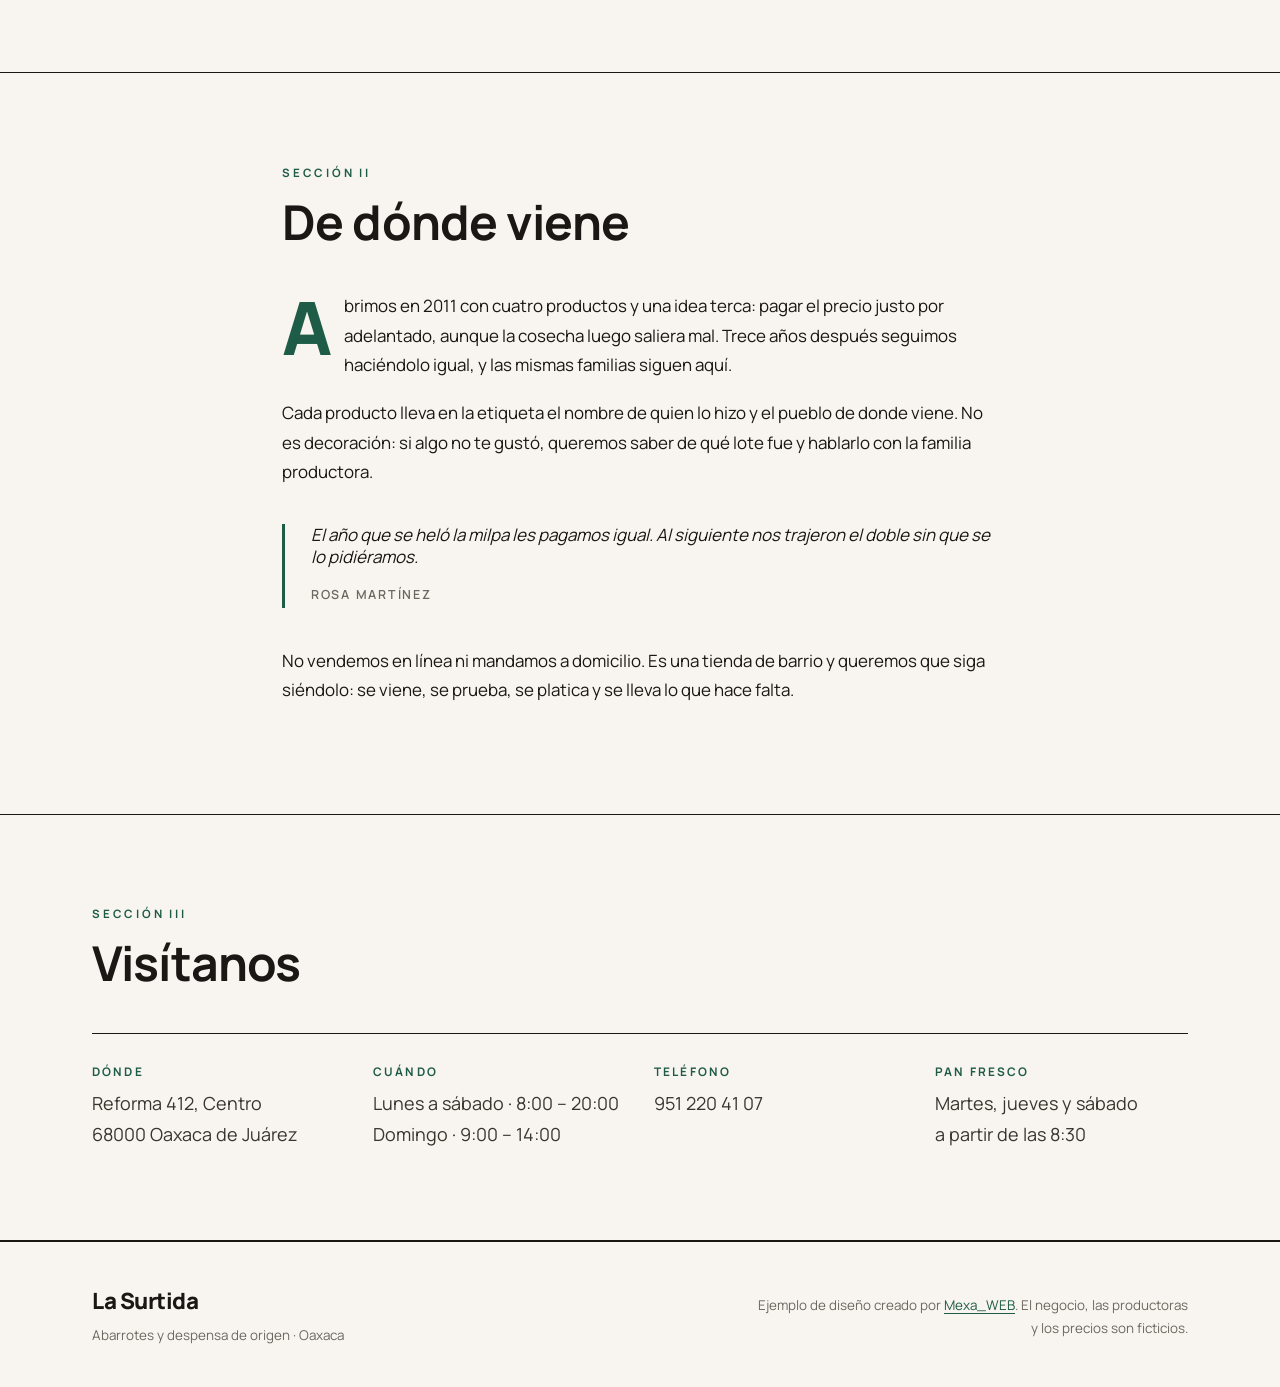
<file: demos/tienda/index.html>
<!DOCTYPE html>
<html lang="es-MX">
<head>
<meta charset="UTF-8">
<meta name="viewport" content="width=device-width, initial-scale=1">
<script>document.documentElement.className += " js";</script>
<title>La Surtida — Abarrotes y despensa de origen | Demo Mexa_WEB</title>
<meta name="description" content="La Surtida: tienda de abarrotes, café y despensa de productores mexicanos en Oaxaca. Ejemplo de página web creado por Mexa_WEB.">
<meta name="robots" content="noindex">
<meta name="theme-color" content="#f8f5f0">
<link rel="preconnect" href="https://fonts.googleapis.com">
<link rel="preconnect" href="https://fonts.gstatic.com" crossorigin>
    <link rel="stylesheet" href="https://fonts.googleapis.com/css2?family=Manrope:wght@400;500;600;700;800&display=swap">
<link rel="preload" as="image" href="assets/img/hero.webp?v=20260921" fetchpriority="high">
<link rel="stylesheet" href="styles.css?v=20260921">
</head>
<body>

<a class="saltar" href="#inicio">Saltar al contenido</a>

<div class="cintillo">
  <span>Sitio de <strong>demostración</strong> · no es un negocio real</span>
  <a href="../../index.html#portafolio">Lo hizo Mexa_WEB →</a>
</div>

<header class="cabecera" id="barra">
  <div class="caja cabecera-in">
    <div class="barra-izq">
      <a class="volver" href="../../index.html#portafolio" id="volver" aria-label="Volver a Mexa_WEB"><svg viewBox="0 0 24 24" fill="none" stroke="currentColor" stroke-width="2.2" stroke-linecap="round" stroke-linejoin="round" aria-hidden="true"><path d="M15 6l-6 6 6 6"/></svg></a>
      <p class="edicion">Oaxaca de Juárez · Desde 2011</p>
    </div>
    <a class="logo" href="#inicio">La Surtida</a>
    <input class="menu-check" type="checkbox" id="menuToggle">
    <label class="menu-btn" for="menuToggle" aria-label="Abrir menú"><span></span></label>
    <nav class="nav" aria-label="Navegación principal">
      <a href="#despensa">Despensa</a>
      <a href="#origen">Origen</a>
      <a href="#visita">Visítanos</a>
    </nav>
  </div>
</header>

<main id="inicio">

<section class="portada">
  <div class="caja portada-grid">
    <div class="portada-txt">
      <p class="rubrica">Abarrotes de origen</p>
      <h1>Lo que se cultiva<br>aquí, <em>se vende aquí</em>.</h1>
      <p class="bajada">Trabajamos con veintitrés familias productoras de la Sierra Norte y los Valles Centrales. Ni un solo producto pasa por un intermediario.</p>
      <p class="firma">Por <strong>Rosa Martínez</strong> · Fundadora</p>
    </div>
    <figure class="portada-fig">
      <img src="assets/img/hero.webp?v=20260921" alt="Frascos, una lata y una pieza de pan sobre un mostrador de tienda" width="1600" height="900">
      <figcaption>El mostrador de la calle Reforma, un martes por la mañana.</figcaption>
    </figure>
  </div>
</section>

<section id="despensa" class="seccion regla">
  <div class="caja">
    <div class="titulo-sec rev">
      <p class="rubrica">Sección I</p>
      <h2>La despensa</h2>
      <p class="entradilla">Lo que siempre hay. El resto cambia con la temporada y con lo que traigan las productoras cada semana.</p>
    </div>
    <div class="productos">
      <article class="producto rev">
        <img src="assets/img/producto-1.webp?v=20260921" alt="Frasco de barro con etiqueta de papel" width="800" height="1000" loading="lazy">
        <h3>Mole en pasta</h3>
        <p>Negro, coloradito y amarillo. Molido en metate por la familia Hernández, en San Pedro Apóstol.</p>
        <p class="precio">$180 <span>/ 500 g</span></p>
      </article>
      <article class="producto rev">
        <img src="assets/img/producto-2.webp?v=20260921" alt="Lata verde de café con etiqueta" width="800" height="1000" loading="lazy">
        <h3>Café de altura</h3>
        <p>Tostado medio, cosecha de Pluma Hidalgo. Lo tostamos los jueves y lo molemos al momento.</p>
        <p class="precio">$240 <span>/ 340 g</span></p>
      </article>
      <article class="producto rev">
        <img src="assets/img/producto-3.webp?v=20260921" alt="Pan de masa madre" width="800" height="1000" loading="lazy">
        <h3>Pan de masa madre</h3>
        <p>Horneado cada mañana con trigo criollo de los Valles. Martes, jueves y sábado.</p>
        <p class="precio">$75 <span>/ pieza</span></p>
      </article>
      <article class="producto rev">
        <img src="assets/img/producto-4.webp?v=20260921" alt="Lata circular verde de conserva" width="800" height="1000" loading="lazy">
        <h3>Conservas de temporada</h3>
        <p>Nopal en escabeche, chiles de agua y duraznos en almíbar. Lo que dé el año.</p>
        <p class="precio">$95 <span>/ frasco</span></p>
      </article>
    </div>
  </div>
</section>

<section id="origen" class="seccion regla">
  <div class="caja ensayo">
    <div class="titulo-sec rev">
      <p class="rubrica">Sección II</p>
      <h2>De dónde viene</h2>
    </div>
    <div class="cuerpo rev">
      <p class="capitular">Abrimos en 2011 con cuatro productos y una idea terca: pagar el precio justo por adelantado, aunque la cosecha luego saliera mal. Trece años después seguimos haciéndolo igual, y las mismas familias siguen aquí.</p>
      <p>Cada producto lleva en la etiqueta el nombre de quien lo hizo y el pueblo de donde viene. No es decoración: si algo no te gustó, queremos saber de qué lote fue y hablarlo con la familia productora.</p>
      <blockquote>
        <p>El año que se heló la milpa les pagamos igual. Al siguiente nos trajeron el doble sin que se lo pidiéramos.</p>
        <cite>Rosa Martínez</cite>
      </blockquote>
      <p>No vendemos en línea ni mandamos a domicilio. Es una tienda de barrio y queremos que siga siéndolo: se viene, se prueba, se platica y se lleva lo que hace falta.</p>
    </div>
  </div>
</section>

<section id="visita" class="seccion regla">
  <div class="caja">
    <div class="titulo-sec rev">
      <p class="rubrica">Sección III</p>
      <h2>Visítanos</h2>
    </div>
    <div class="datos rev">
      <div><h3>Dónde</h3><p>Reforma 412, Centro<br>68000 Oaxaca de Juárez</p></div>
      <div><h3>Cuándo</h3><p>Lunes a sábado · 8:00 – 20:00<br>Domingo · 9:00 – 14:00</p></div>
      <div><h3>Teléfono</h3><p>951 220 41 07</p></div>
      <div><h3>Pan fresco</h3><p>Martes, jueves y sábado<br>a partir de las 8:30</p></div>
    </div>
  </div>
</section>

</main>

<footer class="pie">
  <div class="caja pie-in">
    <div>
      <p class="logo logo-pie">La Surtida</p>
      <p class="pie-nota">Abarrotes y despensa de origen · Oaxaca</p>
    </div>
    <p class="pie-legal">Ejemplo de diseño creado por <a href="../../index.html">Mexa_WEB</a>. El negocio, las productoras y los precios son ficticios.</p>
  </div>
</footer>

<script defer src="main.js?v=20260921"></script>
</body>
</html>
</file>
<file: demos/consultorio/styles.css>
/* ============================================================
   Clínica Vértice — Arquetipo 04 Glassmorphism Modern
   ============================================================ */
:root{
  --bg:#f5f0ea; --glass:rgba(255,255,255,.55); --glass-2:rgba(255,255,255,.32);
  --ink:#1f2937; --ink-soft:#4b5563; --ink-mute:#6b7280;
  --accent:#0f7d72; --accent-2:#0c655c; --indigo:#5b5fd6;
  --line:rgba(31,41,55,.12);
  --max:1160px;
  --sans:'Manrope',system-ui,-apple-system,'Segoe UI',Roboto,Helvetica,Arial,sans-serif;
}
*,*::before,*::after{box-sizing:border-box}
html{scroll-behavior:smooth}
body{margin:0;background:var(--bg);color:var(--ink);font-family:var(--sans);
  font-size:17px;line-height:1.7;-webkit-font-smoothing:antialiased;overflow-x:hidden}
img{max-width:100%;display:block;height:auto}
a{color:inherit;text-decoration:none}
ul,ol{margin:0;padding:0;list-style:none}
h1,h2,h3{font-weight:800;line-height:1.12;letter-spacing:-.03em;margin:0 0 .5em}
h1{font-size:clamp(2.4rem,5.6vw,4rem)}
h2{font-size:clamp(1.85rem,4vw,2.7rem)}
h3{font-size:clamp(1.12rem,2vw,1.3rem)}
em{font-style:normal;color:var(--accent)}
p{margin:0 0 1.1em}
a:focus-visible,button:focus-visible,label:focus-visible,input:focus-visible,
select:focus-visible,summary:focus-visible{outline:3px solid var(--accent);outline-offset:3px;border-radius:6px}
.saltar{position:absolute;left:16px;top:-100px;z-index:200;padding:12px 20px;
  background:var(--accent);color:#fff;font-weight:700;border-radius:0 0 10px 10px;transition:top .18s}
.saltar:focus{top:0}
.caja{width:100%;max-width:var(--max);margin-inline:auto;padding-inline:22px}
.seccion{padding-block:clamp(60px,8vw,110px);scroll-margin-top:92px;position:relative}

.cintillo{background:var(--ink);color:#fff;font-size:.82rem;font-weight:600;
  display:flex;flex-wrap:wrap;gap:6px 18px;justify-content:center;align-items:center;padding:9px 18px;text-align:center}
.cintillo a{text-decoration:underline;text-underline-offset:3px;color:#8ee3d8}

/* ---- barra de cristal ---- */
.barra{position:sticky;top:0;z-index:80;background:rgba(255,255,255,.55);
  backdrop-filter:blur(20px) saturate(180%);-webkit-backdrop-filter:blur(20px) saturate(180%);
  border-bottom:1px solid rgba(255,255,255,.7);transition:background .3s}
.barra.activo{background:rgba(255,255,255,.82)}
.barra-in{display:flex;align-items:center;justify-content:space-between;gap:18px;padding-block:14px;position:relative}
.marca{display:inline-flex;align-items:center;gap:10px;font-size:1.18rem;font-weight:500;letter-spacing:-.02em}
.marca strong{font-weight:800}
.marca-icono{width:26px;height:26px;border-radius:9px;flex:none;
  background:linear-gradient(135deg,#2bb3a3,#0f7d72)}
.nav{display:flex;align-items:center;gap:28px;font-size:.94rem;font-weight:600}
.nav a{color:var(--ink-soft);transition:color .2s}
.nav a:hover{color:var(--accent)}
.nav-cta{background:var(--accent);color:#fff!important;padding:10px 22px;border-radius:999px}
.nav-cta:hover{background:var(--accent-2)}
.menu-check,.menu-btn{display:none}

/* ---- malla de color ---- */
.malla{position:absolute;inset:-10% -5% auto -5%;height:120%;z-index:0;pointer-events:none;
  background:
    radial-gradient(38% 42% at 18% 26%,#9fe3d9 0%,transparent 62%),
    radial-gradient(36% 40% at 82% 22%,#bcc9ff 0%,transparent 62%),
    radial-gradient(40% 38% at 56% 92%,#ffd8c2 0%,transparent 60%);
  filter:blur(52px) saturate(135%);opacity:.9}
@media (prefers-reduced-motion:no-preference){
  .malla{animation:deriva 34s ease-in-out infinite}
}
@keyframes deriva{
  0%,100%{transform:translate3d(0,0,0) scale(1)}
  33%{transform:translate3d(-2.5%,2%,0) scale(1.06)}
  66%{transform:translate3d(2.5%,-1.5%,0) scale(1.03)}
}

/* ---- hero ---- */
.hero{padding-block:clamp(50px,7vw,100px);position:relative;overflow:hidden}
.hero-grid{position:relative;z-index:1;display:grid;grid-template-columns:1.05fr .95fr;
  gap:clamp(30px,5vw,64px);align-items:center}
.kicker{font-size:.76rem;font-weight:700;letter-spacing:.16em;text-transform:uppercase;
  color:var(--ink-mute);margin-bottom:18px}
.hero-sub{color:var(--ink-soft);font-size:1.08rem;max-width:480px}
.acciones{display:flex;flex-wrap:wrap;gap:14px;margin-top:28px}
.btn{display:inline-flex;align-items:center;justify-content:center;font-family:inherit;
  font-weight:700;font-size:1rem;padding:15px 30px;border-radius:999px;border:1px solid transparent;
  cursor:pointer;transition:transform .2s,background .2s,border-color .2s,color .2s}
.btn-lleno{background:var(--accent);color:#fff;box-shadow:0 16px 34px -14px rgba(15,125,114,.6)}
.btn-lleno:hover{background:var(--accent-2);transform:translateY(-2px)}
.btn-cristal{background:var(--glass);border-color:rgba(255,255,255,.8);color:var(--ink);
  backdrop-filter:blur(14px);-webkit-backdrop-filter:blur(14px)}
.btn-cristal:hover{background:rgba(255,255,255,.75);transform:translateY(-2px)}
.pastillas{display:flex;flex-wrap:wrap;gap:10px;margin-top:28px}
.pastillas li{font-size:.86rem;font-weight:600;color:var(--ink-soft);padding:8px 16px;border-radius:999px;
  background:var(--glass-2);border:1px solid rgba(255,255,255,.75)}
.hero-fig{margin:0;border-radius:28px;overflow:hidden;border:1px solid rgba(255,255,255,.85);
  background:var(--glass);backdrop-filter:blur(18px);-webkit-backdrop-filter:blur(18px);
  box-shadow:0 44px 80px -40px rgba(31,41,55,.42)}
.hero-fig img{width:100%;aspect-ratio:16/10;object-fit:cover}

/* ---- tarjetas de cristal ---- */
.titulo-sec{max-width:640px;margin-bottom:46px}
.entradilla{color:var(--ink-soft)}
.tarjetas{display:grid;grid-template-columns:repeat(3,1fr);gap:24px}
.tarjeta{background:var(--glass);border:1px solid rgba(255,255,255,.85);border-radius:24px;overflow:hidden;
  backdrop-filter:blur(20px) saturate(180%);-webkit-backdrop-filter:blur(20px) saturate(180%);
  transition:transform .4s cubic-bezier(.22,1,.36,1),box-shadow .4s}
.tarjeta:hover{transform:translateY(-8px);box-shadow:0 34px 60px -30px rgba(15,125,114,.45)}
.tarjeta img{aspect-ratio:4/3.2;object-fit:cover;width:100%}
.tarjeta-txt{padding:24px 24px 28px}
.tarjeta-txt p{color:var(--ink-soft);font-size:.96rem;margin:0}

/* ---- pasos ---- */
.pasos{display:grid;grid-template-columns:repeat(4,1fr);gap:20px}
.pasos li{background:var(--glass-2);border:1px solid rgba(255,255,255,.8);border-radius:20px;padding:26px 22px;
  backdrop-filter:blur(14px);-webkit-backdrop-filter:blur(14px)}
.paso-n{display:inline-flex;align-items:center;justify-content:center;width:38px;height:38px;border-radius:12px;
  background:linear-gradient(135deg,#2bb3a3,#0f7d72);color:#fff;font-weight:800;margin-bottom:14px}
.pasos p{color:var(--ink-soft);font-size:.95rem;margin:0}

/* ---- dudas ---- */
.dudas-caja{max-width:820px}
.acordeon{display:grid;gap:12px}
details{background:var(--glass);border:1px solid rgba(255,255,255,.85);border-radius:18px;
  backdrop-filter:blur(16px);-webkit-backdrop-filter:blur(16px);overflow:hidden}
summary{cursor:pointer;padding:20px 24px;font-weight:700;list-style:none;display:flex;
  justify-content:space-between;align-items:center;gap:16px}
summary::-webkit-details-marker{display:none}
summary::after{content:'+';font-size:1.5rem;font-weight:600;color:var(--accent);flex:none;line-height:1}
details[open] summary::after{content:'–'}
details p{margin:0;padding:0 24px 22px;color:var(--ink-soft)}

/* ---- cita ---- */
.cta-caja{max-width:560px;margin-inline:auto;text-align:center;
  background:var(--glass);border:1px solid rgba(255,255,255,.85);border-radius:28px;padding:clamp(30px,5vw,54px);
  backdrop-filter:blur(20px) saturate(180%);-webkit-backdrop-filter:blur(20px) saturate(180%)}
.cta-caja p{color:var(--ink-soft)}
.form{display:grid;gap:18px;margin-top:28px;text-align:left}
.campo label{display:block;font-size:.78rem;font-weight:700;letter-spacing:.1em;text-transform:uppercase;
  color:var(--ink-mute);margin-bottom:8px}
.campo input,.campo select{width:100%;font-family:inherit;font-size:1rem;color:var(--ink);
  background:rgba(255,255,255,.75);border:1px solid var(--line);border-radius:12px;padding:14px 16px}
.campo input:hover,.campo select:hover{border-color:var(--accent)}
.form-aviso{margin:0;min-height:1.5em;font-size:.95rem;color:var(--accent)}
.form-aviso.error{color:#c0392b}

/* ---- pie ---- */
.pie{border-top:1px solid var(--line);padding-block:42px;background:rgba(255,255,255,.4)}
.pie-in{display:flex;flex-wrap:wrap;gap:20px;justify-content:space-between;align-items:center}
.marca-pie{font-size:1.15rem;margin:0}
.pie-nota,.pie-legal{color:var(--ink-mute);font-size:.86rem;margin:4px 0 0}
.pie-legal{max-width:440px;text-align:right}
.pie-legal a{color:var(--accent);text-decoration:underline;text-underline-offset:3px}

@media (prefers-reduced-motion:no-preference){
  .js .rev{opacity:0;transform:translateY(20px);transition:opacity .7s ease,transform .7s cubic-bezier(.22,1,.36,1)}
  .js .rev.visible{opacity:1;transform:none}
}

@media (max-width:980px){
  .pasos{grid-template-columns:repeat(2,1fr)}
}
@media (max-width:900px){
  .hero-grid{grid-template-columns:1fr;gap:34px}
  .hero-fig{order:-1}
  .tarjetas{grid-template-columns:1fr}
  .pie-legal{text-align:left}
  .menu-btn{display:flex;align-items:center;justify-content:center;width:44px;height:44px;
    border:1px solid var(--line);border-radius:10px;cursor:pointer;background:rgba(255,255,255,.6)}
  .menu-btn span,.menu-btn span::before,.menu-btn span::after{
    content:'';display:block;width:20px;height:2px;background:var(--ink);position:relative}
  .menu-btn span::before{position:absolute;top:-6px}
  .menu-btn span::after{position:absolute;top:6px}
  .nav{position:absolute;top:100%;left:0;right:0;flex-direction:column;align-items:stretch;gap:0;
    background:rgba(255,255,255,.97);border-bottom:1px solid var(--line);padding:10px 22px 20px;display:none}
  .menu-check:checked ~ .nav{display:flex}
  .nav a{padding:13px 0;border-bottom:1px solid var(--line)}
  .nav-cta{text-align:center;margin-top:14px;border-bottom:none}
}
@media (max-width:560px){
  body{font-size:16px}
  .btn{width:100%}
  .acciones{flex-direction:column;align-items:stretch}
  .pasos{grid-template-columns:1fr}
}

/* ---- botón de volver ---- */
.barra-izq{display:flex;align-items:center;gap:14px;min-width:0}
.volver{
  flex:none;display:inline-flex;align-items:center;justify-content:center;
  width:42px;height:42px;border-radius:50%;
  background:rgba(255,255,255,.62);border:1px solid rgba(255,255,255,.9);color:var(--accent);
  backdrop-filter:blur(14px);-webkit-backdrop-filter:blur(14px);
  transition:background .2s ease,color .2s ease,transform .2s ease;
}
.volver svg{width:21px;height:21px;margin-right:2px}
.volver:hover{background:var(--accent);color:#fff;transform:translateX(-2px)}

/* Nada de recuadros al arrastrar: el texto no se selecciona y, por si
   acaso, la selección se pinta transparente. */
body{-webkit-user-select:none;-moz-user-select:none;user-select:none;
     -webkit-tap-highlight-color:transparent}
::selection{background-color:transparent;color:inherit;text-shadow:none}
::-moz-selection{background-color:transparent;color:inherit;text-shadow:none}
</file>
<file: demos/restaurante/styles.css>
/* ============================================================
   Maíz y Brasa — Arquetipo 02 Editorial Dark Warm
   ============================================================ */
:root{
  --bg:#0E0B09; --bg-2:#15110E; --bg-3:#1E1813;
  --cream:#F2EBDA; --cream-2:#DDD2BC; --cream-3:#8B7E68;
  --accent:#C5301E; --accent-2:#A82516; --gold:#C49A5B;
  --line:rgba(242,235,218,.12);
  --max:1180px;
  --serif:'Manrope',system-ui,-apple-system,'Segoe UI',Roboto,Helvetica,Arial,sans-serif;
  --sans:'Manrope',system-ui,-apple-system,'Segoe UI',Roboto,Helvetica,Arial,sans-serif;
}
*,*::before,*::after{box-sizing:border-box}
html{scroll-behavior:smooth}
body{margin:0;background:var(--bg);color:var(--cream);font-family:var(--sans);
  font-size:17px;line-height:1.7;-webkit-font-smoothing:antialiased;overflow-x:hidden}
img{max-width:100%;display:block;height:auto}
a{color:inherit;text-decoration:none}
ul,dl,dd{margin:0;padding:0;list-style:none}
h1,h2,h3{font-family:var(--serif);font-weight:700;line-height:1.08;letter-spacing:-.02em;margin:0 0 .5em}
h1{font-size:clamp(2.6rem,7vw,5rem)}
h2{font-size:clamp(2rem,4.6vw,3.2rem)}
h3{font-size:clamp(1.25rem,2.4vw,1.55rem)}
em{font-style:italic;color:var(--gold)}
p{margin:0 0 1.1em}
a:focus-visible,button:focus-visible,label:focus-visible,input:focus-visible{
  outline:3px solid var(--gold);outline-offset:3px;border-radius:4px}
.saltar{position:absolute;left:16px;top:-100px;z-index:200;padding:12px 20px;
  background:var(--gold);color:#1a1209;font-weight:700;border-radius:0 0 10px 10px;transition:top .18s}
.saltar:focus{top:0}
.caja{width:100%;max-width:var(--max);margin-inline:auto;padding-inline:22px}
.seccion{padding-block:clamp(64px,9vw,120px);scroll-margin-top:90px}
.seccion-alt{background:var(--bg-2)}
.eyebrow{font-family:var(--sans);font-size:.74rem;font-weight:700;letter-spacing:.2em;
  text-transform:uppercase;color:var(--cream-3);margin-bottom:14px}

/* ---- cintillo de demo ---- */
.cintillo{background:var(--accent);color:#fff;font-size:.82rem;font-weight:600;
  display:flex;flex-wrap:wrap;gap:6px 18px;justify-content:center;align-items:center;
  padding:9px 18px;text-align:center}
.cintillo a{text-decoration:underline;text-underline-offset:3px}

/* ---- barra ---- */
.barra{position:sticky;top:0;z-index:80;background:rgba(14,11,9,.82);
  backdrop-filter:blur(14px);-webkit-backdrop-filter:blur(14px);
  border-bottom:1px solid transparent;transition:border-color .3s,background .3s}
.barra.activo{border-bottom-color:var(--line);background:rgba(14,11,9,.95)}
.barra-in{display:flex;align-items:center;justify-content:space-between;gap:18px;
  padding-block:16px;position:relative}
.marca{font-family:var(--serif);font-size:1.32rem;font-weight:700;letter-spacing:-.01em}
.marca span{font-style:italic;color:var(--gold)}
.nav{display:flex;align-items:center;gap:30px;font-size:.94rem;font-weight:500}
.nav a{color:var(--cream-2);transition:color .2s}
.nav a:hover{color:var(--cream)}
.nav-cta{border:1px solid var(--line);padding:9px 20px;border-radius:999px;color:var(--cream)!important}
.nav-cta:hover{background:var(--accent);border-color:var(--accent)}
.menu-check,.menu-btn{display:none}

/* ---- hero ---- */
.hero{position:relative;min-height:clamp(560px,86svh,820px);display:flex;align-items:flex-end;
  padding-block:clamp(70px,10vw,130px);overflow:hidden}
.hero-img{position:absolute;inset:0;width:100%;height:100%;object-fit:cover;
  filter:saturate(1.05) contrast(1.04)}
.hero-tinte{position:absolute;inset:0;background:
  linear-gradient(100deg,rgba(14,11,9,.94) 0%,rgba(14,11,9,.72) 34%,rgba(14,11,9,.18) 62%,rgba(14,11,9,.5) 100%),
  linear-gradient(180deg,rgba(14,11,9,.55) 0%,rgba(14,11,9,.2) 40%,rgba(14,11,9,.92) 100%)}
.hero-mesh{position:absolute;inset:0;opacity:.5;
  background:radial-gradient(60% 50% at 24% 18%,rgba(197,48,30,.42),transparent 62%),
             radial-gradient(52% 46% at 84% 72%,rgba(196,154,91,.3),transparent 64%);
  filter:blur(50px)}
.hero-in{position:relative;z-index:2}
.kicker{display:inline-flex;align-items:center;gap:9px;font-size:.78rem;font-weight:600;
  letter-spacing:.14em;text-transform:uppercase;color:var(--cream-2);margin-bottom:22px}
.punto{width:8px;height:8px;border-radius:50%;background:#61d07a;flex:none}
.hero-sub{max-width:540px;color:var(--cream-2);font-size:1.08rem}
.acciones{display:flex;flex-wrap:wrap;gap:14px;margin-top:30px}
.btn{display:inline-flex;align-items:center;justify-content:center;font-family:var(--sans);
  font-weight:600;font-size:1rem;padding:15px 32px;border-radius:999px;border:1px solid transparent;
  cursor:pointer;transition:transform .2s,background .2s,border-color .2s,color .2s}
.btn-lleno{background:var(--accent);color:#fff;border-color:var(--accent)}
.btn-lleno:hover{background:var(--accent-2);transform:translateY(-2px)}
.btn-linea{border-color:var(--line);color:var(--cream)}
.btn-linea:hover{border-color:var(--gold);color:var(--gold);transform:translateY(-2px)}

/* ---- dos columnas ---- */
.dos-col{display:grid;grid-template-columns:.85fr 1.15fr;gap:clamp(30px,6vw,80px);align-items:start}
.grande{font-family:var(--serif);font-size:clamp(1.25rem,2.4vw,1.6rem);line-height:1.45;color:var(--cream)}
.dos-col p{color:var(--cream-2)}
.pilares{display:grid;gap:14px;margin-top:26px;border-top:1px solid var(--line);padding-top:26px}
.pilares li{display:flex;flex-wrap:wrap;gap:4px 16px;justify-content:space-between;
  border-bottom:1px solid var(--line);padding-bottom:12px}
.pilares strong{font-family:var(--serif);font-size:1.05rem}
.pilares span{color:var(--cream-3);font-size:.92rem}

/* ---- carta ---- */
.titulo-sec{max-width:640px;margin-bottom:52px}
.entradilla{color:var(--cream-2)}
.platos{display:grid;grid-template-columns:repeat(3,1fr);gap:26px}
.plato{background:var(--bg-3);border:1px solid var(--line);border-radius:6px;overflow:hidden;
  transition:transform .35s cubic-bezier(.22,1,.36,1),border-color .35s}
.plato:hover{transform:translateY(-8px);border-color:rgba(196,154,91,.45)}
.plato img{aspect-ratio:4/5;object-fit:cover;width:100%;transition:transform .5s,filter .5s}
.plato:hover img{transform:scale(1.05);filter:saturate(1.16)}
.plato-txt{padding:26px 24px 28px}
.plato-txt p{color:var(--cream-2);font-size:.96rem}
.precio{font-family:var(--serif);font-size:1.45rem;color:var(--gold);margin:0}
.nota{margin-top:34px;color:var(--cream-3);font-size:.92rem;text-align:center}

/* ---- datos ---- */
.datos{display:grid;gap:22px}
.datos dt{font-size:.74rem;font-weight:700;letter-spacing:.2em;text-transform:uppercase;
  color:var(--cream-3);margin-bottom:6px}
.datos dd{font-size:1.05rem;color:var(--cream)}

/* ---- reserva ---- */
.cta{background:
  radial-gradient(70% 90% at 50% 0%,rgba(197,48,30,.22),transparent 62%),var(--bg-2)}
.cta-caja{max-width:620px;margin-inline:auto;text-align:center}
.cta-caja p{color:var(--cream-2)}
.form{display:grid;gap:18px;margin-top:34px;text-align:left}
.campo label{display:block;font-size:.8rem;font-weight:600;letter-spacing:.1em;
  text-transform:uppercase;color:var(--cream-3);margin-bottom:8px}
.campo input{width:100%;font-family:inherit;font-size:1rem;color:var(--cream);
  background:var(--bg-3);border:1px solid var(--line);border-radius:5px;padding:14px 16px}
.campo input:hover{border-color:rgba(196,154,91,.4)}
.form-aviso{margin:0;min-height:1.5em;font-size:.95rem;color:var(--gold)}
.form-aviso.error{color:#ff8b7a}

/* ---- pie ---- */
.pie{border-top:1px solid var(--line);padding-block:44px;background:var(--bg)}
.pie-in{display:flex;flex-wrap:wrap;gap:20px;justify-content:space-between;align-items:center}
.marca-pie{font-size:1.2rem;margin:0}
.pie-nota,.pie-legal{color:var(--cream-3);font-size:.88rem;margin:4px 0 0}
.pie-legal{max-width:420px;text-align:right}
.pie-legal a{color:var(--gold);text-decoration:underline;text-underline-offset:3px}

/* ---- revelado ---- */
@media (prefers-reduced-motion:no-preference){
  .js .rev{opacity:0;transform:translateY(20px);transition:opacity .7s ease,transform .7s cubic-bezier(.22,1,.36,1)}
  .js .rev.visible{opacity:1;transform:none}
}

/* ---- responsive ---- */
@media (max-width:900px){
  .dos-col{grid-template-columns:1fr;gap:34px}
  .platos{grid-template-columns:1fr}
  .pie-legal{text-align:left}
  .menu-btn{display:flex;align-items:center;justify-content:center;width:44px;height:44px;
    border:1px solid var(--line);border-radius:8px;cursor:pointer}
  .menu-btn span,.menu-btn span::before,.menu-btn span::after{
    content:'';display:block;width:20px;height:2px;background:var(--cream);position:relative}
  .menu-btn span::before{position:absolute;top:-6px}
  .menu-btn span::after{position:absolute;top:6px}
  .nav{position:absolute;top:100%;left:0;right:0;flex-direction:column;align-items:stretch;
    gap:0;background:rgba(14,11,9,.98);border-block:1px solid var(--line);
    padding:10px 22px 20px;display:none}
  .menu-check:checked ~ .nav{display:flex}
  .nav a{padding:13px 0;border-bottom:1px solid var(--line)}
  .nav-cta{text-align:center;margin-top:14px;border-bottom:none}
}
@media (max-width:560px){
  body{font-size:16px}
  .btn{width:100%}
  .acciones{flex-direction:column;align-items:stretch}
  .plato img{aspect-ratio:3/2}
}

/* ---- botón de volver ---- */
.barra-izq{display:flex;align-items:center;gap:14px;min-width:0}
.volver{
  flex:none;display:inline-flex;align-items:center;justify-content:center;
  width:42px;height:42px;border-radius:50%;
  background:rgba(242,235,218,.07);border:1px solid var(--line);color:var(--cream);
  transition:background .2s ease,border-color .2s ease,color .2s ease,transform .2s ease;
}
.volver svg{width:21px;height:21px;margin-right:2px}
.volver:hover{background:var(--gold);border-color:var(--gold);color:#1a1209;transform:translateX(-2px)}

/* Nada de recuadros al arrastrar: el texto no se selecciona y, por si
   acaso, la selección se pinta transparente. */
body{-webkit-user-select:none;-moz-user-select:none;user-select:none;
     -webkit-tap-highlight-color:transparent}
::selection{background-color:transparent;color:inherit;text-shadow:none}
::-moz-selection{background-color:transparent;color:inherit;text-shadow:none}
</file>
<file: demos/salon/styles.css>
/* ============================================================
   Raíz Estudio — Arquetipo 01 Editorial Light Cream
   ============================================================ */
:root{
  --bg:#f4efe6; --bg-2:#ece0cf; --paper:#fffdf9;
  --ink:#241f1d; --ink-soft:#3c3532; --ink-mute:#7d726c;
  --accent:#a8546b; --accent-2:#8d4459; --moss:#4a5d3a;
  --line:rgba(36,31,29,.14);
  --max:1160px;
  --serif:'Manrope',system-ui,-apple-system,'Segoe UI',Roboto,Helvetica,Arial,sans-serif;
  --sans:'Manrope',system-ui,-apple-system,'Segoe UI',Roboto,Helvetica,Arial,sans-serif;
}
*,*::before,*::after{box-sizing:border-box}
html{scroll-behavior:smooth}
body{margin:0;background:var(--bg);color:var(--ink);font-family:var(--sans);
  font-size:17px;line-height:1.75;font-weight:400;-webkit-font-smoothing:antialiased;overflow-x:hidden}
img{max-width:100%;display:block;height:auto}
a{color:inherit;text-decoration:none}
ul{margin:0;padding:0;list-style:none}
h1,h2,h3{font-family:var(--serif);font-weight:600;line-height:1.1;letter-spacing:-.02em;margin:0 0 .5em}
h1{font-size:clamp(2.7rem,6.4vw,4.6rem)}
h2{font-size:clamp(1.9rem,4.2vw,3rem)}
h3{font-size:clamp(1.2rem,2.2vw,1.45rem)}
em{font-style:italic;color:var(--accent)}
p{margin:0 0 1.1em}
a:focus-visible,button:focus-visible,label:focus-visible,input:focus-visible,select:focus-visible{
  outline:3px solid var(--accent);outline-offset:3px;border-radius:4px}
.saltar{position:absolute;left:16px;top:-100px;z-index:200;padding:12px 20px;
  background:var(--accent);color:#fff;font-weight:600;border-radius:0 0 10px 10px;transition:top .18s}
.saltar:focus{top:0}
.caja{width:100%;max-width:var(--max);margin-inline:auto;padding-inline:22px}
.seccion{padding-block:clamp(64px,9vw,120px);scroll-margin-top:90px}
.seccion-alt{background:var(--bg-2)}
.num{font-family:var(--serif);font-size:.95rem;font-weight:600;color:var(--accent);
  letter-spacing:.08em;margin-bottom:12px}

.cintillo{background:var(--ink);color:var(--bg);font-size:.82rem;font-weight:500;
  display:flex;flex-wrap:wrap;gap:6px 18px;justify-content:center;align-items:center;
  padding:9px 18px;text-align:center}
.cintillo a{text-decoration:underline;text-underline-offset:3px;color:#f0b8c6}

.barra{position:sticky;top:0;z-index:80;background:rgba(244,239,230,.86);
  backdrop-filter:blur(12px);-webkit-backdrop-filter:blur(12px);
  border-bottom:1px solid transparent;transition:border-color .3s,background .3s}
.barra.activo{border-bottom-color:var(--line);background:rgba(244,239,230,.97)}
.barra-in{display:flex;align-items:center;justify-content:space-between;gap:18px;
  padding-block:16px;position:relative}
.marca{font-family:var(--serif);font-size:1.3rem;font-weight:600}
.nav{display:flex;align-items:center;gap:30px;font-size:.94rem;font-weight:500}
.nav a{color:var(--ink-soft);transition:color .2s}
.nav a:hover{color:var(--accent)}
.nav-cta{border:1px solid var(--accent);color:var(--accent)!important;padding:9px 20px;border-radius:999px}
.nav-cta:hover{background:var(--accent);color:#fff!important}
.menu-check,.menu-btn{display:none}

/* ---- hero ---- */
.hero{padding-block:clamp(48px,7vw,96px)}
.hero-grid{display:grid;grid-template-columns:1fr 1fr;gap:clamp(30px,5vw,70px);align-items:center}
.kicker{font-size:.76rem;font-weight:600;letter-spacing:.2em;text-transform:uppercase;
  color:var(--ink-mute);margin-bottom:20px}
.hero-sub{color:var(--ink-soft);font-size:1.08rem;max-width:480px}
.hero-pie{margin-top:26px;font-size:.9rem;color:var(--ink-mute)}
.acciones{display:flex;flex-wrap:wrap;gap:14px;margin-top:28px}
.btn{display:inline-flex;align-items:center;justify-content:center;font-family:var(--sans);
  font-weight:600;font-size:1rem;padding:15px 32px;border-radius:999px;border:1px solid transparent;
  cursor:pointer;transition:transform .2s,background .2s,border-color .2s,color .2s}
.btn-lleno{background:var(--accent);color:#fff}
.btn-lleno:hover{background:var(--accent-2);transform:translateY(-2px)}
.btn-linea{border-color:var(--line);color:var(--ink)}
.btn-linea:hover{border-color:var(--accent);color:var(--accent);transform:translateY(-2px)}
.hero-fig{margin:0;border-radius:200px 200px 14px 14px;overflow:hidden;
  box-shadow:0 40px 80px -40px rgba(60,40,45,.45)}
.hero-fig img{width:100%;aspect-ratio:4/3.4;object-fit:cover}

/* ---- manifiesto ---- */
.manifiesto{display:grid;grid-template-columns:auto 1fr;gap:clamp(24px,5vw,70px);align-items:start;
  max-width:900px}
.manifiesto .num{margin:0}
.grande{font-family:var(--serif);font-size:clamp(1.3rem,2.4vw,1.7rem);line-height:1.45}
.manifiesto p:not(.grande):not(.num){color:var(--ink-soft)}

/* ---- tarjetas ---- */
.titulo-sec{max-width:620px;margin-bottom:48px}
.entradilla{color:var(--ink-soft)}
.tarjetas{display:grid;grid-template-columns:repeat(3,1fr);gap:26px}
.tarjeta{background:var(--paper);border:1px solid var(--line);border-radius:14px;overflow:hidden;
  transition:transform .4s cubic-bezier(.22,1,.36,1),box-shadow .4s}
.tarjeta:hover{transform:translateY(-8px);box-shadow:0 30px 60px -30px rgba(168,84,107,.5)}
.tarjeta img{aspect-ratio:4/5;object-fit:cover;width:100%;transition:transform .5s,filter .5s}
.tarjeta:hover img{transform:scale(1.05);filter:saturate(1.12)}
.tarjeta-txt{padding:26px 24px 28px}
.tarjeta-txt p{color:var(--ink-soft);font-size:.96rem}
.meta{font-family:var(--serif);color:var(--accent)!important;font-size:1rem;margin:0}

/* ---- precios ---- */
.lista-precios{max-width:760px;border-top:1px solid var(--line)}
.lista-precios li{display:flex;flex-wrap:wrap;gap:8px 20px;justify-content:space-between;align-items:baseline;
  border-bottom:1px solid var(--line);padding:18px 0}
.lista-precios span{color:var(--ink-soft)}
.lista-precios b{font-family:var(--serif);font-size:1.3rem;font-weight:600;color:var(--accent)}

/* ---- cita ---- */
.cta{background:var(--bg-2)}
.cta-caja{max-width:560px;margin-inline:auto;text-align:center}
.cta-caja p{color:var(--ink-soft)}
.form{display:grid;gap:18px;margin-top:32px;text-align:left}
.campo label{display:block;font-size:.78rem;font-weight:600;letter-spacing:.12em;
  text-transform:uppercase;color:var(--ink-mute);margin-bottom:8px}
.campo input,.campo select{width:100%;font-family:inherit;font-size:1rem;color:var(--ink);
  background:var(--paper);border:1px solid var(--line);border-radius:10px;padding:14px 16px}
.campo input:hover,.campo select:hover{border-color:var(--accent)}
.form-aviso{margin:0;min-height:1.5em;font-size:.95rem;color:var(--moss)}
.form-aviso.error{color:#b3352b}

/* ---- pie ---- */
.pie{border-top:1px solid var(--line);padding-block:44px}
.pie-in{display:flex;flex-wrap:wrap;gap:20px;justify-content:space-between;align-items:center}
.marca-pie{font-size:1.2rem;margin:0}
.pie-nota,.pie-legal{color:var(--ink-mute);font-size:.88rem;margin:4px 0 0}
.pie-legal{max-width:420px;text-align:right}
.pie-legal a{color:var(--accent);text-decoration:underline;text-underline-offset:3px}

@media (prefers-reduced-motion:no-preference){
  .js .rev{opacity:0;transform:translateY(20px);transition:opacity .7s ease,transform .7s cubic-bezier(.22,1,.36,1)}
  .js .rev.visible{opacity:1;transform:none}
}

@media (max-width:900px){
  .hero-grid{grid-template-columns:1fr;gap:38px}
  .hero-fig{order:-1;border-radius:160px 160px 14px 14px}
  .manifiesto{grid-template-columns:1fr;gap:16px}
  .tarjetas{grid-template-columns:1fr}
  .pie-legal{text-align:left}
  .menu-btn{display:flex;align-items:center;justify-content:center;width:44px;height:44px;
    border:1px solid var(--line);border-radius:8px;cursor:pointer}
  .menu-btn span,.menu-btn span::before,.menu-btn span::after{
    content:'';display:block;width:20px;height:2px;background:var(--ink);position:relative}
  .menu-btn span::before{position:absolute;top:-6px}
  .menu-btn span::after{position:absolute;top:6px}
  .nav{position:absolute;top:100%;left:0;right:0;flex-direction:column;align-items:stretch;gap:0;
    background:rgba(244,239,230,.99);border-block:1px solid var(--line);padding:10px 22px 20px;display:none}
  .menu-check:checked ~ .nav{display:flex}
  .nav a{padding:13px 0;border-bottom:1px solid var(--line)}
  .nav-cta{text-align:center;margin-top:14px;border-bottom:none}
}
@media (max-width:560px){
  body{font-size:16px}
  .btn{width:100%}
  .acciones{flex-direction:column;align-items:stretch}
  .tarjeta img{aspect-ratio:3/2}
}

/* ---- botón de volver ---- */
.barra-izq{display:flex;align-items:center;gap:14px;min-width:0}
.volver{
  flex:none;display:inline-flex;align-items:center;justify-content:center;
  width:42px;height:42px;border-radius:50%;
  background:var(--paper);border:1px solid var(--line);color:var(--ink);
  transition:background .2s ease,border-color .2s ease,color .2s ease,transform .2s ease;
}
.volver svg{width:21px;height:21px;margin-right:2px}
.volver:hover{background:var(--accent);border-color:var(--accent);color:#fff;transform:translateX(-2px)}

/* Nada de recuadros al arrastrar: el texto no se selecciona y, por si
   acaso, la selección se pinta transparente. */
body{-webkit-user-select:none;-moz-user-select:none;user-select:none;
     -webkit-tap-highlight-color:transparent}
::selection{background-color:transparent;color:inherit;text-shadow:none}
::-moz-selection{background-color:transparent;color:inherit;text-shadow:none}
</file>
<file: demos/tienda/styles.css>
/* ============================================================
   La Surtida — Arquetipo 06 Magazine Editorial
   ============================================================ */
:root{
  --bg:#f8f5f0; --bg-2:#efe9dd; --paper:#fffdf8;
  --ink:#1a1714; --ink-soft:#3a342e; --ink-mute:#6e6760;
  --accent:#1f5c47; --accent-2:#164436;
  --line:#1a1714;
  --max:1140px;
  --display:'Manrope',system-ui,-apple-system,'Segoe UI',Roboto,Helvetica,Arial,sans-serif;
  --body:'Manrope',system-ui,-apple-system,'Segoe UI',Roboto,Helvetica,Arial,sans-serif;
  --sans:'Manrope',system-ui,-apple-system,'Segoe UI',Roboto,Helvetica,Arial,sans-serif;
}
*,*::before,*::after{box-sizing:border-box}
html{scroll-behavior:smooth}
body{margin:0;background:var(--bg);color:var(--ink);font-family:var(--body);
  font-size:18px;line-height:1.72;-webkit-font-smoothing:antialiased;overflow-x:hidden}
img{max-width:100%;display:block;height:auto}
a{color:inherit;text-decoration:none}
ul{margin:0;padding:0;list-style:none}
h1,h2,h3{font-family:var(--display);font-weight:700;line-height:1.06;letter-spacing:-.018em;margin:0 0 .5em}
h1{font-size:clamp(2.5rem,6.4vw,4.4rem);font-weight:900}
h2{font-size:clamp(1.9rem,4.2vw,3rem)}
h3{font-size:clamp(1.15rem,2.1vw,1.35rem)}
em{font-style:italic;color:var(--accent)}
p{margin:0 0 1.15em}
a:focus-visible,button:focus-visible,label:focus-visible{outline:3px solid var(--accent);outline-offset:3px}
.saltar{position:absolute;left:16px;top:-100px;z-index:200;padding:12px 20px;font-family:var(--sans);
  background:var(--accent);color:#fff;font-weight:700;transition:top .18s}
.saltar:focus{top:0}
.caja{width:100%;max-width:var(--max);margin-inline:auto;padding-inline:22px}
.seccion{padding-block:clamp(54px,7vw,96px);scroll-margin-top:96px}
.regla{border-top:1px solid var(--line)}
.rubrica{font-family:var(--sans);font-size:.72rem;font-weight:700;letter-spacing:.24em;
  text-transform:uppercase;color:var(--accent);margin-bottom:14px}

.cintillo{background:var(--accent);color:#fff;font-family:var(--sans);font-size:.8rem;font-weight:600;
  display:flex;flex-wrap:wrap;gap:6px 18px;justify-content:center;align-items:center;padding:9px 18px;text-align:center}
.cintillo a{text-decoration:underline;text-underline-offset:3px}

/* ---- cabecera tipo periódico ---- */
.cabecera{border-bottom:2px solid var(--line);background:var(--bg);position:sticky;top:0;z-index:80}
.cabecera-in{display:grid;grid-template-columns:1fr auto 1fr;align-items:center;gap:16px;
  padding-block:16px;position:relative}
.edicion{font-family:var(--sans);font-size:.7rem;font-weight:600;letter-spacing:.16em;
  text-transform:uppercase;color:var(--ink-mute);margin:0}
.logo{font-family:var(--display);font-size:clamp(1.5rem,3.2vw,2.1rem);font-weight:900;
  letter-spacing:-.02em;text-align:center;white-space:nowrap}
.nav{display:flex;align-items:center;justify-content:flex-end;gap:26px;
  font-family:var(--sans);font-size:.84rem;font-weight:600;letter-spacing:.08em;text-transform:uppercase}
.nav a{position:relative;padding-bottom:3px}
.nav a::after{content:'';position:absolute;left:0;right:0;bottom:0;height:2px;background:var(--accent);
  transform:scaleX(0);transform-origin:left;transition:transform .28s}
.nav a:hover::after{transform:scaleX(1)}
.menu-check,.menu-btn{display:none}

/* ---- portada ---- */
.portada{padding-block:clamp(40px,6vw,76px)}
.portada-grid{display:grid;grid-template-columns:1fr 1.08fr;gap:clamp(28px,5vw,58px);align-items:center}
.bajada{font-size:1.14rem;color:var(--ink-soft);max-width:480px}
.firma{font-family:var(--sans);font-size:.82rem;letter-spacing:.06em;text-transform:uppercase;
  color:var(--ink-mute);margin:0}
.portada-fig{margin:0}
.portada-fig img{width:100%;aspect-ratio:16/10;object-fit:cover;border:1px solid var(--line)}
.portada-fig figcaption{font-family:var(--sans);font-size:.78rem;color:var(--ink-mute);
  margin-top:10px;padding-left:2px}

/* ---- productos ---- */
.titulo-sec{max-width:640px;margin-bottom:44px}
.entradilla{color:var(--ink-soft)}
.productos{display:grid;grid-template-columns:repeat(4,1fr);gap:28px}
.producto img{width:100%;aspect-ratio:4/5;object-fit:cover;border:1px solid var(--line);
  margin-bottom:16px;transition:transform .45s cubic-bezier(.22,1,.36,1)}
.producto:hover img{transform:translateY(-6px)}
.producto h3{margin-bottom:.35em}
.producto p{font-size:.98rem;color:var(--ink-soft)}
.precio{font-family:var(--display);font-size:1.3rem;font-weight:700;color:var(--accent);margin:0}
.precio span{font-family:var(--sans);font-size:.78rem;font-weight:600;color:var(--ink-mute)}

/* ---- ensayo ---- */
.ensayo{max-width:760px}
.cuerpo p{font-size:1.06rem}
.capitular::first-letter{font-family:var(--display);float:left;font-size:4.6rem;line-height:.82;
  font-weight:900;color:var(--accent);padding:6px 12px 0 0}
blockquote{margin:38px 0;padding-left:26px;border-left:3px solid var(--accent)}
blockquote p{font-family:var(--display);font-style:italic;font-size:clamp(1.3rem,2.6vw,1.75rem);
  line-height:1.32;color:var(--ink);margin-bottom:.5em}
cite{font-family:var(--sans);font-style:normal;font-size:.78rem;font-weight:600;
  letter-spacing:.14em;text-transform:uppercase;color:var(--ink-mute)}

/* ---- datos ---- */
.datos{display:grid;grid-template-columns:repeat(4,1fr);gap:28px;border-top:1px solid var(--line);padding-top:32px}
.datos h3{font-family:var(--sans);font-size:.74rem;font-weight:700;letter-spacing:.18em;
  text-transform:uppercase;color:var(--accent);margin-bottom:10px}
.datos p{margin:0;color:var(--ink-soft)}

/* ---- pie ---- */
.pie{border-top:2px solid var(--line);padding-block:40px}
.pie-in{display:flex;flex-wrap:wrap;gap:20px;justify-content:space-between;align-items:center}
.logo-pie{font-size:1.4rem;margin:0;text-align:left}
.pie-nota,.pie-legal{font-family:var(--sans);color:var(--ink-mute);font-size:.84rem;margin:4px 0 0}
.pie-legal{max-width:430px;text-align:right}
.pie-legal a{color:var(--accent);text-decoration:underline;text-underline-offset:3px}

@media (prefers-reduced-motion:no-preference){
  .js .rev{opacity:0;transform:translateY(18px);transition:opacity .7s ease,transform .7s cubic-bezier(.22,1,.36,1)}
  .js .rev.visible{opacity:1;transform:none}
}

@media (max-width:980px){
  .productos{grid-template-columns:repeat(2,1fr)}
  .datos{grid-template-columns:repeat(2,1fr)}
}
@media (max-width:860px){
  .portada-grid{grid-template-columns:1fr;gap:32px}
  .portada-fig{order:-1}
  .cabecera-in{grid-template-columns:1fr auto;gap:12px}
  .edicion{display:none}
  .logo{text-align:left}
  .menu-btn{display:flex;align-items:center;justify-content:center;width:44px;height:44px;
    border:1px solid var(--line);cursor:pointer}
  .menu-btn span,.menu-btn span::before,.menu-btn span::after{
    content:'';display:block;width:20px;height:2px;background:var(--ink);position:relative}
  .menu-btn span::before{position:absolute;top:-6px}
  .menu-btn span::after{position:absolute;top:6px}
  .nav{position:absolute;top:100%;left:0;right:0;flex-direction:column;align-items:stretch;gap:0;
    background:var(--bg);border-bottom:2px solid var(--line);padding:8px 22px 18px;display:none;
    justify-content:flex-start}
  .menu-check:checked ~ .nav{display:flex}
  .nav a{padding:13px 0;border-bottom:1px solid rgba(26,23,20,.15)}
}
@media (max-width:560px){
  body{font-size:17px}
  .productos{grid-template-columns:1fr}
  .datos{grid-template-columns:1fr}
  .pie-legal{text-align:left}
  .producto img{aspect-ratio:3/2}
}

/* ---- botón de volver ---- */
.barra-izq{display:flex;align-items:center;gap:12px;min-width:0}
.volver{
  flex:none;display:inline-flex;align-items:center;justify-content:center;
  width:40px;height:40px;border-radius:50%;
  background:var(--paper);border:1px solid var(--line);color:var(--ink);
  transition:background .2s ease,color .2s ease,transform .2s ease;
}
.volver svg{width:20px;height:20px;margin-right:2px}
.volver:hover{background:var(--accent);border-color:var(--accent);color:#fff;transform:translateX(-2px)}
/* En el móvil se oculta el texto de la edición, pero el botón se queda */
@media (max-width:860px){
  .barra-izq{gap:0}
}

/* Nada de recuadros al arrastrar: el texto no se selecciona y, por si
   acaso, la selección se pinta transparente. */
body{-webkit-user-select:none;-moz-user-select:none;user-select:none;
     -webkit-tap-highlight-color:transparent}
::selection{background-color:transparent;color:inherit;text-shadow:none}
::-moz-selection{background-color:transparent;color:inherit;text-shadow:none}
</file>
